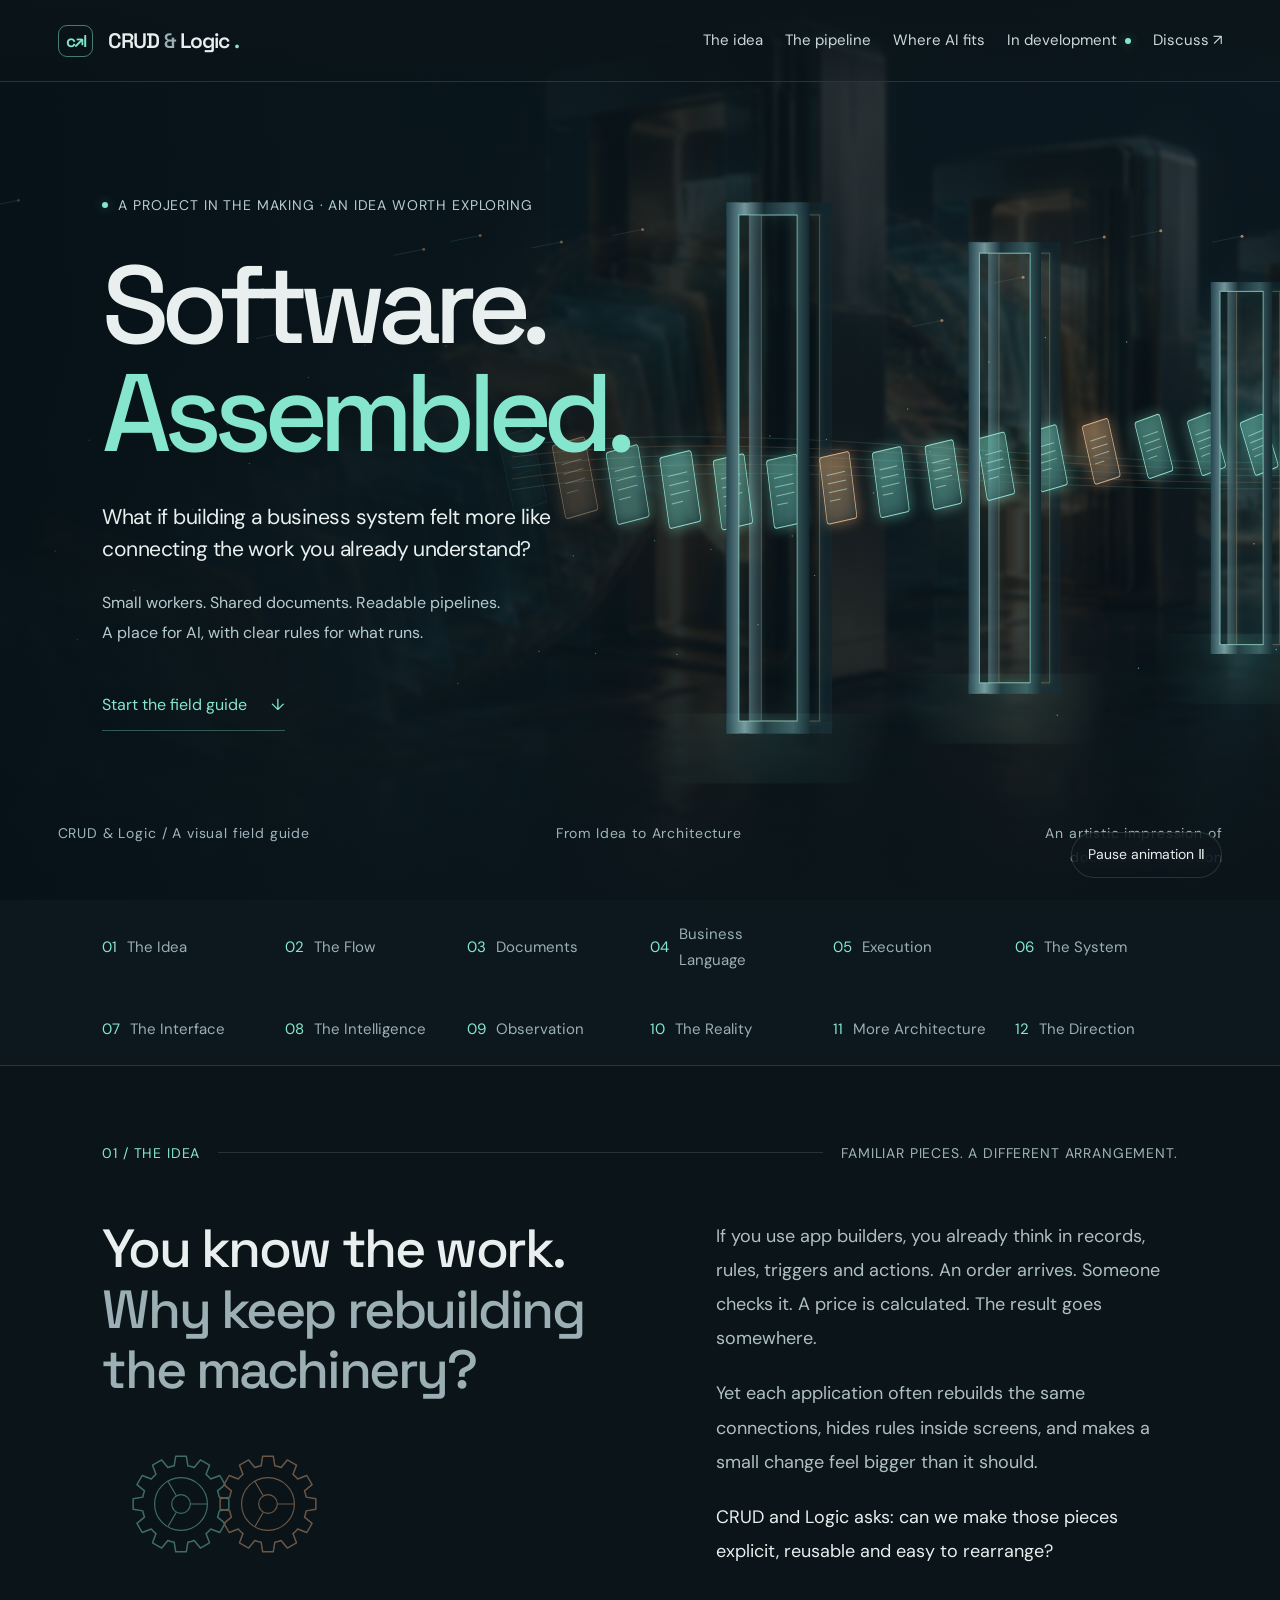
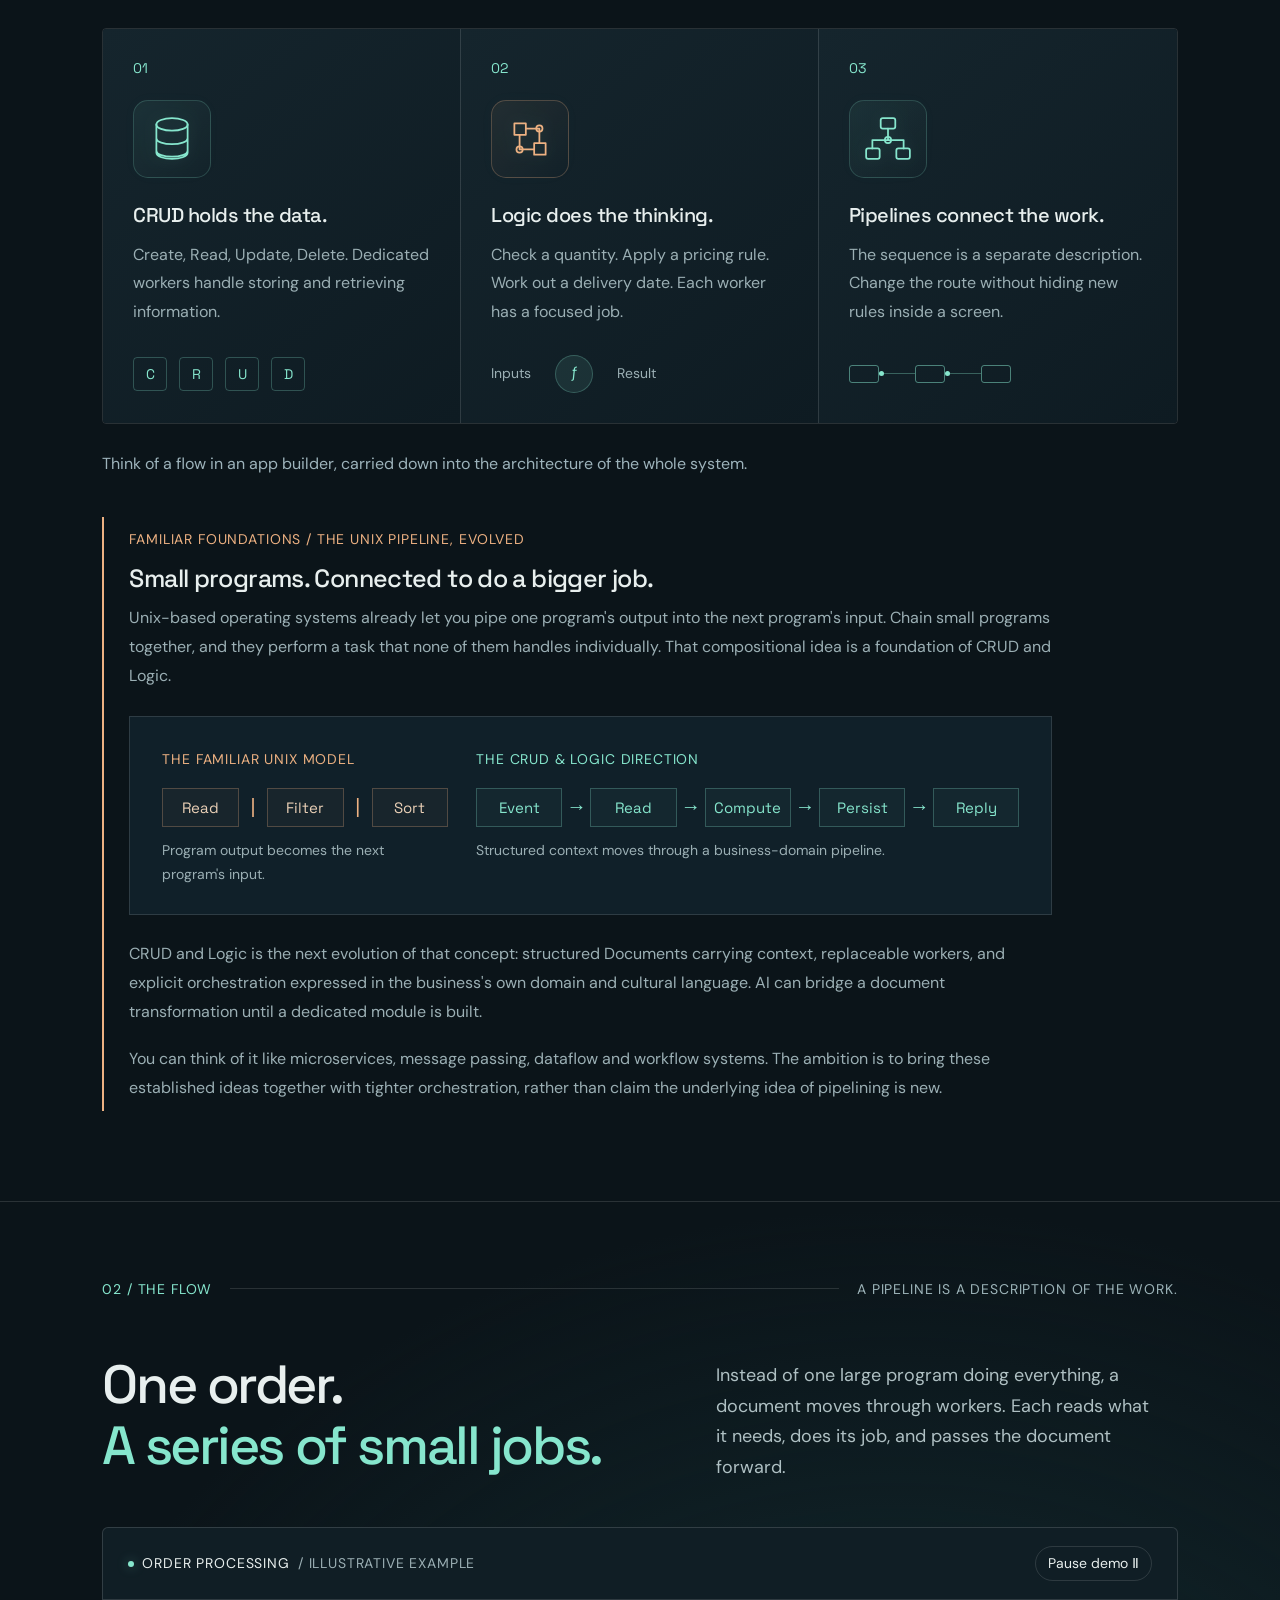
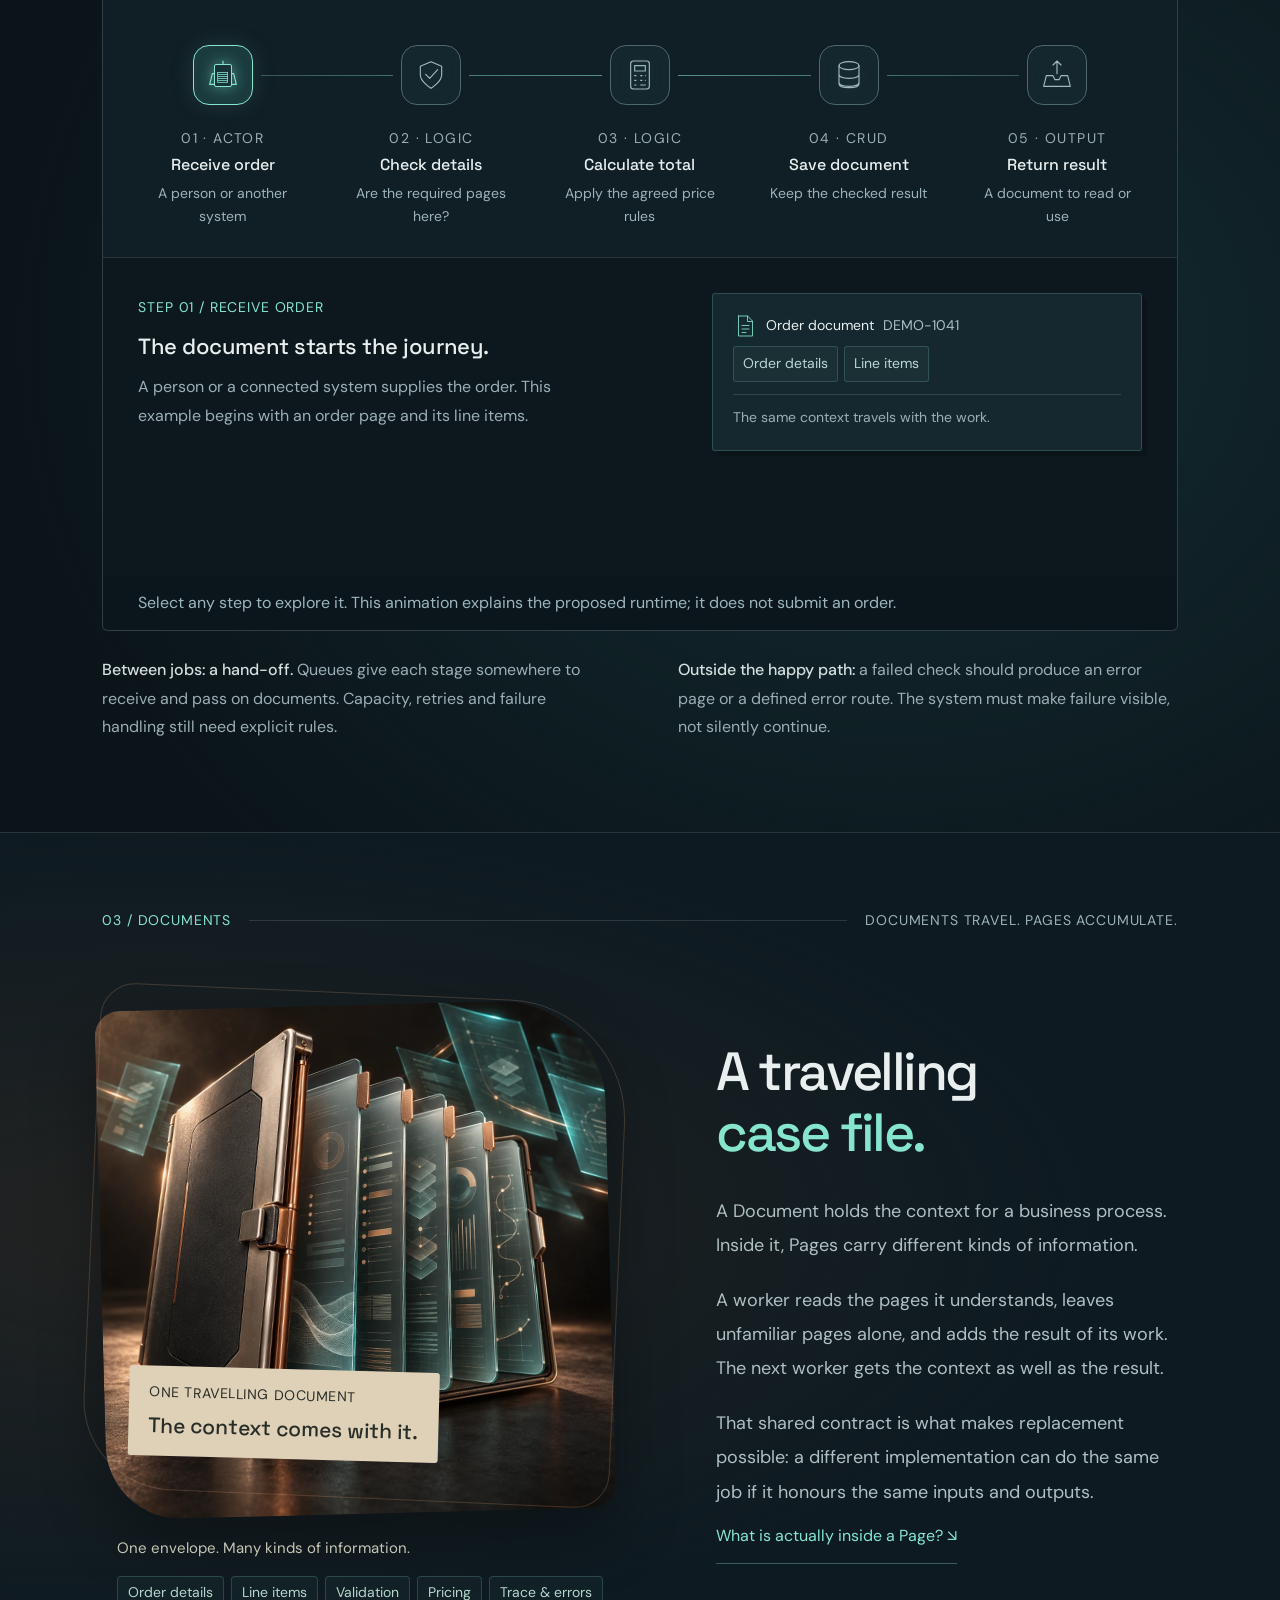
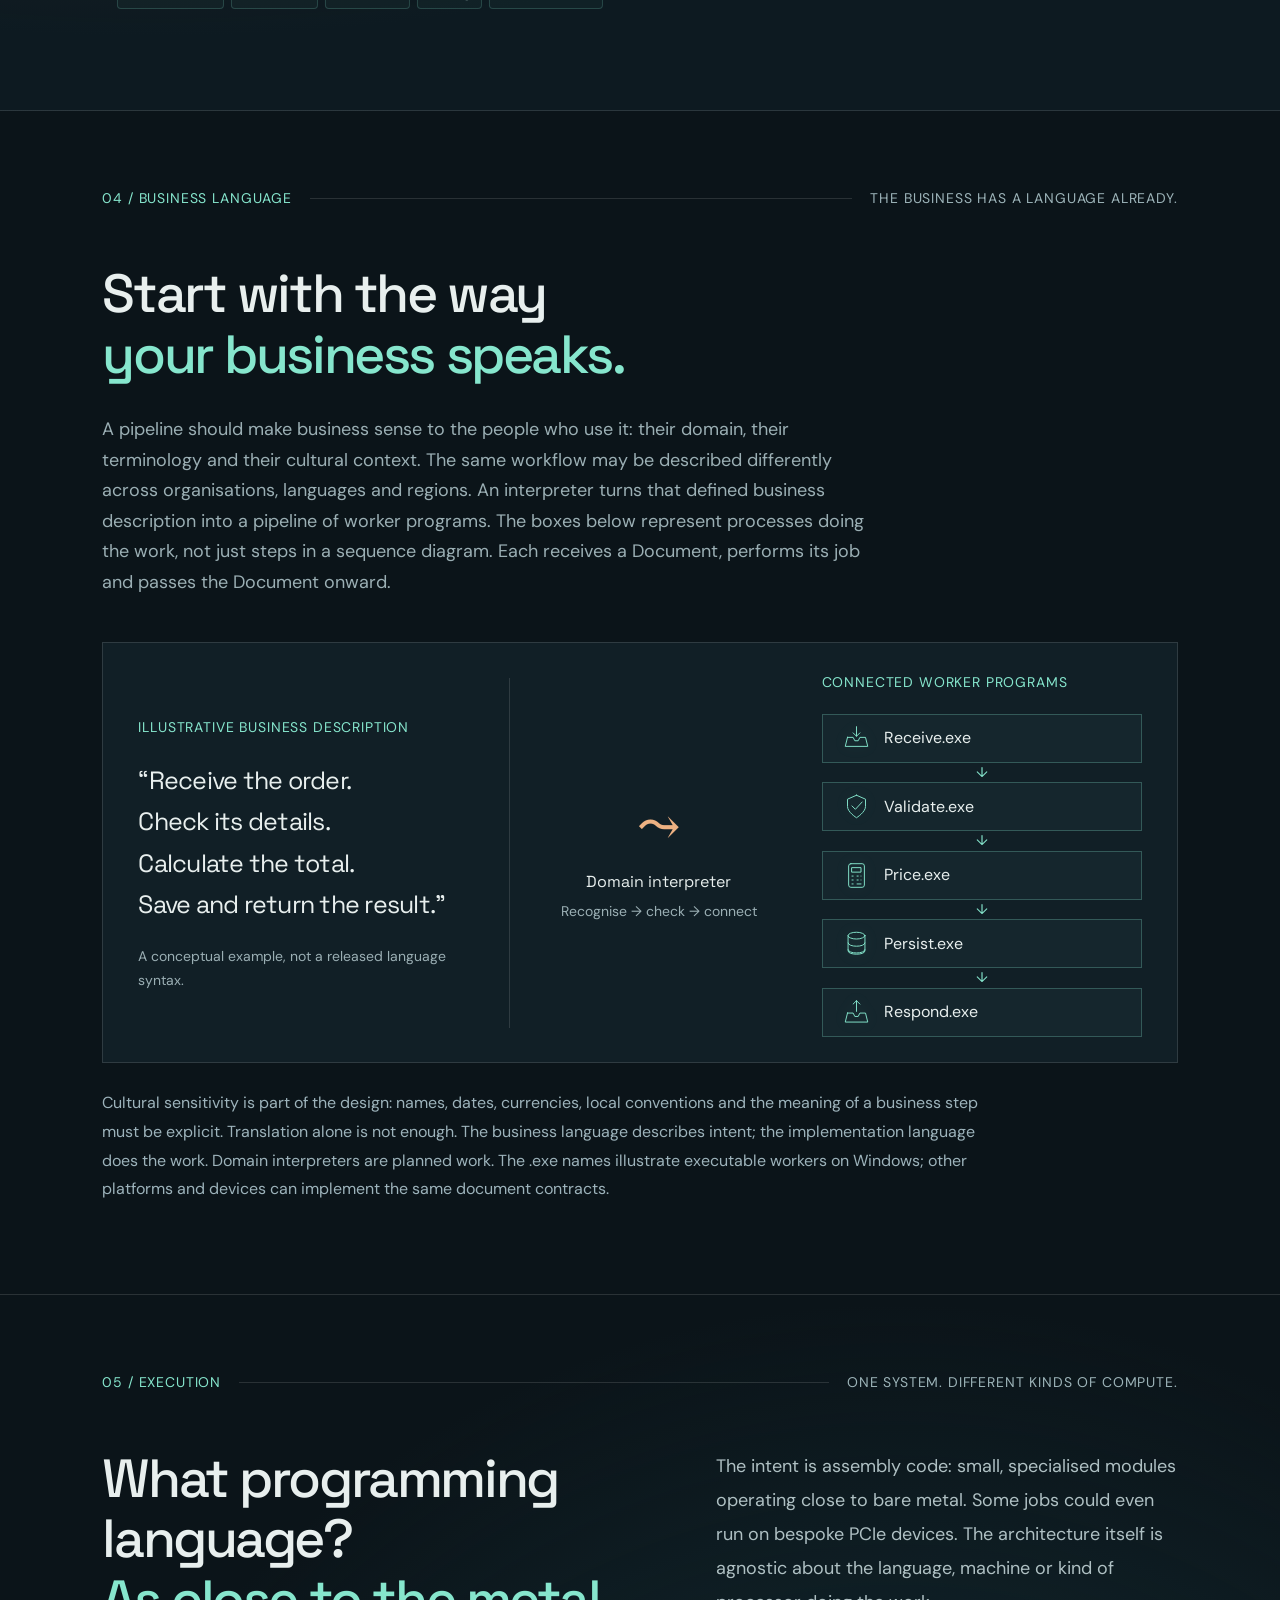
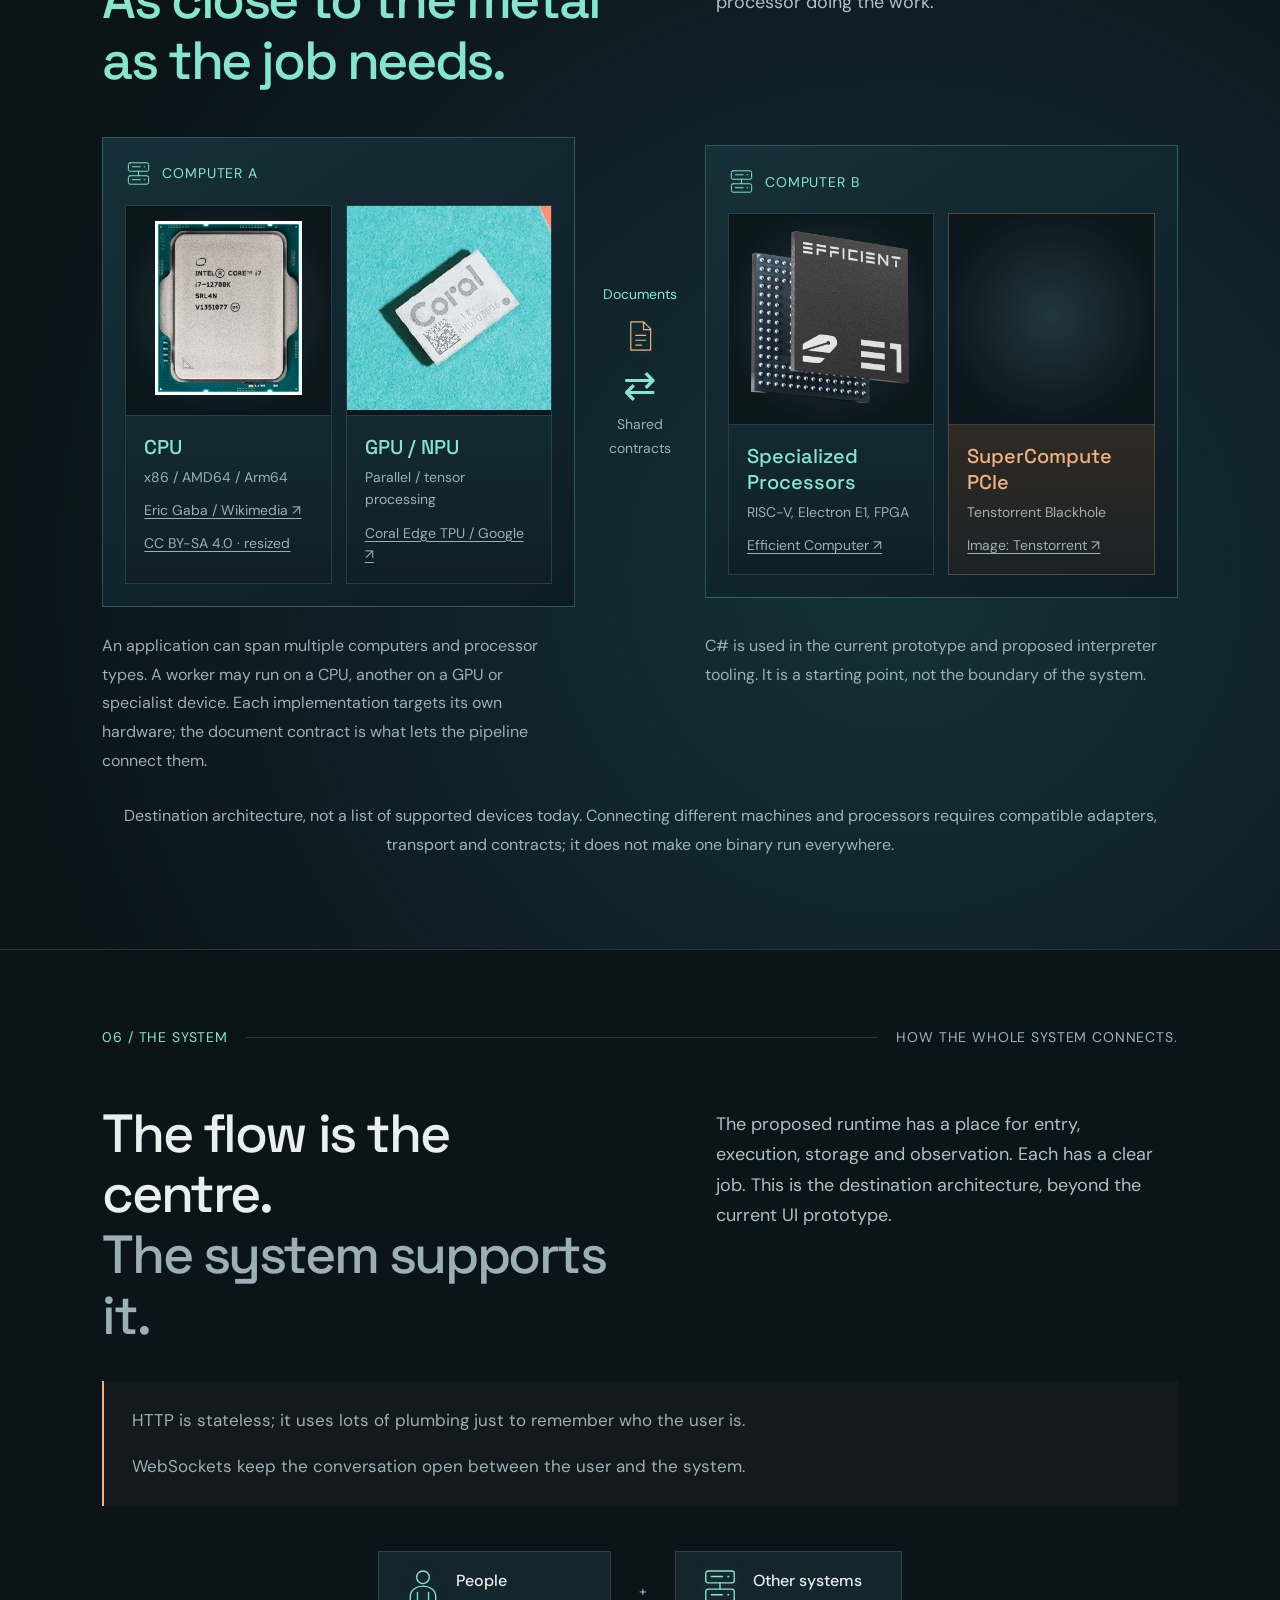
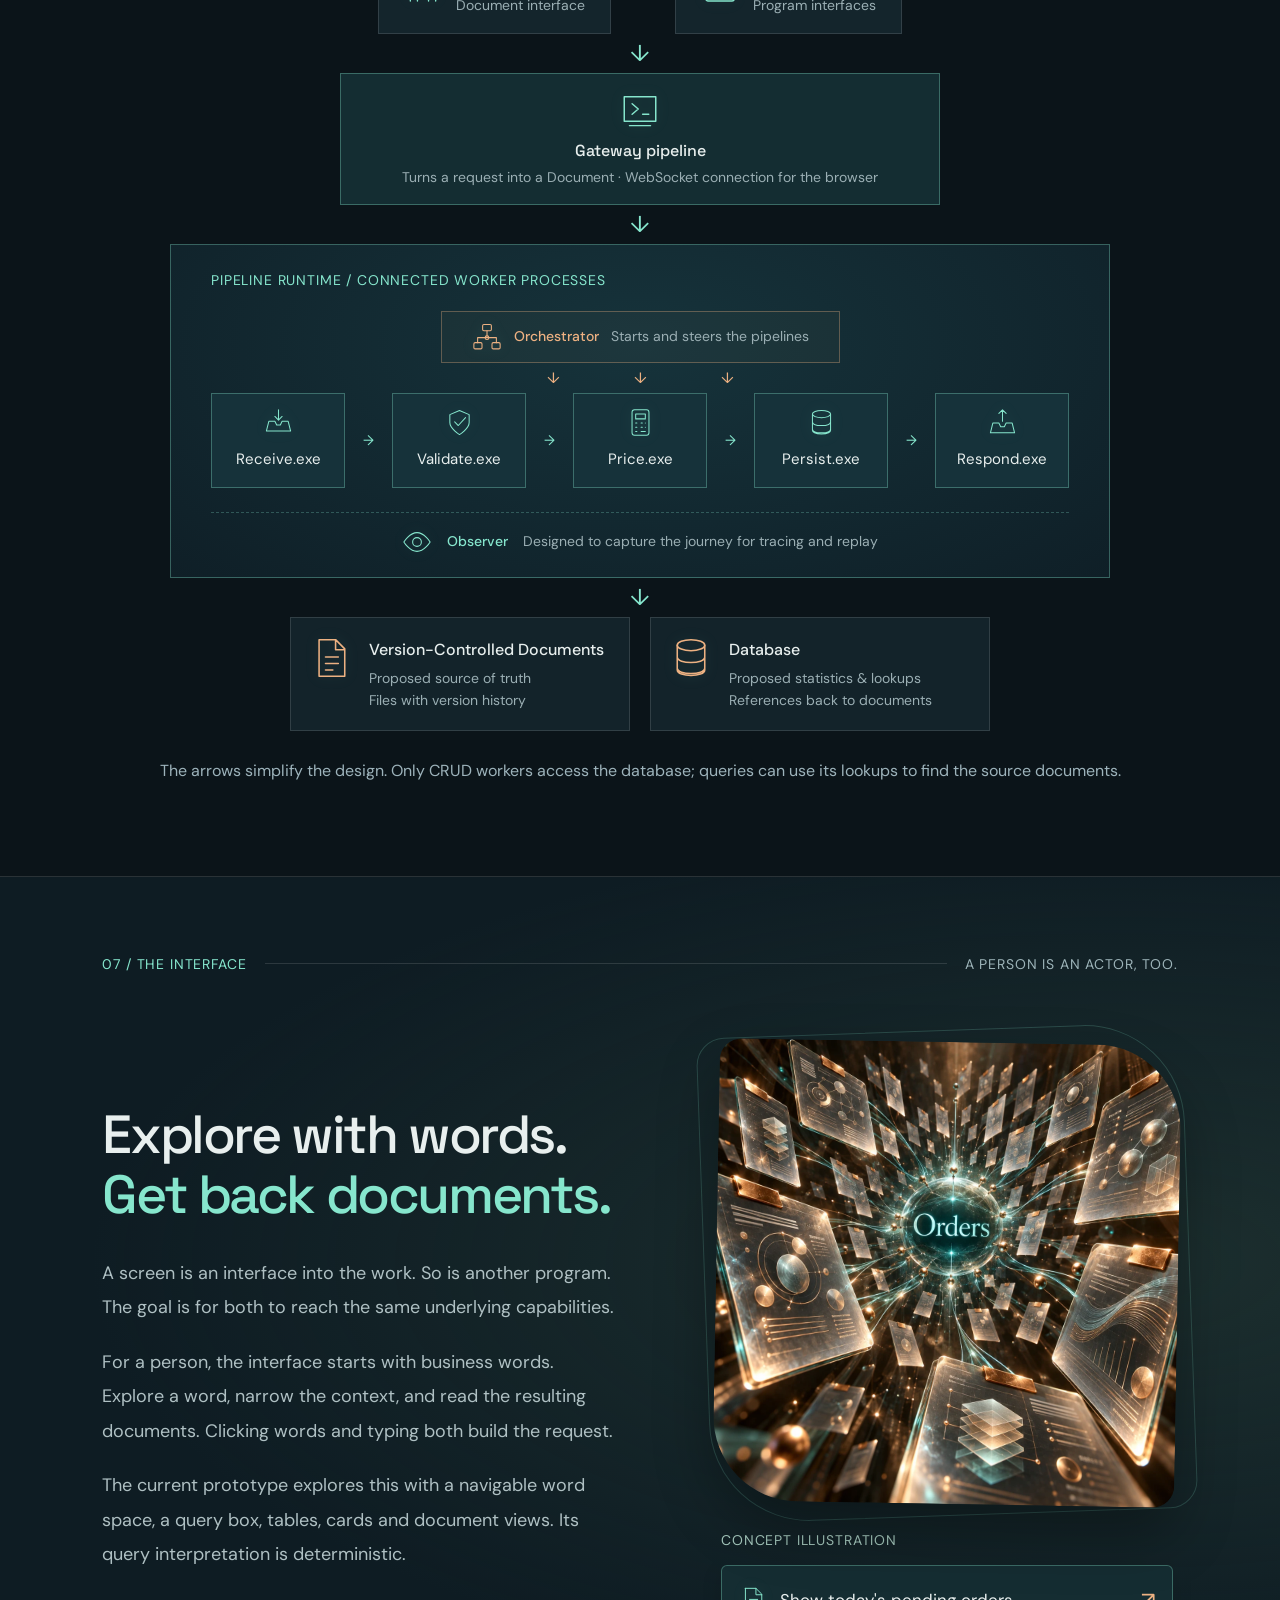
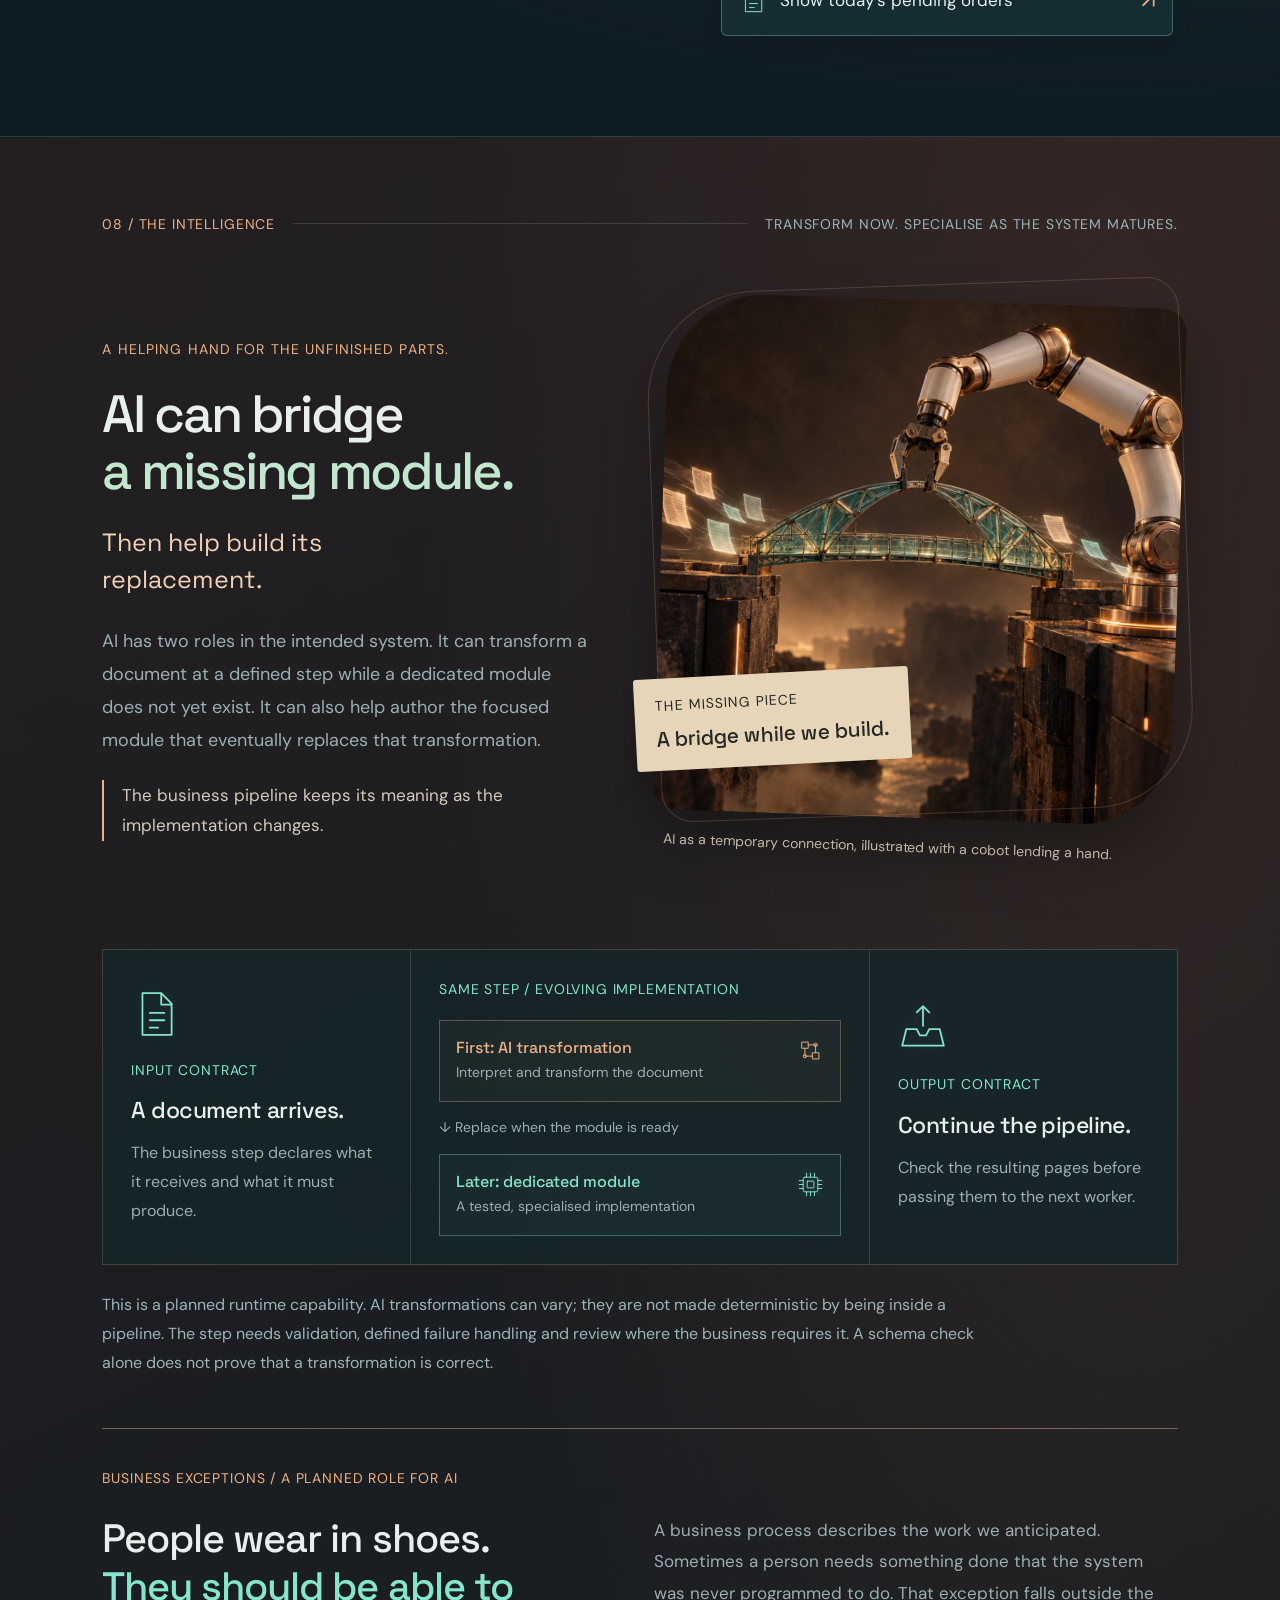
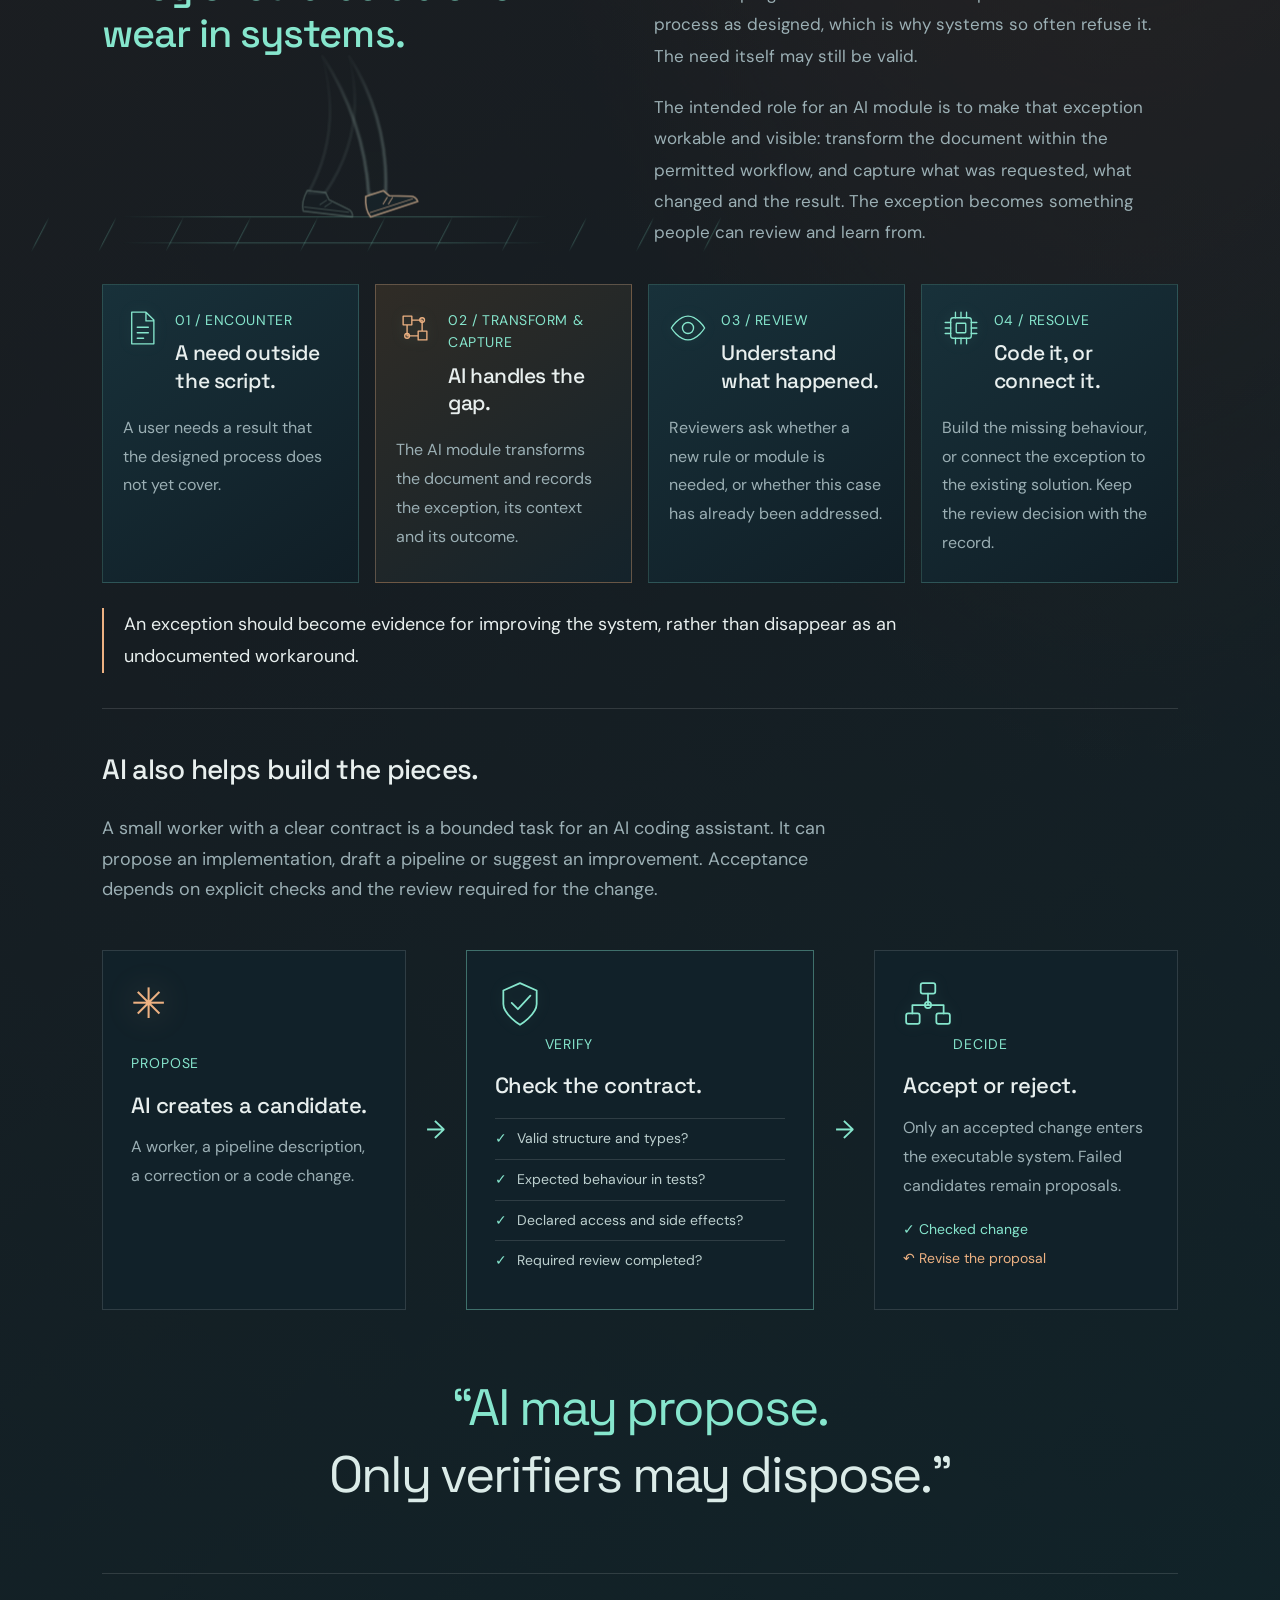
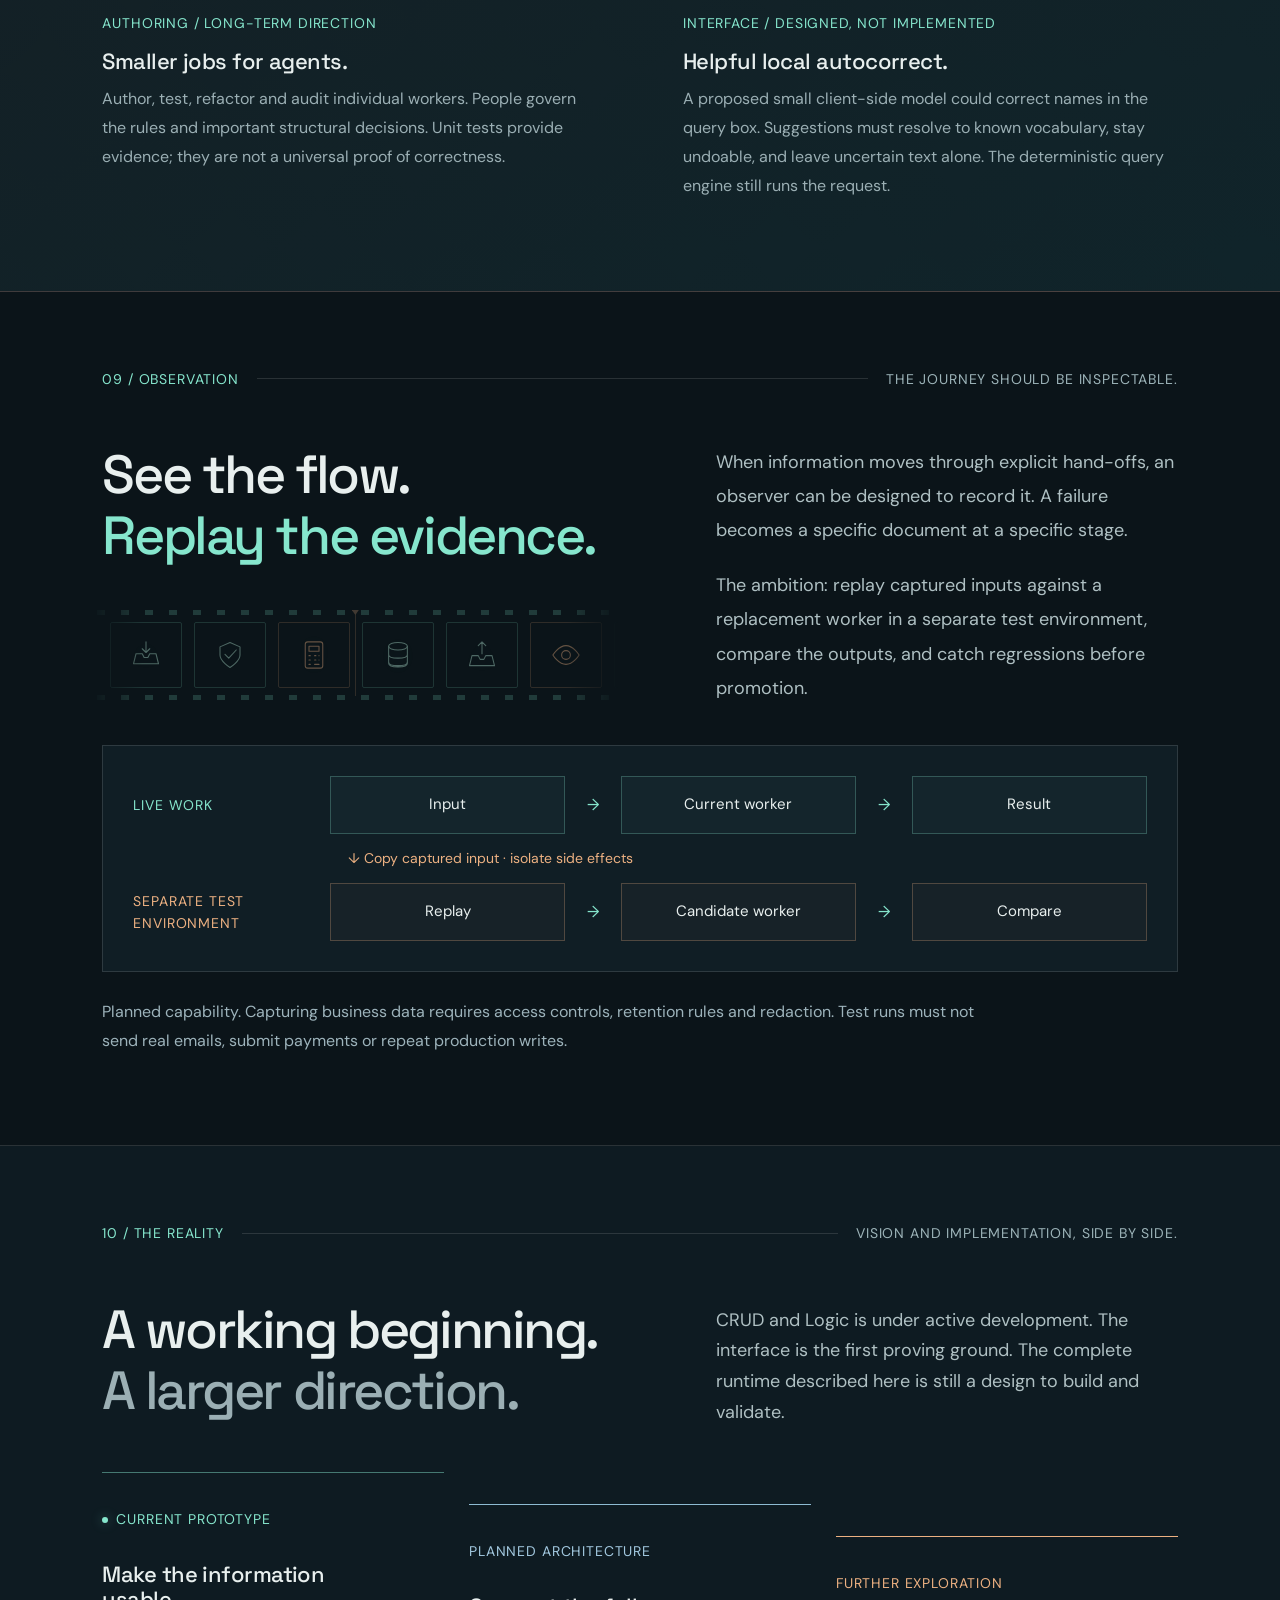
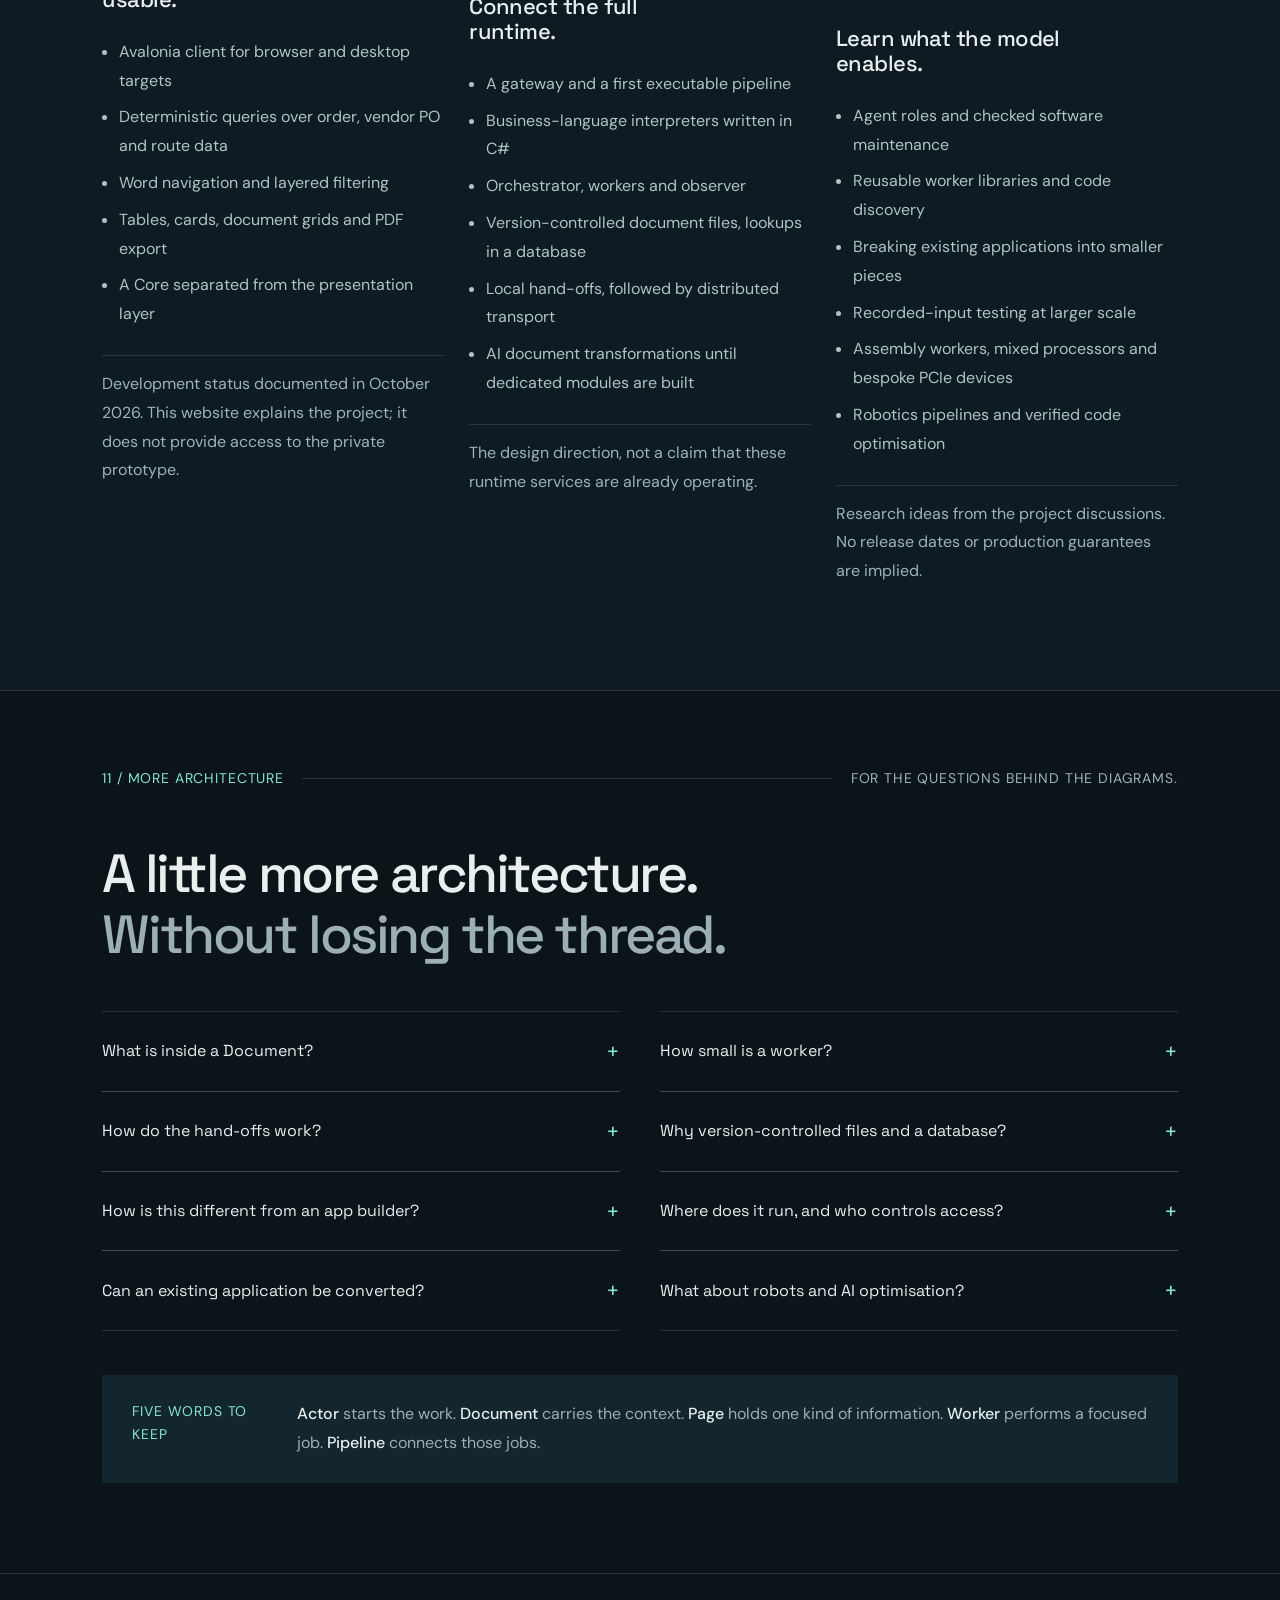
<file: index.html>
<!DOCTYPE html>
<html lang="en">
<head>
<meta charset="utf-8"><meta name="viewport" content="width=device-width, initial-scale=1">
<title>CRUD &amp; Logic — Software, assembled.</title>
<meta name="description" content="A visual guide to CRUD and Logic: business software assembled from documents, small workers and readable pipelines. Explore the architecture and where AI fits.">
<link rel="canonical" href="https://crudandlogic.com/"><meta name="theme-color" content="#0b1419"><meta name="color-scheme" content="dark">
<meta property="og:type" content="website"><meta property="og:url" content="https://crudandlogic.com/"><meta property="og:title" content="CRUD &amp; Logic — Software, assembled."><meta property="og:description" content="Documents carry the context. Workers do one thing. Pipelines connect the work. A visual introduction for people who build business systems."><meta property="og:site_name" content="CRUD &amp; Logic"><meta property="og:image" content="https://crudandlogic.com/assets/img/social-card.jpg"><meta property="og:image:type" content="image/jpeg"><meta property="og:image:width" content="1200"><meta property="og:image:height" content="630"><meta property="og:image:alt" content="Glass documents flowing through precision-engineered gates">
<meta name="twitter:card" content="summary_large_image"><meta name="twitter:title" content="CRUD &amp; Logic — Software, assembled."><meta name="twitter:description" content="An illustrated guide to documents, workers, pipelines and the role of AI."><meta name="twitter:image" content="https://crudandlogic.com/assets/img/social-card.jpg">
<link rel="icon" href="favicon.svg" type="image/svg+xml"><link rel="preconnect" href="https://fonts.googleapis.com"><link rel="preconnect" href="https://fonts.gstatic.com" crossorigin><link href="https://fonts.googleapis.com/css2?family=DM+Sans:wght@400;500;600;700&amp;family=Space+Grotesk:wght@400;500;600;700&amp;display=swap" rel="stylesheet"><link rel="stylesheet" href="assets/css/site.css?v=20261027-51"><script src="assets/js/site.js?v=20261027-51" defer></script>
</head>
<body>
<svg class="icon-sprite" xmlns="http://www.w3.org/2000/svg" aria-hidden="true"><defs><symbol id="icon-database" viewBox="0 0 48 48"><ellipse cx="24" cy="10" rx="15" ry="6"/><path d="M9 10v27c0 8 30 8 30 0V10M9 23c0 8 30 8 30 0M9 35c0 8 30 8 30 0"/></symbol><symbol id="icon-logic" viewBox="0 0 48 48"><path d="M9 9h11v11H9zM28 28h11v11H28zM20 14h13v14M14 20v14h14"/><circle cx="33" cy="14" r="3"/><circle cx="14" cy="34" r="3"/></symbol><symbol id="icon-workflow" viewBox="0 0 48 48"><rect x="17" y="4" width="14" height="10" rx="2"/><rect x="3" y="33" width="13" height="10" rx="2"/><rect x="32" y="33" width="13" height="10" rx="2"/><path d="M24 14v11M9 33v-8h30v8"/><circle cx="24" cy="25" r="3"/></symbol><symbol id="icon-inbox" viewBox="0 0 48 48"><path d="M8 22L4 38h40l-4-16H30l-3 6h-6l-3-6H8zM24 3v17m-6-6l6 6 6-6"/></symbol><symbol id="icon-check" viewBox="0 0 48 48"><path d="M24 4l16 7v13c0 10-16 20-16 20S8 34 8 24V11l16-7zM16 23l6 6 12-13"/></symbol><symbol id="icon-calculator" viewBox="0 0 48 48"><rect x="10" y="3" width="28" height="42" rx="4"/><path d="M16 10h16v8H16zM16 25h2m7 0h2m5 0h0M16 32h2m7 0h2m5 0h0M16 39h2m7 0h7"/></symbol><symbol id="icon-outbox" viewBox="0 0 48 48"><path d="M8 25L4 41h40l-4-16H30l-3 6h-6l-3-6H8zM24 22V3m-6 6l6-6 6 6"/></symbol><symbol id="icon-person" viewBox="0 0 48 48"><circle cx="24" cy="13" r="8"/><path d="M8 43v-6c0-17 32-17 32 0v6M17 32v11m14-11v11"/></symbol><symbol id="icon-server" viewBox="0 0 48 48"><rect x="6" y="5" width="36" height="15" rx="3"/><rect x="6" y="28" width="36" height="15" rx="3"/><path d="M13 12h14M13 35h14M34 12h1M34 35h1M24 20v8"/></symbol><symbol id="icon-document" viewBox="0 0 48 48"><path d="M11 4h18l10 10v30H11V4zM29 4v11h10M18 23h14M18 30h14M18 37h8"/></symbol><symbol id="icon-eye" viewBox="0 0 48 48"><path d="M3 24S12 9 24 9s21 15 21 15-9 15-21 15S3 24 3 24z"/><circle cx="24" cy="24" r="7"/></symbol><symbol id="icon-gateway" viewBox="0 0 48 48"><path d="M6 10h36v28H6zM15 18l7 6-7 6M27 30h7M12 43h24"/></symbol><symbol id="icon-chip" viewBox="0 0 48 48"><rect x="11" y="11" width="26" height="26" rx="3"/><rect x="18" y="18" width="12" height="12" rx="1"/><path d="M17 4v7m7-7v7m7-7v7M17 37v7m7-7v7m7-7v7M4 17h7m-7 7h7m-7 7h7M37 17h7m-7 7h7m-7 7h7"/></symbol><filter id="film-rewind-soft" x="-15%" y="-30%" width="130%" height="160%" color-interpolation-filters="sRGB"><feGaussianBlur stdDeviation="1.4 .15"/></filter><filter id="film-rewind-fast" x="-15%" y="-30%" width="130%" height="160%" color-interpolation-filters="sRGB"><feGaussianBlur stdDeviation="3.4 .3"/></filter></defs></svg>
<a class="skip-link" href="#main">Skip to content</a>
<header class="site-header"><a class="brand" href="#top"><span class="brand-icon" aria-hidden="true">c↗l</span> CRUD <span class="muted">&amp;</span> Logic<span class="mint">.</span></a><nav aria-label="Primary"><a href="#idea">The idea</a><a href="#pipeline">The pipeline</a><a href="#ai">Where AI fits</a><a href="#progress">In development <i class="status-dot"></i></a><a href="#contact">Discuss ↗</a></nav><button id="motion-toggle" type="button" aria-pressed="false" hidden>Pause animation Ⅱ</button></header>
<main id="main">
<section class="hero" id="top" aria-labelledby="hero-title"><div class="hero-image" aria-hidden="true"></div><div class="hero-shade" aria-hidden="true"></div><canvas id="hero-particles" aria-hidden="true"></canvas><div class="hero-content"><p class="eyebrow"><i class="status-dot"></i> A project in the making · An idea worth exploring</p><h1 id="hero-title">Software.<br><span class="mint">Assembled.</span></h1><p class="hero-lead">What if building a business system felt more like connecting the work you already understand?</p><p class="hero-sub">Small workers. Shared documents. Readable pipelines.<br>A place for AI, with clear rules for what runs.</p><a class="text-link" href="#idea">Start the field guide <span aria-hidden="true">↓</span></a></div><div class="hero-foot"><span>CRUD &amp; Logic / A visual field guide</span><span>From Idea to Architecture</span><span>An artistic impression of documents in motion</span></div></section>
<nav class="chapter-nav" aria-label="Chapters"><a href="#idea">01 <span>The Idea</span></a><a href="#pipeline">02 <span>The Flow</span></a><a href="#documents">03 <span>Documents</span></a><a href="#language">04 <span>Business Language</span></a><a href="#execution">05 <span>Execution</span></a><a href="#architecture">06 <span>The System</span></a><a href="#interface">07 <span>The Interface</span></a><a href="#ai">08 <span>The Intelligence</span></a><a href="#observation">09 <span>Observation</span></a><a href="#progress">10 <span>The Reality</span></a><a href="#deep-dive">11 <span>More Architecture</span></a><a href="#contact">12 <span>The Direction</span></a></nav>

<section class="panel" id="idea"><div class="section-label"><span>01 / The Idea</span><i></i><span>Familiar pieces. A different arrangement.</span></div><div class="split"><div class="idea-heading-art"><h2>You know the work.<br><span class="muted">Why keep rebuilding<br>the machinery?</span></h2><div class="gears-scene" aria-hidden="true"><svg viewBox="0 0 300 170" focusable="false"><g transform="translate(94 85)"><g class="gear-wheel gear-clockwise"><path d="M48.30 -12.94 L49.21 -8.85 L61.63 -6.80 L61.63 6.80 L49.21 8.85 L48.30 12.94 L48.30 12.94 L47.04 16.94 L56.77 24.92 L49.97 36.70 L38.19 32.27 L35.36 35.36 L35.36 35.36 L32.27 38.19 L36.70 49.97 L24.92 56.77 L16.94 47.04 L12.94 48.30 L12.94 48.30 L8.85 49.21 L6.80 61.63 L-6.80 61.63 L-8.85 49.21 L-12.94 48.30 L-12.94 48.30 L-16.94 47.04 L-24.92 56.77 L-36.70 49.97 L-32.27 38.19 L-35.36 35.36 L-35.36 35.36 L-38.19 32.27 L-49.97 36.70 L-56.77 24.92 L-47.04 16.94 L-48.30 12.94 L-48.30 12.94 L-49.21 8.85 L-61.63 6.80 L-61.63 -6.80 L-49.21 -8.85 L-48.30 -12.94 L-48.30 -12.94 L-47.04 -16.94 L-56.77 -24.92 L-49.97 -36.70 L-38.19 -32.27 L-35.36 -35.36 L-35.36 -35.36 L-32.27 -38.19 L-36.70 -49.97 L-24.92 -56.77 L-16.94 -47.04 L-12.94 -48.30 L-12.94 -48.30 L-8.85 -49.21 L-6.80 -61.63 L6.80 -61.63 L8.85 -49.21 L12.94 -48.30 L12.94 -48.30 L16.94 -47.04 L24.92 -56.77 L36.70 -49.97 L32.27 -38.19 L35.36 -35.36 L35.36 -35.36 L38.19 -32.27 L49.97 -36.70 L56.77 -24.92 L47.04 -16.94 L48.30 -12.94 Z"/><circle r="34"/><circle r="12"/><path d="M13.00 0.00L33.00 0.00"/><path d="M-6.50 11.26L-16.50 28.58"/><path d="M-6.50 -11.26L-16.50 -28.58"/></g></g><g transform="translate(206 85)"><g class="gear-wheel gear-counterclockwise"><path d="M48.30 -12.94 L49.21 -8.85 L61.63 -6.80 L61.63 6.80 L49.21 8.85 L48.30 12.94 L48.30 12.94 L47.04 16.94 L56.77 24.92 L49.97 36.70 L38.19 32.27 L35.36 35.36 L35.36 35.36 L32.27 38.19 L36.70 49.97 L24.92 56.77 L16.94 47.04 L12.94 48.30 L12.94 48.30 L8.85 49.21 L6.80 61.63 L-6.80 61.63 L-8.85 49.21 L-12.94 48.30 L-12.94 48.30 L-16.94 47.04 L-24.92 56.77 L-36.70 49.97 L-32.27 38.19 L-35.36 35.36 L-35.36 35.36 L-38.19 32.27 L-49.97 36.70 L-56.77 24.92 L-47.04 16.94 L-48.30 12.94 L-48.30 12.94 L-49.21 8.85 L-61.63 6.80 L-61.63 -6.80 L-49.21 -8.85 L-48.30 -12.94 L-48.30 -12.94 L-47.04 -16.94 L-56.77 -24.92 L-49.97 -36.70 L-38.19 -32.27 L-35.36 -35.36 L-35.36 -35.36 L-32.27 -38.19 L-36.70 -49.97 L-24.92 -56.77 L-16.94 -47.04 L-12.94 -48.30 L-12.94 -48.30 L-8.85 -49.21 L-6.80 -61.63 L6.80 -61.63 L8.85 -49.21 L12.94 -48.30 L12.94 -48.30 L16.94 -47.04 L24.92 -56.77 L36.70 -49.97 L32.27 -38.19 L35.36 -35.36 L35.36 -35.36 L38.19 -32.27 L49.97 -36.70 L56.77 -24.92 L47.04 -16.94 L48.30 -12.94 Z"/><circle r="34"/><circle r="12"/><path d="M13.00 0.00L33.00 0.00"/><path d="M-6.50 11.26L-16.50 28.58"/><path d="M-6.50 -11.26L-16.50 -28.58"/></g></g></svg></div></div><div class="body-copy"><p>If you use app builders, you already think in records, rules, triggers and actions. An order arrives. Someone checks it. A price is calculated. The result goes somewhere.</p><p>Yet each application often rebuilds the same connections, hides rules inside screens, and makes a small change feel bigger than it should.</p><p class="emphasis">CRUD and Logic asks: can we make those pieces explicit, reusable and easy to rearrange?</p></div></div><div class="principles"><article><span class="number">01</span><svg class="principle-art" viewBox="0 0 48 48" aria-hidden="true"><use href="#icon-database"></use></svg><h3>CRUD holds the data.</h3><p>Create, Read, Update, Delete. Dedicated workers handle storing and retrieving information.</p><div class="mini-code" aria-hidden="true"><span>C</span><span>R</span><span>U</span><span>D</span></div></article><article><span class="number">02</span><svg class="principle-art" viewBox="0 0 48 48" aria-hidden="true"><use href="#icon-logic"></use></svg><h3>Logic does the thinking.</h3><p>Check a quantity. Apply a pricing rule. Work out a delivery date. Each worker has a focused job.</p><div class="mini-rule" aria-hidden="true">Inputs <b>ƒ</b> Result</div></article><article><span class="number">03</span><svg class="principle-art" viewBox="0 0 48 48" aria-hidden="true"><use href="#icon-workflow"></use></svg><h3>Pipelines connect the work.</h3><p>The sequence is a separate description. Change the route without hiding new rules inside a screen.</p><div class="mini-pipeline" aria-hidden="true"><i></i><b></b><i></i><b></b><i></i></div></article></div><p class="margin-note">Think of a flow in an app builder, carried down into the architecture of the whole system.</p><aside class="heritage" id="unix"><span class="tiny-label">FAMILIAR FOUNDATIONS / THE UNIX PIPELINE, EVOLVED</span><h3>Small programs. Connected to do a bigger job.</h3><p>Unix-based operating systems already let you pipe one program's output into the next program's input. Chain small programs together, and they perform a task that none of them handles individually. That compositional idea is a foundation of CRUD and Logic.</p><div class="unix-lineage"><div><span class="tiny-label">THE FAMILIAR UNIX MODEL</span><div class="unix-chain"><span>Read</span><b aria-hidden="true">|</b><span>Filter</span><b aria-hidden="true">|</b><span>Sort</span></div><small>Program output becomes the next program's input.</small></div><div><span class="tiny-label">THE CRUD &amp; LOGIC DIRECTION</span><div class="unix-chain document-chain"><span>Event</span><b aria-hidden="true">→</b><span>Read</span><b aria-hidden="true">→</b><span>Compute</span><b aria-hidden="true">→</b><span>Persist</span><b aria-hidden="true">→</b><span>Reply</span></div><small>Structured context moves through a business-domain pipeline.</small></div></div><p>CRUD and Logic is the next evolution of that concept: structured Documents carrying context, replaceable workers, and explicit orchestration expressed in the business's own domain and cultural language. AI can bridge a document transformation until a dedicated module is built.</p><p>You can think of it like microservices, message passing, dataflow and workflow systems. The ambition is to bring these established ideas together with tighter orchestration, rather than claim the underlying idea of pipelining is new.</p></aside></section>

<section class="panel pipeline-panel" id="pipeline"><div class="section-label"><span>02 / The Flow</span><i></i><span>A pipeline is a description of the work.</span></div><div class="split"><h2>One order.<br><span class="mint">A series of small jobs.</span></h2><p class="section-intro">Instead of one large program doing everything, a document moves through workers. Each reads what it needs, does its job, and passes the document forward.</p></div><div class="simulation"><div class="simulation-bar"><span><i class="status-dot" aria-hidden="true"></i> ORDER PROCESSING <span class="muted">/ ILLUSTRATIVE EXAMPLE</span></span><button id="pipeline-play" type="button" hidden>Pause demo Ⅱ</button></div><div class="flow-track" id="flow-track"><div class="flow-line" aria-hidden="true"></div><div class="travelling-doc" aria-hidden="true">▤</div><button class="flow-step active" type="button" data-step="0" aria-pressed="true"><span class="step-icon" aria-hidden="true"><svg class="concept-icon" viewBox="0 0 48 48" aria-hidden="true"><use href="#icon-inbox"></use></svg></span><small>01 · ACTOR</small><strong>Receive order</strong><span>A person or another system</span></button><button class="flow-step" type="button" data-step="1" aria-pressed="false"><span class="step-icon" aria-hidden="true"><svg class="concept-icon" viewBox="0 0 48 48" aria-hidden="true"><use href="#icon-check"></use></svg></span><small>02 · LOGIC</small><strong>Check details</strong><span>Are the required pages here?</span></button><button class="flow-step" type="button" data-step="2" aria-pressed="false"><span class="step-icon" aria-hidden="true"><svg class="concept-icon" viewBox="0 0 48 48" aria-hidden="true"><use href="#icon-calculator"></use></svg></span><small>03 · LOGIC</small><strong>Calculate total</strong><span>Apply the agreed price rules</span></button><button class="flow-step" type="button" data-step="3" aria-pressed="false"><span class="step-icon" aria-hidden="true"><svg class="concept-icon" viewBox="0 0 48 48" aria-hidden="true"><use href="#icon-database"></use></svg></span><small>04 · CRUD</small><strong>Save document</strong><span>Keep the checked result</span></button><button class="flow-step" type="button" data-step="4" aria-pressed="false"><span class="step-icon" aria-hidden="true"><svg class="concept-icon" viewBox="0 0 48 48" aria-hidden="true"><use href="#icon-outbox"></use></svg></span><small>05 · OUTPUT</small><strong>Return result</strong><span>A document to read or use</span></button></div><div class="flow-detail"><div><span class="detail-kicker" id="step-label">STEP 01 / RECEIVE ORDER</span><h3 id="step-title">The document starts the journey.</h3><p id="step-description">A person or a connected system supplies the order. This example begins with an order page and its line items.</p></div><div class="document-preview"><div class="doc-title"><svg class="concept-icon" viewBox="0 0 48 48" aria-hidden="true"><use href="#icon-document"></use></svg> Order document <span>DEMO-1041</span></div><ul id="document-pages"><li>Order details</li><li>Line items</li></ul><p id="document-note">The same context travels with the work.</p></div></div><p class="simulation-note">Select any step to explore it. This animation explains the proposed runtime; it does not submit an order.</p><noscript><div class="pipeline-fallback"><p>The pipeline, step by step:</p><ol><li><b>Receive order.</b> A person or system supplies order details and line items.</li><li><b>Check details.</b> A validation worker checks required inputs and adds a validation page. Failed checks follow a defined error route.</li><li><b>Calculate total.</b> A pricing worker applies the agreed business rules and adds a pricing result without performing database access.</li><li><b>Save document.</b> A CRUD worker preserves the checked result. The proposed storage design keeps document files under version control and keeps lookup references in a database.</li><li><b>Return result.</b> The gateway returns the result to a person or another system.</li></ol></div></noscript></div><div class="under-diagram"><p><b>Between jobs: a hand-off.</b> Queues give each stage somewhere to receive and pass on documents. Capacity, retries and failure handling still need explicit rules.</p><p><b>Outside the happy path:</b> a failed check should produce an error page or a defined error route. The system must make failure visible, not silently continue.</p></div></section>

<section class="panel document-panel" id="documents"><div class="section-label"><span>03 / Documents</span><i></i><span>Documents travel. Pages accumulate.</span></div><div class="split align-center"><figure class="case-file-figure"><img src="assets/img/travelling-case-file.webp" alt="A tangible graphite and copper case file holds layered translucent pages, with incoming teal document sheets joining it" width="1200" height="1200" loading="lazy" decoding="async"><div class="case-file-callout"><span>ONE TRAVELLING DOCUMENT</span><b>The context comes with it.</b></div><figcaption><p>One envelope. Many kinds of information.</p><ul class="case-file-pages" aria-label="Example pages inside a document"><li>Order details</li><li>Line items</li><li>Validation</li><li>Pricing</li><li>Trace &amp; errors</li></ul></figcaption></figure><div class="body-copy"><h2>A travelling<br><span class="mint">case file.</span></h2><p>A Document holds the context for a business process. Inside it, Pages carry different kinds of information.</p><p>A worker reads the pages it understands, leaves unfamiliar pages alone, and adds the result of its work. The next worker gets the context as well as the result.</p><p>That shared contract is what makes replacement possible: a different implementation can do the same job if it honours the same inputs and outputs.</p><a class="text-link" href="#deep-dive">What is actually inside a Page? ↘</a></div></div></section>

<section class="panel" id="language"><div class="section-label"><span>04 / Business Language</span><i></i><span>The business has a language already.</span></div><h2>Start with the way<br><span class="mint">your business speaks.</span></h2><p class="wide-intro">A pipeline should make business sense to the people who use it: their domain, their terminology and their cultural context. The same workflow may be described differently across organisations, languages and regions. An interpreter turns that defined business description into a pipeline of worker programs. The boxes below represent processes doing the work, not just steps in a sequence diagram. Each receives a Document, performs its job and passes the Document onward.</p><div class="translation"><div class="language-input"><span class="detail-kicker">ILLUSTRATIVE BUSINESS DESCRIPTION</span><p>“Receive the order.<br>Check its details.<br>Calculate the total.<br>Save and return the result.”</p><small>A conceptual example, not a released language syntax.</small></div><div class="compiler"><span aria-hidden="true">⤳</span><b>Domain interpreter</b><small>Recognise → check → connect</small></div><div class="compiled"><span class="detail-kicker">CONNECTED WORKER PROGRAMS</span><div><span><svg class="concept-icon" viewBox="0 0 48 48" aria-hidden="true"><use href="#icon-inbox"></use></svg>Receive.exe</span><b aria-hidden="true">↓</b><span><svg class="concept-icon" viewBox="0 0 48 48" aria-hidden="true"><use href="#icon-check"></use></svg>Validate.exe</span><b aria-hidden="true">↓</b><span><svg class="concept-icon" viewBox="0 0 48 48" aria-hidden="true"><use href="#icon-calculator"></use></svg>Price.exe</span><b aria-hidden="true">↓</b><span><svg class="concept-icon" viewBox="0 0 48 48" aria-hidden="true"><use href="#icon-database"></use></svg>Persist.exe</span><b aria-hidden="true">↓</b><span><svg class="concept-icon" viewBox="0 0 48 48" aria-hidden="true"><use href="#icon-outbox"></use></svg>Respond.exe</span></div></div></div><p class="margin-note">Cultural sensitivity is part of the design: names, dates, currencies, local conventions and the meaning of a business step must be explicit. Translation alone is not enough. The business language describes intent; the implementation language does the work. Domain interpreters are planned work. The .exe names illustrate executable workers on Windows; other platforms and devices can implement the same document contracts.</p></section>

<section class="panel hardware-panel" id="execution"><div class="section-label"><span>05 / Execution</span><i></i><span>One system. Different kinds of compute.</span></div><div class="split"><h2>What programming language?<br><span class="mint">As close to the metal<br>as the job needs.</span></h2><div class="body-copy"><p>The intent is assembly code: small, specialised modules operating close to bare metal. Some jobs could even run on bespoke PCIe devices. The architecture itself is agnostic about the language, machine or kind of processor doing the work.</p></div></div><div class="hardware-map"><div class="hardware-host"><span class="tiny-label"><svg class="concept-icon" viewBox="0 0 48 48" aria-hidden="true"><use href="#icon-server"></use></svg> COMPUTER A</span><figure class="compute-node "><img class="product-photo" src="assets/img/intel-core-i7.webp" alt="Intel Core i7-12700K CPU photographed from above by Eric Gaba" width="1006" height="1200" loading="lazy" decoding="async"><figcaption><b>CPU</b><span>x86 / AMD64 / Arm64</span><a class="photo-credit" href="https://commons.wikimedia.org/wiki/File:Intel_CPU_Core_i7_12700K_Alder_Lake_top.jpg" target="_blank" rel="noopener noreferrer">Eric Gaba / Wikimedia ↗</a><a class="photo-credit" href="https://creativecommons.org/licenses/by-sa/4.0/" target="_blank" rel="noopener noreferrer">CC BY-SA 4.0 · resized</a></figcaption></figure><figure class="compute-node "><div class="product-photo-frame coral-photo-frame"><img class="coral-photo" src="assets/img/coral-edge-tpu.webp" alt="Google Coral Edge TPU accelerator module, cropped from Google’s product photograph" width="1600" height="979" loading="lazy" decoding="async"></div><figcaption><b>GPU / NPU</b><span>Parallel / tensor processing</span><a class="photo-credit" href="https://developers.googleblog.com/en/coral-makes-edge-ai-even-more-accessible-in-2020/" target="_blank" rel="noopener noreferrer">Coral Edge TPU / Google ↗</a></figcaption></figure></div><div class="hardware-link"><span>Documents</span><svg class="concept-icon" viewBox="0 0 48 48" aria-hidden="true"><use href="#icon-document"></use></svg><b aria-hidden="true">⇄</b><small>Shared contracts</small></div><div class="hardware-host"><span class="tiny-label"><svg class="concept-icon" viewBox="0 0 48 48" aria-hidden="true"><use href="#icon-server"></use></svg> COMPUTER B</span><figure class="compute-node "><img class="product-photo" src="assets/img/electron-e1.webp" alt="Efficient Computer Electron E1 processor, shown from the front and underside" width="1200" height="1200" loading="lazy" decoding="async"><figcaption><b>Specialized Processors</b><span>RISC-V, Electron E1, FPGA</span><a class="photo-credit" href="https://www.efficient.computer/press-kit" target="_blank" rel="noopener noreferrer">Efficient Computer ↗</a></figcaption></figure><figure class="compute-node bespoke"><div class="product-photo-frame"><img class="product-photo blackhole-photo" src="assets/img/blackhole-p100a.webp" alt="Tenstorrent Blackhole p100a PCIe accelerator board with its processor and PCIe connector visible" width="1200" height="1200" loading="lazy" decoding="async"></div><figcaption><b>SuperCompute PCIe</b><span>Tenstorrent Blackhole</span><a class="photo-credit" href="https://tenstorrent.com/en/hardware/cards" target="_blank" rel="noopener noreferrer">Image: Tenstorrent ↗</a></figcaption></figure></div></div><div class="under-diagram hardware-context"><p>An application can span multiple computers and processor types. A worker may run on a CPU, another on a GPU or specialist device. Each implementation targets its own hardware; the document contract is what lets the pipeline connect them.</p><p>C# is used in the current prototype and proposed interpreter tooling. It is a starting point, not the boundary of the system.</p></div><p class="margin-note">Destination architecture, not a list of supported devices today. Connecting different machines and processors requires compatible adapters, transport and contracts; it does not make one binary run everywhere.</p></section>

<section class="panel" id="architecture"><div class="section-label"><span>06 / The System</span><i></i><span>How the whole system connects.</span></div><div class="split"><h2>The flow is the centre.<br><span class="muted">The system supports it.</span></h2><p class="section-intro">The proposed runtime has a place for entry, execution, storage and observation. Each has a clear job. This is the destination architecture, beyond the current UI prototype.</p></div><aside class="transport-note"><p>HTTP is stateless; it uses lots of plumbing just to remember who the user is.</p><p>WebSockets keep the conversation open between the user and the system.</p></aside><div class="system-map"><div class="map-top"><div class="map-actor"><svg class="concept-icon" viewBox="0 0 48 48" aria-hidden="true"><use href="#icon-person"></use></svg><b>People</b><small>Document interface</small></div><span class="map-plus">+</span><div class="map-actor"><svg class="concept-icon" viewBox="0 0 48 48" aria-hidden="true"><use href="#icon-server"></use></svg><b>Other systems</b><small>Program interfaces</small></div></div><div class="map-arrow" aria-hidden="true">↓</div><div class="map-gateway"><svg class="concept-icon" viewBox="0 0 48 48" aria-hidden="true"><use href="#icon-gateway"></use></svg><b>Gateway pipeline</b><span>Turns a request into a Document · WebSocket connection for the browser</span></div><div class="map-arrow" aria-hidden="true">↓</div><div class="runtime-box"><span class="runtime-label">PIPELINE RUNTIME / CONNECTED WORKER PROCESSES</span><div class="map-control"><div><svg class="concept-icon" viewBox="0 0 48 48" aria-hidden="true"><use href="#icon-workflow"></use></svg><b>Orchestrator</b><span>Starts and steers the pipelines</span></div><span aria-hidden="true">↓ ↓ ↓</span></div><div class="runtime-flow"><span><svg class="concept-icon" viewBox="0 0 48 48" aria-hidden="true"><use href="#icon-inbox"></use></svg>Receive.exe</span><i aria-hidden="true">→</i><span><svg class="concept-icon" viewBox="0 0 48 48" aria-hidden="true"><use href="#icon-check"></use></svg>Validate.exe</span><i aria-hidden="true">→</i><span><svg class="concept-icon" viewBox="0 0 48 48" aria-hidden="true"><use href="#icon-calculator"></use></svg>Price.exe</span><i aria-hidden="true">→</i><span><svg class="concept-icon" viewBox="0 0 48 48" aria-hidden="true"><use href="#icon-database"></use></svg>Persist.exe</span><i aria-hidden="true">→</i><span><svg class="concept-icon" viewBox="0 0 48 48" aria-hidden="true"><use href="#icon-outbox"></use></svg>Respond.exe</span></div><div class="map-observer"><svg class="concept-icon" viewBox="0 0 48 48" aria-hidden="true"><use href="#icon-eye"></use></svg><b>Observer</b><span>Designed to capture the journey for tracing and replay</span></div></div><div class="map-arrow" aria-hidden="true">↓</div><div class="map-storage"><div><svg class="concept-icon" viewBox="0 0 48 48" aria-hidden="true"><use href="#icon-document"></use></svg><b>Version-Controlled Documents</b><small>Proposed source of truth<br>Files with version history</small></div><div><svg class="concept-icon" viewBox="0 0 48 48" aria-hidden="true"><use href="#icon-database"></use></svg><b>Database</b><small>Proposed statistics &amp; lookups<br>References back to documents</small></div></div></div><p class="margin-note">The arrows simplify the design. Only CRUD workers access the database; queries can use its lookups to find the source documents.</p></section>

<section class="panel interface-panel" id="interface"><div class="section-label"><span>07 / The Interface</span><i></i><span>A person is an actor, too.</span></div><div class="split align-center"><div class="body-copy"><h2>Explore with words.<br><span class="mint">Get back documents.</span></h2><p>A screen is an interface into the work. So is another program. The goal is for both to reach the same underlying capabilities.</p><p>For a person, the interface starts with business words. Explore a word, narrow the context, and read the resulting documents. Clicking words and typing both build the request.</p><p>The current prototype explores this with a navigable word space, a query box, tables, cards and document views. Its query interpretation is deterministic.</p></div><figure class="orders-figure"><div class="orders-art"><img src="assets/img/orders-document-space.webp" alt="Orders stays at the centre of an information space as translucent documents fan outward toward the viewer" width="1200" height="1200" loading="lazy" decoding="async"></div><figcaption><span class="tiny-label">CONCEPT ILLUSTRATION</span><div class="orders-query"><svg class="concept-icon" viewBox="0 0 48 48" aria-hidden="true"><use href="#icon-document"></use></svg><span>Show today's pending orders</span><b aria-hidden="true">↗</b></div></figcaption></figure></div></section>

<section class="panel ai-panel" id="ai"><div class="section-label"><span>08 / The Intelligence</span><i></i><span>Transform now. Specialise as the system matures.</span></div><div class="ai-illustrated-intro"><div class="ai-story-copy"><p class="ai-story-kicker">A HELPING HAND FOR THE UNFINISHED PARTS.</p><h2>AI can bridge<br><span class="mint">a missing module.</span></h2><p class="ai-intro-deck">Then help build its replacement.</p><p class="wide-intro">AI has two roles in the intended system. It can transform a document at a defined step while a dedicated module does not yet exist. It can also help author the focused module that eventually replaces that transformation.</p><p class="ai-story-foot">The business pipeline keeps its meaning as the implementation changes.</p></div><figure class="cobot-figure"><img src="assets/img/cobot-bridge.webp" alt="An articulated collaborative robot holds a miniature teal bridge in its gripper, connecting two separated platforms as document sheets travel across" width="1200" height="1200" loading="lazy" decoding="async"><div class="bridge-callout"><span>THE MISSING PIECE</span><b>A bridge while we build.</b></div><figcaption>AI as a temporary connection, illustrated with a cobot lending a hand.</figcaption></figure></div><div class="transformation-bridge"><div><svg class="concept-icon" viewBox="0 0 48 48" aria-hidden="true"><use href="#icon-document"></use></svg><span class="tiny-label">INPUT CONTRACT</span><h3>A document arrives.</h3><p>The business step declares what it receives and what it must produce.</p></div><div class="bridge-worker"><span class="tiny-label">SAME STEP / EVOLVING IMPLEMENTATION</span><div class="bridge-option"><svg class="concept-icon" viewBox="0 0 48 48" aria-hidden="true"><use href="#icon-logic"></use></svg><b>First: AI transformation</b><span>Interpret and transform the document</span></div><span class="bridge-replace">↓ Replace when the module is ready</span><div class="bridge-option native"><svg class="concept-icon" viewBox="0 0 48 48" aria-hidden="true"><use href="#icon-chip"></use></svg><b>Later: dedicated module</b><span>A tested, specialised implementation</span></div></div><div><svg class="concept-icon" viewBox="0 0 48 48" aria-hidden="true"><use href="#icon-outbox"></use></svg><span class="tiny-label">OUTPUT CONTRACT</span><h3>Continue the pipeline.</h3><p>Check the resulting pages before passing them to the next worker.</p></div></div><p class="margin-note">This is a planned runtime capability. AI transformations can vary; they are not made deterministic by being inside a pipeline. The step needs validation, defined failure handling and review where the business requires it. A schema check alone does not prove that a transformation is correct.</p><section class="exception-panel" id="exceptions" aria-labelledby="exceptions-title"><span class="tiny-label">BUSINESS EXCEPTIONS / A PLANNED ROLE FOR AI</span><div class="exception-copy"><div class="exception-heading-art"><h3 id="exceptions-title">People wear in shoes.<br><span class="mint">They should be able to wear in systems.</span></h3><div class="walking-scene" aria-hidden="true"><svg viewBox="0 0 520 250" focusable="false"><defs><linearGradient id="walk-fade" x1="0" y1="0" x2="0" y2="1"><stop offset="0" stop-color="white" stop-opacity="0"/><stop offset=".35" stop-color="white" stop-opacity=".6"/><stop offset="1" stop-color="white"/></linearGradient><mask id="walk-trouser-mask"><rect width="520" height="250" fill="url(#walk-fade)"/></mask><linearGradient id="pavement-fade"><stop stop-color="#86e6cd" stop-opacity="0"/><stop offset=".25" stop-color="#86e6cd" stop-opacity=".5"/><stop offset=".75" stop-color="#86e6cd" stop-opacity=".5"/><stop offset="1" stop-color="#86e6cd" stop-opacity="0"/></linearGradient></defs><g class="walking-pavement"><path d="M0 207H520 M0 238H520"/><g class="pavement-scroll"><path d="M-80 207 l-22 42"/><path d="M0 207 l-22 42"/><path d="M80 207 l-22 42"/><path d="M160 207 l-22 42"/><path d="M240 207 l-22 42"/><path d="M320 207 l-22 42"/><path d="M400 207 l-22 42"/><path d="M480 207 l-22 42"/><path d="M560 207 l-22 42"/><path d="M640 207 l-22 42"/><path d="M720 207 l-22 42"/></g></g><path class="walking-trouser walk-back-leg" d="M 244.00 14.00 Q 269.94 103.59 228.00 178.88 L 248.00 178.88 Q 299.94 103.59 276.00 14.00"/><g class="walking-shoe walk-back-shoe" style="transform:translate(238.00px,183.88px) rotate(6.68deg)"><path d="M-12-7 H10 L15 1 38 9 Q45 11 45 18 H-14 Q-18 8-12-7Z"/><path d="M-13 13 H40 M12 2 5 8 M18 4 11 10"/></g><path class="walking-trouser walk-front-leg" d="M 244.00 14.00 Q 294.78 92.56 300.00 180.55 L 320.00 180.55 Q 324.78 92.56 276.00 14.00"/><g class="walking-shoe walk-front-shoe" style="transform:translate(310.00px,185.55px) rotate(-18.00deg)"><path d="M-12-7 H10 L15 1 38 9 Q45 11 45 18 H-14 Q-18 8-12-7Z"/><path d="M-13 13 H40 M12 2 5 8 M18 4 11 10"/></g></svg></div></div><div><p>A business process describes the work we anticipated. Sometimes a person needs something done that the system was never programmed to do. That exception falls outside the process as designed, which is why systems so often refuse it. The need itself may still be valid.</p><p>The intended role for an AI module is to make that exception workable and visible: transform the document within the permitted workflow, and capture what was requested, what changed and the result. The exception becomes something people can review and learn from.</p></div></div><div class="exception-flow"><article><div class="exception-heading"><svg class="concept-icon" viewBox="0 0 48 48" aria-hidden="true"><use href="#icon-document"></use></svg><div><span class="tiny-label">01 / ENCOUNTER</span><h4>A need outside the script.</h4></div></div><p>A user needs a result that the designed process does not yet cover.</p></article><article><div class="exception-heading"><svg class="concept-icon" viewBox="0 0 48 48" aria-hidden="true"><use href="#icon-logic"></use></svg><div><span class="tiny-label">02 / TRANSFORM &amp; CAPTURE</span><h4>AI handles the gap.</h4></div></div><p>The AI module transforms the document and records the exception, its context and its outcome.</p></article><article><div class="exception-heading"><svg class="concept-icon" viewBox="0 0 48 48" aria-hidden="true"><use href="#icon-eye"></use></svg><div><span class="tiny-label">03 / REVIEW</span><h4>Understand what happened.</h4></div></div><p>Reviewers ask whether a new rule or module is needed, or whether this case has already been addressed.</p></article><article><div class="exception-heading"><svg class="concept-icon" viewBox="0 0 48 48" aria-hidden="true"><use href="#icon-chip"></use></svg><div><span class="tiny-label">04 / RESOLVE</span><h4>Code it, or connect it.</h4></div></div><p>Build the missing behaviour, or connect the exception to the existing solution. Keep the review decision with the record.</p></article></div><p class="exception-takeaway">An exception should become evidence for improving the system, rather than disappear as an undocumented workaround.</p></section><h3 class="authoring-heading">AI also helps build the pieces.</h3><p class="wide-intro">A small worker with a clear contract is a bounded task for an AI coding assistant. It can propose an implementation, draft a pipeline or suggest an improvement. Acceptance depends on explicit checks and the review required for the change.</p><div class="ai-flow"><div><span class="orb" aria-hidden="true">✳</span><span class="detail-kicker">PROPOSE</span><h3>AI creates a candidate.</h3><p>A worker, a pipeline description, a correction or a code change.</p></div><span class="ai-arrow" aria-hidden="true">→</span><div class="ai-gate"><svg class="concept-icon" viewBox="0 0 48 48" aria-hidden="true"><use href="#icon-check"></use></svg><span class="detail-kicker">VERIFY</span><h3>Check the contract.</h3><ul><li>Valid structure and types?</li><li>Expected behaviour in tests?</li><li>Declared access and side effects?</li><li>Required review completed?</li></ul></div><span class="ai-arrow" aria-hidden="true">→</span><div><svg class="concept-icon decision-motion" viewBox="0 0 48 48" aria-hidden="true"><use href="#icon-workflow"></use><circle class="decision-ball decision-ball-left" cx="24" cy="14" r="2.6"/><circle class="decision-ball decision-ball-right" cx="24" cy="14" r="2.6"/></svg><span class="detail-kicker">DECIDE</span><h3>Accept or reject.</h3><p>Only an accepted change enters the executable system. Failed candidates remain proposals.</p><span class="accepted">✓ Checked change</span><span class="rejected">↶ Revise the proposal</span></div></div><blockquote>“AI may propose.<br>Only verifiers may dispose.”</blockquote><div class="ai-notes"><article><span class="tiny-label">AUTHORING / LONG-TERM DIRECTION</span><h3>Smaller jobs for agents.</h3><p>Author, test, refactor and audit individual workers. People govern the rules and important structural decisions. Unit tests provide evidence; they are not a universal proof of correctness.</p></article><article><span class="tiny-label">INTERFACE / DESIGNED, NOT IMPLEMENTED</span><h3>Helpful local autocorrect.</h3><p>A proposed small client-side model could correct names in the query box. Suggestions must resolve to known vocabulary, stay undoable, and leave uncertain text alone. The deterministic query engine still runs the request.</p></article></div></section>

<section class="panel" id="observation"><div class="section-label"><span>09 / Observation</span><i></i><span>The journey should be inspectable.</span></div><div class="split"><div class="observation-heading-art"><h2>See the flow.<br><span class="mint">Replay the evidence.</span></h2><div class="film-playback" aria-hidden="true"><div class="film-toolbar"><span class="film-recording-label"><svg class="concept-icon" viewBox="0 0 48 48" aria-hidden="true"><use href="#icon-eye"></use></svg> THE JOURNEY, FRAME BY FRAME</span><span class="film-motion-state" aria-hidden="true"><span class="film-state-static">Ⅱ Recording paused</span><span class="film-state-play">▶ Playing forward</span><span class="film-state-rewind">◀◀ Fast rewind</span></span></div><div class="film-strip" aria-hidden="true"><div class="film-track"><div class="film-emulsion"><div class="film-frame"><span class="film-frame-id">FRAME 01</span><svg class="concept-icon" viewBox="0 0 48 48" aria-hidden="true"><use href="#icon-inbox"></use></svg><span class="film-frame-label">Request</span></div><div class="film-frame"><span class="film-frame-id">FRAME 02</span><svg class="concept-icon" viewBox="0 0 48 48" aria-hidden="true"><use href="#icon-check"></use></svg><span class="film-frame-label">Validate</span></div><div class="film-frame"><span class="film-frame-id">FRAME 03</span><svg class="concept-icon" viewBox="0 0 48 48" aria-hidden="true"><use href="#icon-calculator"></use></svg><span class="film-frame-label">Price</span></div><div class="film-frame"><span class="film-frame-id">FRAME 04</span><svg class="concept-icon" viewBox="0 0 48 48" aria-hidden="true"><use href="#icon-database"></use></svg><span class="film-frame-label">Save</span></div><div class="film-frame"><span class="film-frame-id">FRAME 05</span><svg class="concept-icon" viewBox="0 0 48 48" aria-hidden="true"><use href="#icon-outbox"></use></svg><span class="film-frame-label">Respond</span></div><div class="film-frame"><span class="film-frame-id">FRAME 06</span><svg class="concept-icon" viewBox="0 0 48 48" aria-hidden="true"><use href="#icon-eye"></use></svg><span class="film-frame-label">Trace</span></div><div class="film-frame"><span class="film-frame-id">FRAME 07</span><svg class="concept-icon" viewBox="0 0 48 48" aria-hidden="true"><use href="#icon-document"></use></svg><span class="film-frame-label">Replay</span></div><div class="film-frame"><span class="film-frame-id">FRAME 08</span><svg class="concept-icon" viewBox="0 0 48 48" aria-hidden="true"><use href="#icon-workflow"></use></svg><span class="film-frame-label">Compare</span></div><div class="film-frame"><span class="film-frame-id">FRAME 01</span><svg class="concept-icon" viewBox="0 0 48 48" aria-hidden="true"><use href="#icon-inbox"></use></svg><span class="film-frame-label">Request</span></div><div class="film-frame"><span class="film-frame-id">FRAME 02</span><svg class="concept-icon" viewBox="0 0 48 48" aria-hidden="true"><use href="#icon-check"></use></svg><span class="film-frame-label">Validate</span></div><div class="film-frame"><span class="film-frame-id">FRAME 03</span><svg class="concept-icon" viewBox="0 0 48 48" aria-hidden="true"><use href="#icon-calculator"></use></svg><span class="film-frame-label">Price</span></div><div class="film-frame"><span class="film-frame-id">FRAME 04</span><svg class="concept-icon" viewBox="0 0 48 48" aria-hidden="true"><use href="#icon-database"></use></svg><span class="film-frame-label">Save</span></div><div class="film-frame"><span class="film-frame-id">FRAME 05</span><svg class="concept-icon" viewBox="0 0 48 48" aria-hidden="true"><use href="#icon-outbox"></use></svg><span class="film-frame-label">Respond</span></div><div class="film-frame"><span class="film-frame-id">FRAME 06</span><svg class="concept-icon" viewBox="0 0 48 48" aria-hidden="true"><use href="#icon-eye"></use></svg><span class="film-frame-label">Trace</span></div><div class="film-frame"><span class="film-frame-id">FRAME 07</span><svg class="concept-icon" viewBox="0 0 48 48" aria-hidden="true"><use href="#icon-document"></use></svg><span class="film-frame-label">Replay</span></div><div class="film-frame"><span class="film-frame-id">FRAME 08</span><svg class="concept-icon" viewBox="0 0 48 48" aria-hidden="true"><use href="#icon-workflow"></use></svg><span class="film-frame-label">Compare</span></div></div></div><div class="film-playhead"></div></div><div class="film-timeline" aria-hidden="true"><span></span></div><p class="film-caption">An illustrated recording: follow the steps, rewind the journey, then replay it to inspect what happened.</p></div></div><div class="body-copy"><p>When information moves through explicit hand-offs, an observer can be designed to record it. A failure becomes a specific document at a specific stage.</p><p>The ambition: replay captured inputs against a replacement worker in a separate test environment, compare the outputs, and catch regressions before promotion.</p></div></div><div class="replay-diagram"><div class="live-lane"><span class="lane-title">LIVE WORK</span><span>Input</span><i>→</i><span>Current worker</span><i>→</i><span>Result</span></div><div class="tap-line">↓ Copy captured input · isolate side effects</div><div class="test-lane"><span class="lane-title">SEPARATE TEST ENVIRONMENT</span><span>Replay</span><i>→</i><span>Candidate worker</span><i>→</i><span>Compare</span></div></div><p class="margin-note">Planned capability. Capturing business data requires access controls, retention rules and redaction. Test runs must not send real emails, submit payments or repeat production writes.</p></section>

<section class="panel progress-panel" id="progress"><div class="section-label"><span>10 / The Reality</span><i></i><span>Vision and implementation, side by side.</span></div><div class="split"><h2>A working beginning.<br><span class="muted">A larger direction.</span></h2><p class="section-intro">CRUD and Logic is under active development. The interface is the first proving ground. The complete runtime described here is still a design to build and validate.</p></div><div class="roadmap"><article><span class="stage-label"><i class="status-dot"></i> CURRENT PROTOTYPE</span><h3>Make the information usable.</h3><ul><li>Avalonia client for browser and desktop targets</li><li>Deterministic queries over order, vendor PO and route data</li><li>Word navigation and layered filtering</li><li>Tables, cards, document grids and PDF export</li><li>A Core separated from the presentation layer</li></ul><p>Development status documented in October 2026. This website explains the project; it does not provide access to the private prototype.</p></article><article><span class="stage-label planned">PLANNED ARCHITECTURE</span><h3>Connect the full runtime.</h3><ul><li>A gateway and a first executable pipeline</li><li>Business-language interpreters written in C#</li><li>Orchestrator, workers and observer</li><li>Version-controlled document files, lookups in a database</li><li>Local hand-offs, followed by distributed transport</li><li>AI document transformations until dedicated modules are built</li></ul><p>The design direction, not a claim that these runtime services are already operating.</p></article><article><span class="stage-label research">FURTHER EXPLORATION</span><h3>Learn what the model enables.</h3><ul><li>Agent roles and checked software maintenance</li><li>Reusable worker libraries and code discovery</li><li>Breaking existing applications into smaller pieces</li><li>Recorded-input testing at larger scale</li><li>Assembly workers, mixed processors and bespoke PCIe devices</li><li>Robotics pipelines and verified code optimisation</li></ul><p>Research ideas from the project discussions. No release dates or production guarantees are implied.</p></article></div></section>

<section class="panel deep-panel" id="deep-dive"><div class="section-label"><span>11 / More Architecture</span><i></i><span>For the questions behind the diagrams.</span></div><h2>A little more architecture.<br><span class="muted">Without losing the thread.</span></h2><div class="deep-grid">
<details><summary>What is inside a Document?<span>+</span></summary><div><p>A Document contains Pages for a particular business flow. The design uses XML fragments as the Page envelope, with CDATA holding the payload. That payload could be JSON, XML, SVG, G-code or text encoding of binary data.</p><p>XML metadata identifies the page and its contract. A payload still needs validation appropriate to its own format; wrapping JSON in XML does not validate its contents. File framing, indexing, encoding and version compatibility remain design questions.</p></div></details>
<details><summary>How small is a worker?<span>+</span></summary><div><p>Small enough to understand and test on its own. A project rule of thumb is that a function exceeding roughly 60 lines deserves another look. The purpose is a focused responsibility, not winning a line-count contest.</p><p>Separate data access from business rules. Keep inputs, outputs and side effects explicit. The intended destination is assembly and other specialised native implementations, including bespoke hardware where useful. The system is language- and processor-agnostic; C# currently supports the prototype and proposed interpreter tooling. Small units can enable specialist contributions without exposing an entire application.</p></div></details>
<details><summary>How do the hand-offs work?<span>+</span></summary><div><p>A pipeline consists of connected worker processes. Each executable worker receives a Document, performs a focused job and passes the Document to the next process. Workers can remain running to handle successive documents.</p><p>Memory-mapped files are the proposed local transport, with disk-backed options explored. Across machines, Homa / IP is an exploratory direction. The orchestrator connects and manages the worker processes. Their document contracts allow the wider application to span machines and processor types. Framing, back-pressure, ordering, correlation, retries and recovery still need engineering and measurement.</p></div></details>
<details><summary>Why version-controlled files and a database?<span>+</span></summary><div><p>The proposed source of truth is the document file, kept under version control. The database holds statistics and lookup information that points back to those documents. Only CRUD workers touch the database.</p><p>The aim is inspectable history alongside fast discovery. It still needs a carefully designed write path: Version history alone does not solve multi-user transactions, concurrent edits, cross-document consistency or cache invalidation. Earlier ideas included linked documents, local read caches and reviewed changes through pull requests.</p></div></details>
<details><summary>How is this different from an app builder?<span>+</span></summary><div><p>The familiar part is composing a flow. The ambition goes beneath the designer: the same small workers, contracts and observable hand-offs define how the software itself is assembled.</p><p>This needs a runtime, interpreters and operational tools as well as a visual interface. It is a research-led approach with real implementation costs. It has not yet demonstrated that it is faster, cheaper or simpler than existing app builders for every use case.</p></div></details>
<details><summary>Where does it run, and who controls access?<span>+</span></summary><div><p>The long-term packaging preference is a configured virtual machine rather than Docker. The browser interface connects through a gateway; a desktop client is also being explored. The prototype uses Avalonia and WebAssembly with GPU-rendered drawing.</p><p>A VM is one boundary, not a complete security model. Authentication, authorisation, least-privilege worker access, signed updates, secret handling and protected observation data need explicit designs. Local communication does not make the internals automatically trustworthy.</p></div></details>
<details><summary>Can an existing application be converted?<span>+</span></summary><div><p>A possible future service would analyse an application, identify focused functions and separate data access, logic and orchestration. AI could help propose that decomposition and create tests around the resulting contracts.</p><p>The discussions also explored maintenance services, reusable signed components, staged updates and a library discovered from existing code. These are commercial and research possibilities, not currently available products. Licensing, behaviour preservation and safe promotion would need checking.</p></div></details>
<details><summary>What about robots and AI optimisation?<span>+</span></summary><div><p>The document idea could extend beyond orders. A robotics pipeline might transform a motion description into driver instructions while sensor documents feed defined responses. Simulation and replay could help analyse a plan before execution. No robotics safety capability is claimed.</p><p>A separate idea is AI-proposed code optimisation using C# intermediate language and a graph of known transformations. A candidate would require semantic verification and measurement before acceptance. This is future investigation, not the prototype's execution engine.</p></div></details>
</div><div class="glossary"><span class="tiny-label">FIVE WORDS TO KEEP</span><p><b>Actor</b> starts the work. <b>Document</b> carries the context. <b>Page</b> holds one kind of information. <b>Worker</b> performs a focused job. <b>Pipeline</b> connects those jobs.</p></div></section>

<section class="closing-panel" id="contact"><div class="closing-fireworks" aria-hidden="true"><svg viewBox="0 0 1200 600" preserveAspectRatio="xMidYMid slice" focusable="false"><g class="line-firework firework-0" style="--burst-delay:-0.8s"><path class="firework-launch" d="M110 610 Q169 315 145 165" pathLength="100"/><g class="firework-rays"><path d="M152.00 165.00L241.00 165.00" pathLength="100"/><path d="M151.58 167.39L251.00 203.58" pathLength="100"/><path d="M150.36 169.50L224.06 231.34" pathLength="100"/><path d="M148.50 171.06L205.00 268.92" pathLength="100"/><path d="M146.22 171.89L164.17 273.72" pathLength="100"/><path d="M143.78 171.89L127.50 264.27" pathLength="100"/><path d="M141.50 171.06L86.20 266.84" pathLength="100"/><path d="M139.64 169.50L62.27 234.42" pathLength="100"/><path d="M138.42 167.39L52.53 198.65" pathLength="100"/><path d="M138.00 165.00L29.80 165.00" pathLength="100"/><path d="M138.42 162.61L45.77 128.88" pathLength="100"/><path d="M139.64 160.50L71.46 103.29" pathLength="100"/><path d="M141.50 158.94L88.60 67.31" pathLength="100"/><path d="M143.78 158.11L127.08 63.37" pathLength="100"/><path d="M146.22 158.11L165.84 46.82" pathLength="100"/><path d="M148.50 158.94L200.20 69.39" pathLength="100"/><path d="M150.36 160.50L222.22 100.21" pathLength="100"/><path d="M151.58 162.61L255.51 124.78" pathLength="100"/></g></g><g class="line-firework firework-1" style="--burst-delay:-3.0s"><path class="firework-launch" d="M1015 610 Q1074 330 1050 180" pathLength="100"/><g class="firework-rays"><path d="M1056.90 181.18L1156.44 198.27" pathLength="100"/><path d="M1056.08 183.47L1160.19 242.95" pathLength="100"/><path d="M1054.52 185.34L1125.03 268.60" pathLength="100"/><path d="M1052.42 186.57L1096.75 306.65" pathLength="100"/><path d="M1050.03 187.00L1050.56 304.20" pathLength="100"/><path d="M1047.64 186.59L1011.70 286.74" pathLength="100"/><path d="M1045.52 185.38L965.42 281.73" pathLength="100"/><path d="M1043.95 183.53L945.05 241.23" pathLength="100"/><path d="M1043.11 181.25L941.07 199.72" pathLength="100"/><path d="M1043.10 178.82L922.27 158.07" pathLength="100"/><path d="M1043.92 176.53L946.85 121.07" pathLength="100"/><path d="M1045.48 174.66L980.20 97.58" pathLength="100"/><path d="M1047.58 173.43L1006.06 60.95" pathLength="100"/><path d="M1049.97 173.00L1049.47 63.90" pathLength="100"/><path d="M1052.36 173.41L1095.60 52.93" pathLength="100"/><path d="M1054.48 174.62L1129.40 84.50" pathLength="100"/><path d="M1056.05 176.47L1147.95 122.86" pathLength="100"/><path d="M1056.89 178.75L1180.18 156.44" pathLength="100"/></g></g><g class="line-firework firework-2" style="--burst-delay:-4.6s"><path class="firework-launch" d="M220 610 Q279 590 255 440" pathLength="100"/><g class="firework-rays"><path d="M261.60 442.33L334.19 468.01" pathLength="100"/><path d="M260.40 444.45L331.18 502.76" pathLength="100"/><path d="M258.55 446.03L300.86 517.79" pathLength="100"/><path d="M256.28 446.88L274.17 543.24" pathLength="100"/><path d="M253.85 446.90L239.09 535.28" pathLength="100"/><path d="M251.56 446.09L211.59 516.78" pathLength="100"/><path d="M249.68 444.55L176.78 506.85" pathLength="100"/><path d="M248.44 442.45L166.50 473.12" pathLength="100"/><path d="M248.00 440.06L168.90 440.78" pathLength="100"/><path d="M248.40 437.67L159.97 406.38" pathLength="100"/><path d="M249.60 435.55L183.68 381.25" pathLength="100"/><path d="M251.45 433.97L212.34 367.64" pathLength="100"/><path d="M253.72 433.12L236.98 342.96" pathLength="100"/><path d="M256.15 433.10L269.87 350.93" pathLength="100"/><path d="M258.44 433.91L306.67 348.60" pathLength="100"/><path d="M260.32 435.45L328.43 377.24" pathLength="100"/><path d="M261.56 437.55L337.60 409.08" pathLength="100"/><path d="M262.00 439.94L357.90 439.07" pathLength="100"/></g></g><g class="line-firework firework-3" style="--burst-delay:-1.8s"><path class="firework-launch" d="M920 610 Q979 605 955 455" pathLength="100"/><g class="firework-rays"><path d="M961.11 458.42L1035.29 499.91" pathLength="100"/><path d="M959.57 460.30L1025.60 536.86" pathLength="100"/><path d="M957.48 461.54L990.09 547.47" pathLength="100"/><path d="M955.10 462.00L956.56 569.99" pathLength="100"/><path d="M952.70 461.61L920.17 554.90" pathLength="100"/><path d="M950.57 460.42L893.92 529.84" pathLength="100"/><path d="M948.99 458.58L858.17 512.67" pathLength="100"/><path d="M948.12 456.31L853.33 474.36" pathLength="100"/><path d="M948.09 453.88L861.92 439.89" pathLength="100"/><path d="M948.89 451.58L858.65 401.11" pathLength="100"/><path d="M950.43 449.70L888.90 378.37" pathLength="100"/><path d="M952.52 448.46L922.36 368.98" pathLength="100"/><path d="M954.90 448.00L953.53 346.91" pathLength="100"/><path d="M957.30 448.39L987.56 361.61" pathLength="100"/><path d="M959.43 449.58L1027.72 365.91" pathLength="100"/><path d="M961.01 451.42L1045.90 400.86" pathLength="100"/><path d="M961.88 453.69L1049.90 436.93" pathLength="100"/><path d="M961.91 456.12L1066.24 473.06" pathLength="100"/></g></g><g class="line-firework firework-4" style="--burst-delay:-3.8s"><path class="firework-launch" d="M580 610 Q639 225 615 75" pathLength="100"/><g class="firework-rays"><path d="M620.44 79.40L664.76 115.24" pathLength="100"/><path d="M618.61 81.00L653.77 139.43" pathLength="100"/><path d="M616.34 81.87L628.17 142.53" pathLength="100"/><path d="M613.91 81.91L602.54 154.02" pathLength="100"/><path d="M611.61 81.12L579.36 139.40" pathLength="100"/><path d="M609.72 79.60L564.31 119.12" pathLength="100"/><path d="M608.47 77.51L541.83 103.15" pathLength="100"/><path d="M608.00 75.13L543.01 76.31" pathLength="100"/><path d="M608.38 72.73L552.96 53.68" pathLength="100"/><path d="M609.56 70.60L555.28 26.71" pathLength="100"/><path d="M611.39 69.00L578.70 14.68" pathLength="100"/><path d="M613.66 68.13L602.75 12.18" pathLength="100"/><path d="M616.09 68.09L626.71 0.72" pathLength="100"/><path d="M618.39 68.88L648.31 14.80" pathLength="100"/><path d="M620.28 70.40L675.34 22.47" pathLength="100"/><path d="M621.53 72.49L683.69 48.58" pathLength="100"/><path d="M622.00 74.87L682.19 73.78" pathLength="100"/><path d="M621.62 77.27L689.15 100.47" pathLength="100"/></g></g></svg></div><p class="eyebrow">12 / The Direction</p><h2>Less hidden machinery.<br><span class="mint">More visible intent.</span></h2><p>Business software that people can follow.<br>Small pieces that humans and AI can help build.<br>A system that remains testable even under production conditions.</p><div class="subscribe-block"><p class="subscribe-lead">I&rsquo;ll tell you the day it&rsquo;s real.</p><iframe title="Subscribe to CRUD &amp; Logic" src="https://crudandlogic.substack.com/embed" width="480" height="320" loading="lazy" frameborder="0" scrolling="no"></iframe><p class="subscribe-note">No spam, and no pitch. Unsubscribe whenever.</p></div><div class="closing-links"><!-- DISCORD_INVITE --><a class="text-link" href="https://discord.gg/9jeeu9BqTD">Join the conversation ↗</a></div></section>
</main><footer class="site-footer"><a class="brand" href="#top">CRUD <span class="muted">&amp;</span> Logic<span class="mint">.</span></a><p>A developing architecture by <a href="https://shawnklewis.com/" target="_blank" rel="noopener noreferrer">Shawn K. Lewis</a>.<br>Concept guide · October 2026 · First edition</p><a href="mailto:contact@crudandlogic.com">contact@crudandlogic.com ↗</a></footer>
<!-- Cloudflare Web Analytics: cookieless, no cross-site tracking. Added by hand because the apex is DNS-only, so Cloudflare cannot inject it. --><script defer src="https://static.cloudflareinsights.com/beacon.min.js" data-cf-beacon='{"token": "e5d84d3ebbca4dd2806d5874fa1e1586"}'></script></body></html>
</file>
<file: assets/css/site.css>
:root{--ink:#0b1419;--surface:#101e25;--line:#ffffff20;--text:#e8efee;--muted:#9bafb4;--mint:#86e6cd;--orange:#edb182;--display:'Space Grotesk',sans-serif;--body:'DM Sans',sans-serif;color-scheme:dark}
*{box-sizing:border-box}html{scroll-behavior:smooth;scroll-padding-top:35px}body{margin:0;background:var(--ink);color:var(--text);font:16px/1.7 var(--body)}a{color:inherit;text-decoration:none}button{font:inherit;color:inherit;cursor:pointer;touch-action:manipulation}a:focus-visible,button:focus-visible,summary:focus-visible{outline:2px solid var(--mint);outline-offset:5px}h1,h2,h3,p{margin:0}h1,h2,h3{font-family:var(--display);font-weight:500;line-height:1.13;letter-spacing:-.045em}h2{font-size:clamp(2.2rem,4.2vw,4rem)}h3{font-size:1.35rem;letter-spacing:-.025em}p+p{margin-top:1.15em}.mint{color:var(--mint)}.muted{color:var(--muted)}.skip-link{position:fixed;top:-100px;left:15px;z-index:100;background:var(--mint);color:var(--ink);padding:12px}.skip-link:focus{top:10px}.site-header{height:82px;padding:0 4.5%;display:flex;align-items:center;justify-content:space-between;border-bottom:1px solid var(--line);position:absolute;z-index:10;width:100%;background:linear-gradient(#0b1419dd,#0b141955);gap:24px}.brand{font:600 21px var(--display);white-space:nowrap;letter-spacing:-1px;display:flex;gap:5px;align-items:center}.brand-icon{font-size:17px;border:1px solid #86e6cd80;border-radius:9px;padding:4px 7px;letter-spacing:-2px;margin-right:10px;color:var(--mint)}.site-header nav{display:flex;gap:30px;font-size:14px;color:#ccdadc}.site-header nav a{display:flex;align-items:center;gap:8px}.site-header a:hover,.text-link:hover{color:var(--mint)}#motion-toggle{background:#0b1419b0;border:1px solid var(--line);border-radius:30px;font-size:14px;padding:8px 14px;white-space:nowrap;position:fixed;right:4.5%;bottom:22px;z-index:30;backdrop-filter:blur(14px)}.status-dot{width:6px;height:6px;background:var(--mint);border-radius:50%;display:inline-block;box-shadow:0 0 12px #86e6cd66;flex-shrink:0}.hero{position:relative;min-height:820px;height:100svh;max-height:1100px;overflow:hidden;display:flex;align-items:center;background:#09151b}.hero-image{position:absolute;inset:-4%;background:url('../img/pipeline-world.webp') center center/cover no-repeat;animation:hero-drift 28s ease-in-out infinite alternate;opacity:.95}.hero-shade{position:absolute;inset:0;background:linear-gradient(90deg,#071218f2 0%,#09151bd9 27%,#09151b44 64%,#09151b11),linear-gradient(0deg,#0b1419 0%,transparent 30%,transparent 70%,#0b141933)}#hero-particles{position:absolute;inset:0;width:100%;height:100%;opacity:.65;pointer-events:none}.hero-content{position:relative;z-index:2;margin:80px 0 55px 8%;max-width:620px}.eyebrow{font-size:14px;letter-spacing:.16em;text-transform:uppercase;display:flex;gap:10px;align-items:center;color:#b7cecf}.hero h1{font-size:clamp(5rem,8.6vw,9rem);line-height:.98;letter-spacing:-.075em;margin:35px 0}.hero-lead{font-size:clamp(19px,1.65vw,24px);max-width:470px;line-height:1.5;letter-spacing:-.025em}.hero-sub{font-size:14px;color:#b6cbd0;line-height:1.9;margin-top:22px}.text-link{font-size:14px;display:inline-flex;align-items:center;gap:24px;border-bottom:1px solid #86e6cd55;padding:12px 0;color:var(--mint)}.hero .text-link{margin-top:30px}.hero-foot{position:absolute;bottom:30px;left:4.5%;right:4.5%;display:flex;justify-content:space-between;color:#9fb5bc;font-size:14px;letter-spacing:.06em}.hero-foot>span:last-child{max-width:235px;text-align:right}.chapter-nav{display:flex;padding:0 8%;border-bottom:1px solid var(--line);background:#0c181e;justify-content:space-between}.chapter-nav a{display:flex;gap:15px;padding:22px 0;font-size:14px;color:var(--mint)}.chapter-nav a span{color:var(--muted)}.panel{padding:76px 8% 90px;border-bottom:1px solid var(--line);max-width:1800px;margin:auto}.section-label{font-size:14px;letter-spacing:.13em;text-transform:uppercase;color:#9db4b9;display:flex;gap:18px;align-items:center;margin-bottom:55px}.section-label>span:first-child{color:var(--mint);white-space:nowrap}.section-label>span:last-child{text-align:right}.section-label>i{height:1px;background:var(--line);flex:1}.split{display:grid;grid-template-columns:1.12fr 1fr;gap:9%;align-items:start}.align-center{align-items:center}.body-copy{color:#afc0c3;font-size:16px;line-height:1.9}.body-copy h2{color:var(--text);margin-bottom:30px}.emphasis{color:var(--text)}.section-intro{color:#afc0c3;font-size:16px;max-width:440px;padding-top:5px}.principles{margin-top:60px;display:grid;grid-template-columns:repeat(3,1fr);border:1px solid var(--line);border-radius:4px;overflow:hidden}.principles article{padding:30px;background:linear-gradient(140deg,#15252d,#0e1b22);border-right:1px solid var(--line)}.principles article:last-child{border-right:0}.number{font:14px var(--display);color:var(--mint);display:block;margin-bottom:34px}.principles h3{font-size:20px}.principles p{font-size:14px;color:var(--muted);line-height:1.8;margin-top:14px}.mini-code,.mini-rule,.mini-pipeline{margin-top:28px;display:flex;gap:12px;align-items:center;height:38px;font-size:14px;color:var(--muted)}.mini-code span{border:1px solid #86e6cd44;color:var(--mint);font:14px var(--display);width:34px;height:34px;display:grid;place-items:center;border-radius:4px}.mini-rule b{background:#86e6cd18;color:var(--mint);border:1px solid #86e6cd40;border-radius:50%;width:38px;height:38px;display:grid;place-items:center;margin:0 12px;font-size:15px;font-weight:400}.mini-pipeline{gap:0}.mini-pipeline i{height:18px;width:30px;border:1px solid #86e6cd80;border-radius:3px}.mini-pipeline b{height:1px;width:36px;background:#86e6cd55;position:relative}.mini-pipeline b:after{content:'';position:absolute;width:5px;height:5px;background:var(--mint);border-radius:50%;top:-2px;animation:dot-travel 3s linear infinite}.margin-note{font-size:14px;color:#9db3bb;line-height:1.8;margin-top:26px;max-width:900px}.pipeline-panel{background:radial-gradient(ellipse at 70% 60%,#132c31,transparent 70%)}.simulation{margin-top:45px;background:#101e25;border:1px solid #ffffff24;border-radius:6px;overflow:hidden}.simulation-bar{padding:18px 25px;display:flex;align-items:center;justify-content:space-between;font-size:14px;letter-spacing:.08em;border-bottom:1px solid var(--line);gap:12px}.simulation-bar .status-dot{margin-right:8px}.simulation-bar button{background:transparent;border:1px solid var(--line);border-radius:20px;padding:5px 12px;font-size:14px;letter-spacing:0}.simulation-bar button:disabled{cursor:default;color:var(--muted)}.flow-track{display:grid;grid-template-columns:repeat(5,1fr);position:relative;padding:45px 18px 30px;gap:6px}.flow-line{position:absolute;top:75px;left:11%;right:11%;height:1px;background:linear-gradient(90deg,#86e6cd44,#86e6cd99,#86e6cd44)}.flow-step{background:none;border:0;text-align:center;padding:0 6px;z-index:1;min-width:0;display:flex;align-items:center;flex-direction:column}.step-icon{height:60px;width:60px;background:#14262e;border:1px solid #4c686d;border-radius:16px;display:grid;place-items:center;font-size:24px;color:var(--muted);transition:.4s;box-shadow:0 0 0 8px #101e25}.flow-step.active .step-icon{background:#1b3b3e;color:var(--mint);border-color:var(--mint);box-shadow:0 0 25px #86e6cd22,0 0 0 8px #101e25}.flow-step small{font-size:14px;letter-spacing:.1em;color:var(--muted);margin-top:23px}.flow-step strong{font:500 14px var(--display);margin-top:5px}.flow-step>span:last-child{font-size:14px;line-height:1.6;color:#9db3bb;margin-top:6px;max-width:130px}.travelling-doc{position:absolute;width:18px;height:23px;top:64px;left:10%;border:1px solid var(--mint);background:#173238;box-shadow:0 0 16px #86e6cd77;border-radius:2px;z-index:2;pointer-events:none;transition:left 1.2s cubic-bezier(.4,0,.2,1);color:var(--mint);font-size:14px;display:grid;place-items:center}.flow-detail{display:grid;grid-template-columns:1.1fr 1fr;gap:10%;padding:35px;border-top:1px solid var(--line);background:#0c171dd0;min-height:280px}.detail-kicker{font-size:14px;letter-spacing:.12em;color:var(--mint)}.flow-detail h3{margin:14px 0;font-size:22px}.flow-detail p{font-size:14px;color:var(--muted);max-width:440px}.document-preview{background:#15282f;border:1px solid #86e6cd33;box-shadow:5px 5px #0b1419;border-radius:3px;padding:18px 20px;align-self:start}.doc-title{font-size:14px;display:flex;align-items:center;gap:9px}.doc-title span{margin-left:auto;color:#a9c1c7;font-size:14px}.document-preview ul{list-style:none;padding:8px 0;margin:0;display:flex;flex-wrap:wrap;gap:6px}.document-preview li{font-size:14px;border:1px solid #86e6cd30;background:#86e6cd0b;border-radius:3px;padding:3px 7px;color:#b9d6d5}.document-preview p{font-size:14px;border-top:1px solid var(--line);padding-top:10px;margin-top:4px}.simulation-note{padding:12px 35px;font-size:14px;color:#9db6be;background:#0b161c}.under-diagram{display:grid;grid-template-columns:1fr 1fr;gap:7%;margin-top:25px;font-size:14px;color:var(--muted)}.under-diagram p+p{margin:0}.under-diagram b{color:#d4e0df;font-weight:500}.document-panel{background:#0d1a21}.document-art{height:440px;position:relative;display:grid;place-items:center;perspective:1000px}.sheet{width:300px;height:358px;border-radius:7px;position:absolute}.sheet-back{background:#173239;border:1px solid #86e6cd30;transform:translate(32px,-10px) rotate(9deg)}.sheet-mid{background:#122a32;border:1px solid #86e6cd50;transform:translate(15px,-4px) rotate(4deg)}.sheet-front{background:linear-gradient(130deg,#213b42,#102129);border:1px solid #86e6cd66;padding:22px;transform:rotate(-4deg);box-shadow:0 35px 80px #0005;animation:sheet-float 8s ease-in-out infinite alternate}.sheet-heading{display:flex;justify-content:space-between;font-size:14px;letter-spacing:.14em;color:var(--mint);border-bottom:1px solid #86e6cd55;padding-bottom:15px}.sheet-row{display:flex;align-items:center;gap:12px;border-bottom:1px solid var(--line);padding:12px 0;font-size:14px}.sheet-row>span{font-size:14px;color:#a2bec5}.sheet-row b{font-weight:500}.sheet-row small{display:block;color:#a2bec5;font-size:14px}.sheet-row em{margin-left:auto;color:var(--mint);font-style:normal}.sheet-row.added{background:linear-gradient(90deg,transparent,#86e6cd08);animation:page-glow 5s ease-in-out infinite alternate}.sheet-row.added:nth-child(5){animation-delay:-2.5s}.art-caption{align-self:end;font-size:14px;letter-spacing:.1em;color:var(--muted);margin-bottom:5px}.wide-intro{font-size:17px;color:var(--muted);max-width:770px;margin-top:28px}.translation{display:grid;grid-template-columns:1.1fr .8fr 1fr;align-items:center;margin-top:45px;border:1px solid var(--line);background:#111f26}.language-input{padding:35px;border-right:1px solid var(--line)}.language-input p{font:25px/1.65 var(--display);margin-top:20px;letter-spacing:-.03em}.language-input small{display:block;font-size:14px;color:var(--muted);margin-top:20px}.compiler{text-align:center;padding:20px;display:flex;align-items:center;flex-direction:column}.compiler>span{font-size:52px;color:var(--orange)}.compiler b{font:400 16px var(--display)}.compiler small{font-size:14px;color:var(--muted);margin-top:8px}.compiled{padding:25px 35px 25px 15px}.compiled>div{display:flex;flex-direction:column;align-items:center;margin-top:18px}.compiled>div span{border:1px solid #86e6cd44;padding:8px 20px;font-size:14px;width:100%;text-align:center;background:#86e6cd09}.compiled b{color:var(--mint);font-weight:400;font-size:14px}.system-map{max-width:940px;margin:45px auto 0;font-size:14px}.map-top{display:flex;align-items:center;justify-content:center;gap:28px}.map-actor{border:1px solid var(--line);background:#14252c;padding:15px 25px;display:grid;grid-template-columns:auto 1fr;gap:0 14px;min-width:210px}.map-actor>span{font-size:24px;grid-row:span 2;color:var(--mint)}.map-actor b{font-size:14px;font-weight:500}.map-actor small{font-size:14px;color:var(--muted)}.map-plus{color:var(--muted)}.map-arrow{color:var(--mint);font-size:23px;text-align:center;line-height:1.7}.map-gateway{text-align:center;border:1px solid #86e6cd55;background:#142d32;max-width:600px;margin:auto;padding:14px 24px}.map-gateway b{font:500 16px var(--display);display:block}.map-gateway>span{font-size:14px;color:var(--muted);display:block;margin-top:5px}.runtime-box{padding:24px 40px 20px;border:1px solid #86e6cd55;background:radial-gradient(ellipse at 50% 30%,#16333b,#0f1f27)}.runtime-label{font-size:14px;color:var(--mint);letter-spacing:.13em}.map-control{display:flex;align-items:center;flex-direction:column;margin-top:20px}.map-control>div{display:flex;gap:20px;border:1px solid #edb18255;background:#edb18208;padding:10px 30px;align-items:center}.map-control b{color:var(--orange);font-weight:500}.map-control div span{color:var(--muted);font-size:14px}.map-control>span{color:var(--orange);letter-spacing:35px;padding-left:35px;font-size:15px;line-height:2}.runtime-flow{display:flex;gap:18px;align-items:center;justify-content:center}.runtime-flow>span{border:1px solid #86e6cd55;padding:15px 20px;text-align:center;flex:1;background:#16323a}.runtime-flow i{font-style:normal;color:var(--mint)}.map-observer{display:flex;align-items:center;justify-content:center;gap:15px;margin-top:24px;border-top:1px dashed #86e6cd44;padding-top:14px}.map-observer b{font-weight:500;color:var(--mint)}.map-observer>span{font-size:14px;color:var(--muted)}.map-storage{display:grid;grid-template-columns:1fr 1fr;gap:20px;max-width:700px;margin:auto}.map-storage>div{display:grid;grid-template-columns:auto 1fr;border:1px solid var(--line);padding:18px 25px;gap:4px 16px;background:#13232a}.map-storage div>span{grid-row:span 2;color:var(--orange);font-size:27px}.map-storage b{font-size:14px;font-weight:500}.map-storage small{font-size:14px;color:var(--muted);line-height:1.6}.interface-panel{background:#0e1c23}.interface-demo{background:#0b161c;border:1px solid #86e6cd33;box-shadow:0 25px 60px #0003;transform:rotate(1deg);border-radius:6px;overflow:hidden}.window-dots{padding:15px;border-bottom:1px solid var(--line);display:flex;align-items:center;font-size:14px;letter-spacing:3px;color:#78949f}.window-dots span{margin-left:auto;font-size:14px;letter-spacing:.08em;color:var(--muted)}.word-space{height:260px;position:relative;background:radial-gradient(ellipse,#15323b,transparent 70%);overflow:hidden}.word-space svg{position:absolute;inset:0;width:100%;height:100%;z-index:0}.word-space path{stroke:#86e6cd22;fill:none}.word{position:absolute;z-index:1;font-family:var(--display);color:#98bdc2;animation:word-float 6s ease-in-out infinite alternate}.w1{top:18%;left:12%;font-size:15px}.w2{top:39%;left:38%;font-size:32px;color:var(--mint)}.w3{top:23%;right:9%;font-size:17px;animation-delay:-2s}.w4{top:70%;left:10%;font-size:16px;animation-delay:-4s}.w5{bottom:13%;right:8%;font-size:14px}.w6{bottom:2%;left:48%;font-size:14px;color:#98b6bf}.query-illustration{margin:12px 20px;display:flex;align-items:center;justify-content:space-between;border:1px solid #86e6cd77;border-radius:5px;padding:12px;font-size:14px}.query-illustration b{color:var(--mint)}.query-result{font-size:14px;color:var(--muted);padding:3px 20px 20px;display:flex;gap:8px;align-items:center}.ai-panel{background:radial-gradient(ellipse at 30% 35%,#193038,transparent 75%)}.ai-flow{display:grid;grid-template-columns:1fr 40px 1.15fr 40px 1fr;align-items:stretch;margin-top:45px;gap:10px}.ai-flow>div{padding:28px;border:1px solid var(--line);background:#112129}.ai-flow h3{font-size:22px;margin:16px 0}.ai-flow p{font-size:14px;color:var(--muted);line-height:1.8}.ai-arrow{display:grid;place-items:center;color:var(--mint);font-size:25px}.orb{display:block;font-size:42px;color:var(--orange);line-height:1.2;margin-bottom:20px;text-shadow:0 0 35px #edb18255;animation:orb-turn 25s linear infinite;width:fit-content}.ai-gate{border-color:#86e6cd66!important}.ai-gate ul{padding:0;list-style:none;color:#bdd0cf;font-size:14px;margin:20px 0 0}.ai-gate li{padding:8px 0;border-top:1px solid var(--line)}.ai-gate li:before{content:'✓';color:var(--mint);margin-right:10px}.accepted,.rejected{display:block;font-size:14px;margin-top:18px;color:var(--mint)}.rejected{margin-top:5px;color:var(--orange)}blockquote{font:clamp(30px,4vw,52px)/1.3 var(--display);letter-spacing:-.04em;text-align:center;margin:65px 0;color:#dbebe8}blockquote:first-line{color:var(--mint)}.ai-notes{display:grid;grid-template-columns:1fr 1fr;gap:8%;padding-top:35px;border-top:1px solid var(--line)}.tiny-label{font-size:14px;letter-spacing:.13em;color:var(--mint)}.ai-notes h3{margin:12px 0;font-size:22px}.ai-notes p{color:var(--muted);font-size:14px}.replay-diagram{border:1px solid var(--line);padding:30px;margin-top:40px;background:#101e25}.live-lane,.test-lane{display:flex;gap:22px;align-items:center}.lane-title{font-size:14px;color:var(--mint);letter-spacing:.09em;width:145px;flex-shrink:0}.live-lane>span:not(.lane-title),.test-lane>span:not(.lane-title){flex:1;text-align:center;border:1px solid #86e6cd44;background:#86e6cd09;padding:15px 8px;font-size:14px}.replay-diagram i{font-style:normal;color:var(--mint)}.tap-line{padding:13px 0 13px 185px;font-size:14px;color:var(--orange)}.test-lane>span:not(.lane-title){border-color:#edb18244;background:#edb18207}.test-lane .lane-title{color:var(--orange)}.progress-panel{background:#0e1b22}.roadmap{display:grid;grid-template-columns:repeat(3,1fr);gap:25px;margin-top:45px}.roadmap article{border-top:1px solid #86e6cd77;padding:24px 0 0}.roadmap article:nth-child(2){border-color:#8ebbd3}.roadmap article:nth-child(3){border-color:#edb182}.stage-label{font-size:14px;letter-spacing:.09em;display:flex;align-items:center;gap:8px;color:var(--mint)}.stage-label.planned{color:#a3c9e0}.stage-label.research{color:var(--orange)}.roadmap h3{font-size:22px;margin-top:20px;max-width:250px}.roadmap ul{padding-left:17px;font-size:14px;color:#b0c3c6;line-height:1.9;margin:22px 0}.roadmap li{padding:4px 0}.roadmap p{font-size:14px;color:#9db3bb;border-top:1px solid var(--line);padding:14px 0}.deep-grid{display:grid;grid-template-columns:1fr 1fr;gap:0 40px;margin-top:45px;align-items:start}details{border-top:1px solid var(--line);border-bottom:1px solid var(--line);margin-bottom:-1px}summary{cursor:pointer;list-style:none;padding:24px 0;display:flex;gap:15px;align-items:center;justify-content:space-between;font:16px/1.4 var(--display)}summary::-webkit-details-marker{display:none}summary span{color:var(--mint);font-size:22px;font-weight:400}details[open] summary span{transform:rotate(45deg)}details>div{padding:0 20px 25px 0;font-size:14px;line-height:1.9;color:var(--muted)}.glossary{margin-top:45px;background:#14262d;padding:25px 30px;display:grid;grid-template-columns:145px 1fr;gap:20px}.glossary p{font-size:14px;color:var(--muted)}.glossary b{font-weight:500;color:var(--text)}.closing-panel{padding:100px 8% 110px;text-align:center;background:radial-gradient(ellipse at 50% 80%,#18343a,transparent 65%);border-bottom:1px solid var(--line)}.closing-panel .eyebrow{justify-content:center;color:var(--mint)}.closing-panel h2{font-size:clamp(38px,5vw,65px);margin:25px 0}.closing-panel p:not(.eyebrow){font-size:16px;color:var(--muted);line-height:1.9}.closing-links{display:flex;justify-content:center;gap:35px;align-items:center;margin-top:30px}.primary-link{padding:13px 22px;background:var(--mint);color:#0c2227;border-radius:3px;font-size:14px;display:inline-flex;gap:25px;align-items:center}.primary-link:hover{background:#b4f5e3}.site-footer{display:flex;justify-content:space-between;align-items:center;padding:35px 8%;gap:25px}.site-footer p,.site-footer>a:last-child{font-size:14px;color:var(--muted)}[hidden]{display:none!important}
@keyframes hero-drift{from{transform:scale(1) translate(0,0)}to{transform:scale(1.07) translate(-1%,1%)}}@keyframes dot-travel{from{left:0}to{left:100%}}@keyframes sheet-float{from{transform:translateY(4px) rotate(-4deg)}to{transform:translateY(-10px) rotate(-2deg)}}@keyframes page-glow{from{opacity:.6}to{opacity:1}}@keyframes word-float{from{transform:translateY(-3px)}to{transform:translateY(5px)}}@keyframes orb-turn{to{transform:rotate(360deg)}}
.motion-paused *,.motion-paused *:before,.motion-paused *:after{animation-play-state:paused!important;transition:none!important}.motion-paused{scroll-behavior:auto}
@media(min-width:1800px){.panel{padding-left:145px;padding-right:145px}}
@media(max-width:1050px){.site-header nav{gap:18px}.site-header nav a:last-child{display:none}.hero{min-height:760px}.hero-content{margin-left:7%;max-width:560px}.hero h1{font-size:100px}.hero-image{background-position:60% center}.panel{padding-left:6%;padding-right:6%}.split{gap:6%}.principles article{padding:25px 20px}.flow-step strong{font-size:14px}.flow-detail{gap:6%;padding:28px}.ai-flow{grid-template-columns:1fr 20px 1.1fr 20px 1fr;gap:5px}.ai-flow>div{padding:22px 18px}.language-input p{font-size:21px}.compiled{padding:25px 20px}.runtime-flow{gap:12px}.runtime-flow>span{padding:13px 15px}.live-lane,.test-lane{gap:12px}.lane-title{width:110px}.tap-line{padding-left:135px}.roadmap h3{font-size:20px}}
@media(max-width:760px){html{scroll-padding-top:25px}.site-header{height:72px;padding:0 6%;gap:10px}.brand{font-size:18px}.brand-icon{margin-right:4px}.site-header nav{display:none}#motion-toggle{font-size:14px;padding:7px 10px;right:5%;bottom:14px}.hero{height:92svh;min-height:730px;max-height:950px;align-items:flex-start}.hero-content{margin:145px 6% 0;max-width:90%}.hero .eyebrow{font-size:14px;letter-spacing:.11em}.hero h1{font-size:clamp(66px,14vw,100px);margin:30px 0 25px}.hero-lead{font-size:19px;max-width:340px}.hero-sub{font-size:14px;max-width:300px}.hero-image{background-position:62% center;opacity:.65;inset:0;background-size:auto 100%}.hero-shade{background:linear-gradient(90deg,#071218e6,#09151b99 65%,#09151b22),linear-gradient(0deg,#0b1419,transparent 50%)}.hero-foot{left:6%;right:6%;bottom:25px;font-size:14px}.hero-foot>span:nth-child(2){display:none}.hero-foot>span:last-child{max-width:130px}.hero .text-link{margin-top:20px}.chapter-nav{padding:0 6%;overflow-x:auto;gap:28px}.chapter-nav a{flex-shrink:0;padding:18px 0;font-size:14px;gap:8px}.chapter-nav a:nth-child(4),.chapter-nav a:nth-child(5){display:none}.panel{padding:45px 6% 55px}.section-label{font-size:14px;gap:12px;margin-bottom:32px}.section-label>span:last-child{display:none}.split{grid-template-columns:1fr;gap:25px}h2{font-size:36px}.body-copy,.section-intro{font-size:14px;max-width:none}.principles{margin-top:32px;grid-template-columns:1fr}.principles article{border-right:0;border-bottom:1px solid var(--line);padding:25px}.principles article:last-child{border-bottom:0}.number{margin-bottom:16px}.principles p{max-width:90%}.mini-code,.mini-rule,.mini-pipeline{margin-top:20px}.margin-note{font-size:14px}.simulation{margin-top:30px}.simulation-bar{padding:15px;font-size:14px;letter-spacing:.02em}.simulation-bar .muted{display:none}.simulation-bar button{font-size:14px;padding:4px 9px;white-space:nowrap}.flow-track{grid-template-columns:1fr;padding:20px;gap:18px}.flow-step{display:grid;grid-template-columns:44px 1fr;gap:0 15px;text-align:left;align-items:center;justify-items:start;padding:0}.step-icon{grid-row:span 3;width:44px;height:44px;border-radius:12px;font-size:20px;box-shadow:0 0 0 5px #101e25}.flow-step.active .step-icon{box-shadow:0 0 20px #86e6cd22,0 0 0 5px #101e25}.flow-step small{margin:0;font-size:14px}.flow-step strong{font-size:14px;margin-top:0}.flow-step>span:last-child{font-size:14px;margin:0;max-width:none}.flow-line{width:1px;height:auto;top:40px;bottom:35px;left:42px;right:auto}.travelling-doc{display:none}.flow-detail{grid-template-columns:1fr;padding:22px;gap:22px;min-height:0}.flow-detail h3{font-size:20px;margin:10px 0}.flow-detail p{font-size:14px}.simulation-note{padding:13px 22px;line-height:1.7}.under-diagram{grid-template-columns:1fr;gap:18px;font-size:14px}.document-art{height:400px;order:2;margin-top:10px}.document-art .sheet{width:270px;height:345px}.art-caption{font-size:14px}.sheet-front{padding:20px}.body-copy h2{margin-bottom:22px}.translation{grid-template-columns:1fr;margin-top:30px}.language-input{padding:25px;border-right:0;border-bottom:1px solid var(--line)}.language-input p{font-size:23px;margin-top:12px}.compiler{padding:18px}.compiler>span{font-size:32px;transform:rotate(90deg)}.compiled{padding:10px 25px 25px}.compiled>div span{padding:7px}.wide-intro{font-size:14px;margin-top:22px}.system-map{margin-top:30px}.map-top{gap:10px}.map-actor{min-width:0;padding:12px;gap:0 8px;flex:1}.map-actor>span{font-size:18px}.map-actor b{font-size:14px}.map-actor small{font-size:14px}.map-plus{font-size:14px}.map-gateway{padding:12px}.map-gateway b{font-size:14px}.map-gateway>span{font-size:14px}.runtime-box{padding:18px 12px}.runtime-label{font-size:14px;line-height:1.7;display:block}.map-control>div{padding:10px 14px;gap:10px}.map-control b{font-size:14px}.map-control div span{font-size:14px}.runtime-flow{gap:7px}.runtime-flow>span{font-size:14px;padding:12px 5px}.runtime-flow i{font-size:14px}.map-observer{gap:9px;flex-wrap:wrap;padding-top:10px;margin-top:18px}.map-observer>span{font-size:14px;text-align:center}.map-storage{gap:10px}.map-storage>div{padding:12px;grid-template-columns:1fr;gap:4px}.map-storage div>span{grid-row:auto;font-size:22px}.map-storage b{font-size:14px}.map-storage small{font-size:14px}.interface-demo{margin-top:10px;transform:none}.word-space{height:240px}.ai-flow{grid-template-columns:1fr;gap:5px;margin-top:30px}.ai-flow>div{padding:25px}.ai-arrow{height:25px;font-size:23px;transform:rotate(90deg)}.orb{font-size:32px;margin-bottom:15px}.ai-flow h3{font-size:23px}.ai-flow p{font-size:14px}blockquote{margin:40px 0;font-size:32px}.ai-notes{grid-template-columns:1fr;gap:30px}.tiny-label{font-size:14px}.replay-diagram{padding:18px;margin-top:30px}.live-lane,.test-lane{gap:8px;flex-wrap:wrap}.lane-title{width:100%;margin-bottom:8px}.live-lane>span:not(.lane-title),.test-lane>span:not(.lane-title){font-size:14px;padding:12px 4px}.replay-diagram i{font-size:14px}.tap-line{padding:15px 0;font-size:14px}.roadmap{grid-template-columns:1fr;margin-top:30px;gap:25px}.roadmap h3{font-size:25px;max-width:none;margin-top:17px}.roadmap ul{font-size:14px}.roadmap p{font-size:14px}.deep-grid{grid-template-columns:1fr;margin-top:30px}.deep-grid summary{font-size:15px;padding:20px 0}.glossary{grid-template-columns:1fr;gap:12px;padding:22px}.glossary p{font-size:14px}.closing-panel{padding:65px 6%}.closing-panel h2{font-size:36px}.closing-panel p:not(.eyebrow){font-size:14px}.closing-links{flex-direction:column;gap:12px}.site-footer{flex-direction:column;text-align:center;padding:35px 6% 65px;gap:20px}.site-footer .brand{font-size:22px}.site-footer p,.site-footer>a:last-child{font-size:14px}}
@media(max-width:360px){.sheet-back{transform:translate(16px,-5px) rotate(5deg)}.document-art .sheet{width:245px}.sheet-mid{transform:translate(8px,-2px) rotate(2deg)}h2{font-size:31px}.hero h1{font-size:62px}.chapter-nav{gap:18px}}
html:not(.motion-ready) *,html:not(.motion-ready) *:before,html:not(.motion-ready) *:after{animation-play-state:paused!important;transition:none!important}.document-art{overflow:clip}.pipeline-fallback{padding:20px 35px;background:#0c171d;color:var(--muted);font-size:14px}.pipeline-fallback li{padding:8px 0}.pipeline-fallback b{color:var(--text)}
@media(prefers-reduced-motion:reduce){html:not(.motion-ready){scroll-behavior:auto}html:not(.motion-ready) *,html:not(.motion-ready) *:before,html:not(.motion-ready) *:after{animation:none!important;transition:none!important}}

/* The live canvas now owns the gate geometry and document movement. */
.hero-image{animation:none;opacity:.22;filter:blur(2px)}#hero-particles{opacity:1}.hero-content{pointer-events:none}.hero-content a{pointer-events:auto}
@media(max-width:760px){.hero-image{opacity:.16}.hero-foot{bottom:20px}.hero-content{margin-top:120px}.hero-sub{max-width:300px}}

/* Business language and execution technology are separate concerns. */
.heritage{border-left:2px solid var(--orange);padding:8px 0 8px 25px;margin-top:38px;max-width:950px}.heritage h3{margin:12px 0;font-size:25px}.heritage p{font-size:14px;color:var(--muted);line-height:1.9}.heritage .tiny-label{color:var(--orange)}
.hardware-panel{background:radial-gradient(ellipse at 70% 70%,#153139,transparent 70%)}.hardware-map{display:grid;grid-template-columns:1fr 150px 1fr;align-items:center;margin-top:45px}.hardware-host{border:1px solid #86e6cd44;background:#11232b;padding:25px}.compute-node{margin-top:18px;padding:18px 22px;border:1px solid var(--line);background:#86e6cd08;display:flex;flex-direction:column;gap:5px}.compute-node b{font:500 21px var(--display);color:var(--mint)}.compute-node span{font-size:14px;color:var(--muted)}.compute-node.bespoke{border-color:#edb18255;background:#edb18208}.compute-node.bespoke b{color:var(--orange)}.hardware-link{display:flex;align-items:center;flex-direction:column;gap:8px}.hardware-link>span{font-size:14px;color:var(--mint)}.hardware-link b{font-size:40px;line-height:1;font-weight:400;color:var(--mint)}.hardware-link small{font-size:14px;color:var(--muted)}
.transformation-bridge{margin-top:40px;display:grid;grid-template-columns:1fr 1.5fr 1fr;border:1px solid var(--line);background:#101f26}.transformation-bridge>div{padding:28px;display:flex;flex-direction:column;justify-content:center}.transformation-bridge h3{font-size:23px;margin:16px 0}.transformation-bridge p{font-size:14px;color:var(--muted)}.bridge-worker{border-left:1px solid var(--line);border-right:1px solid var(--line)}.bridge-worker>.tiny-label{margin-bottom:18px;font-size:14px}.bridge-option{padding:16px;border:1px solid #edb18255;background:#edb18208}.bridge-option b{display:block;font:500 16px var(--display);color:var(--orange)}.bridge-option span{font-size:14px;color:var(--muted)}.bridge-option.native{border-color:#86e6cd55;background:#86e6cd08}.bridge-option.native b{color:var(--mint)}.bridge-replace{padding:14px 0;font-size:14px;color:var(--muted)}.authoring-heading{font-size:28px;margin-top:45px}
@media(max-width:760px){.heritage{padding-left:18px}.heritage h3{font-size:23px}.heritage p{font-size:14px}.hardware-map{grid-template-columns:1fr;margin-top:30px}.hardware-host{padding:20px}.hardware-link{padding:18px;gap:5px}.hardware-link b{transform:rotate(90deg);font-size:30px}.compute-node b{font-size:20px}.transformation-bridge{grid-template-columns:1fr;margin-top:30px}.transformation-bridge>div{padding:23px}.bridge-worker{border-left:0;border-right:0;border-top:1px solid var(--line);border-bottom:1px solid var(--line)}.authoring-heading{font-size:25px}}

/* Tactile hardware artwork and a consistent, locally rendered icon family. */
.icon-sprite{position:absolute;width:0;height:0;overflow:hidden;pointer-events:none}.concept-icon,.principle-art{fill:none;stroke:currentColor;stroke-width:1.7;stroke-linecap:round;stroke-linejoin:round;color:var(--mint);flex-shrink:0;filter:drop-shadow(0 0 7px #86e6cd22)}.concept-icon{width:32px;height:32px}.principle-art{width:78px;height:78px;display:block;margin:0 0 26px;padding:13px;border:1px solid #86e6cd33;border-radius:15px;background:linear-gradient(135deg,#86e6cd12,#86e6cd02)}.principles article:nth-child(2) .principle-art{color:var(--orange);border-color:#edb18244;background:linear-gradient(135deg,#edb18212,transparent)}.number{margin-bottom:23px}.step-icon .concept-icon{width:32px;height:32px}.flow-step:not(.active) .concept-icon{color:#9ebabe}.flow-step.active .concept-icon{filter:drop-shadow(0 0 7px #86e6cd66)}.map-actor>.concept-icon{grid-row:span 2;width:38px;height:38px}.map-gateway>.concept-icon{width:42px;height:42px;display:block;margin:0 auto 10px}.map-control .concept-icon{width:30px;height:30px;color:var(--orange)}.map-observer>.concept-icon{width:30px;height:30px}.map-storage>div>.concept-icon{grid-row:span 2;width:44px;height:44px;color:var(--orange)}
.hardware-map{grid-template-columns:1fr 100px 1fr;gap:0}.hardware-host{display:grid;grid-template-columns:1fr 1fr;gap:14px;padding:22px;min-width:0;background:linear-gradient(145deg,#163039,#0d1c24)}.hardware-host>.tiny-label{grid-column:1/-1;display:flex;align-items:center;gap:10px;margin-bottom:4px}.hardware-host>.tiny-label .concept-icon{width:27px;height:27px}.hardware-host .compute-node{min-width:0;margin:0;padding:0;overflow:hidden;border:1px solid #86e6cd33;background:#0b171e;display:block;position:relative}.compute-node img{width:100%;height:auto;aspect-ratio:1;object-fit:cover;display:block;transition:transform .8s ease,filter .8s ease}.compute-node:hover img{transform:scale(1.045);filter:brightness(1.12)}.compute-node figcaption{padding:18px 15px;border-top:1px solid var(--line);position:relative;background:linear-gradient(#132a32,#101f27);min-height:94px}.compute-node figcaption b{font-size:20px;display:block;line-height:1.3}.compute-node figcaption span{font-size:14px;line-height:1.6;display:block;margin-top:6px}.hardware-host .bespoke{border-color:#edb18255}.bespoke figcaption{background:linear-gradient(#302a24,#1b2225)}.hardware-link>.concept-icon{width:34px;height:34px;margin:4px 0;color:var(--orange)}
@media(max-width:1050px){.hardware-map{grid-template-columns:1fr 75px 1fr}.hardware-host{padding:15px;gap:10px}.compute-node figcaption{padding:13px 10px}.compute-node figcaption b{font-size:17px}.hardware-link small{font-size:14px}}
@media(max-width:760px){.hardware-map{grid-template-columns:1fr;gap:0}.hardware-host{padding:18px;gap:12px}.hardware-link{display:grid;grid-template-columns:auto auto auto;justify-content:center;gap:10px;padding:18px}.hardware-link>.concept-icon{width:26px;height:26px}.hardware-link>b{display:none}.hardware-link small{font-size:14px}.compute-node figcaption{min-height:87px}.compute-node figcaption b{font-size:18px}.compute-node figcaption span{font-size:14px}.principle-art{width:68px;height:68px;margin-bottom:20px}.step-icon .concept-icon{width:26px;height:26px}.map-actor>.concept-icon{width:27px;height:27px}.map-storage>div>.concept-icon{grid-row:auto;width:32px;height:32px}.map-control .concept-icon{width:22px;height:22px}.map-control>div{gap:8px}.map-gateway>.concept-icon{width:35px;height:35px}}

.transformation-bridge>div>.concept-icon,.ai-flow>div>.concept-icon{width:50px;height:50px;margin-bottom:20px}.bridge-option>.concept-icon{width:27px;height:27px;float:right;margin:0 0 8px 10px;color:var(--orange)}.bridge-option.native>.concept-icon{color:var(--mint)}.doc-title>.concept-icon{width:24px;height:24px}

.runtime-flow>span{display:flex;flex-direction:column;align-items:center;gap:10px}.runtime-flow .concept-icon{width:29px;height:29px}.hardware-context{margin-top:25px;font-size:14px}@media(max-width:760px){.runtime-flow .concept-icon{width:22px;height:22px}.hardware-context{font-size:14px}}

.unix-lineage{display:grid;grid-template-columns:1fr 1fr;gap:20px;margin:25px 0;padding:24px;background:#102029;border:1px solid var(--line)}.unix-lineage>div{min-width:0}.unix-lineage .tiny-label{color:var(--orange)}.unix-lineage>div:last-child .tiny-label{color:var(--mint)}.unix-chain{display:flex;align-items:center;gap:10px;margin:16px 0 12px}.unix-chain>span{padding:9px 14px;border:1px solid #edb18244;background:#edb18208;color:#ebd1b7;font:14px var(--display);flex:1;text-align:center}.unix-chain>b{font:20px monospace;color:var(--orange)}.document-chain>span{border-color:#86e6cd44;background:#86e6cd08;color:var(--mint)}.document-chain>b{color:var(--mint)}.unix-lineage small{color:var(--muted);font-size:14px;line-height:1.7;display:block}@media(max-width:760px){.unix-lineage{grid-template-columns:1fr;padding:18px;gap:25px}.unix-chain{gap:7px}.unix-chain>span{font-size:14px;padding:9px 7px}}

.compiled>div>span{display:flex;flex-direction:row;align-items:center;justify-content:flex-start;gap:14px;padding:10px 20px;line-height:1.4;text-align:left}.compiled>div>span>.concept-icon{width:27px;height:27px}.compiled>div>b{font-size:14px;line-height:1.4}@media(max-width:760px){.compiled>div>span{flex-direction:row;justify-content:flex-start;gap:14px;padding:9px 20px}.compiled>div>span>.concept-icon{width:25px;height:25px}}

/* Readability pass: supporting text has a 14px floor; explanatory copy is 16px. */
.principles p,.margin-note,.flow-detail p,.simulation-note,.under-diagram,.ai-flow p,.ai-notes p,.roadmap ul,.roadmap p,details>div,.heritage p,.transformation-bridge p,.hardware-context,.pipeline-fallback,.glossary p{font-size:16px;line-height:1.8}
.hero-sub,.text-link,.primary-link{font-size:16px}.body-copy,.section-intro,.wide-intro{font-size:18px}
.eyebrow,.section-label,.detail-kicker,.tiny-label,.runtime-label,.stage-label,.simulation-bar,.lane-title{letter-spacing:.06em;line-height:1.6}
.section-label>span:first-child{white-space:normal}.section-label>span:last-child{max-width:45%}.section-label>i{min-width:20px}.hero-foot{gap:25px}.hero-foot>span{max-width:32%}.chapter-nav{gap:22px;flex-wrap:wrap}.chapter-nav a{font-size:15px}.site-header nav{gap:22px}.site-header nav a{font-size:15px}
.simulation-bar{flex-wrap:wrap}.simulation-bar button{font-size:14px}.flow-step small{line-height:1.5}.flow-step strong{font-size:16px;line-height:1.4}.flow-step>span:last-child{max-width:165px}.flow-detail{min-height:320px}.document-preview{padding:20px}.doc-title{flex-wrap:wrap}.doc-title span{margin-left:0}.document-preview li{font-size:14px;padding:5px 9px}.document-preview p{font-size:14px}.sheet{height:440px}.document-art{height:530px}.sheet-row{padding:10px 0;line-height:1.4}.sheet-row small{font-size:14px;line-height:1.4;margin-top:3px}.sheet-heading{font-size:14px}.art-caption{font-size:14px;letter-spacing:.03em;text-align:center;max-width:95%}.sheet-row>span{font-size:14px}
.map-control>div{flex-wrap:wrap;justify-content:center;text-align:center;gap:12px}.map-control div span{font-size:14px}.map-observer{flex-wrap:wrap;text-align:center}.runtime-label{display:block}.map-storage b,.map-actor b{font-size:16px}.map-storage small,.map-actor small,.map-gateway>span{font-size:14px}.runtime-flow>span{font-size:15px}.map-storage>div{padding:18px}.language-input small,.compiler small{font-size:14px;line-height:1.7}.compiled>div span{font-size:16px}.query-illustration{font-size:16px}.query-result{font-size:14px}.window-dots{flex-wrap:wrap;gap:8px}.window-dots span{font-size:14px;letter-spacing:.02em}
.lane-title{width:175px}.tap-line{padding-left:215px;font-size:14px}.live-lane>span:not(.lane-title),.test-lane>span:not(.lane-title){font-size:15px}.stage-label{min-height:45px}.compute-node figcaption{min-height:120px}.compute-node figcaption span{font-size:14px}.bridge-option span,.bridge-replace,.bridge-worker>.tiny-label{font-size:14px}.bridge-worker>.tiny-label{line-height:1.7}.hardware-link small,.hardware-link>span,.unix-lineage small{font-size:14px;line-height:1.7}.hardware-link{padding:0 10px;text-align:center}.hardware-map{grid-template-columns:1fr 130px 1fr}.unix-chain>span{font-size:15px}.accepted,.rejected{font-size:14px}.site-footer p,.site-footer>a:last-child{font-size:14px}.site-footer{flex-wrap:wrap}#motion-toggle{font-size:14px;padding:10px 16px}
@media(max-width:1050px){.site-header nav{gap:15px}.site-header nav a{font-size:14px}.hardware-map{grid-template-columns:1fr 105px 1fr}.ai-flow{grid-template-columns:1fr;gap:10px}.ai-arrow{transform:rotate(90deg);height:30px}.lane-title{width:135px}.tap-line{padding-left:160px}}
@media(max-width:760px){.hero{min-height:920px}.hero .eyebrow{font-size:14px;line-height:1.7;max-width:310px}.hero-content{margin-top:120px}.hero-sub{font-size:16px;max-width:330px}.hero-foot{font-size:14px;gap:18px;bottom:22px}.hero-foot>span{max-width:48%}.hero-foot>span:last-child{max-width:48%}.chapter-nav{flex-wrap:nowrap;gap:22px}.chapter-nav a{font-size:14px}.section-label{font-size:14px}.body-copy,.section-intro,.wide-intro{font-size:17px}.document-art{height:520px}.document-art .sheet{height:440px}.art-caption{font-size:14px}.runtime-box{padding:20px 14px}.runtime-flow{flex-direction:column;gap:8px}.runtime-flow>span{width:100%;flex-direction:row;justify-content:center;font-size:16px;padding:12px}.runtime-flow>i{transform:rotate(90deg);font-size:18px}.map-control div span{flex-basis:100%}.map-actor{grid-template-columns:1fr;text-align:center;justify-items:center;gap:8px}.map-actor>.concept-icon{grid-row:auto}.map-storage{grid-template-columns:1fr}.map-storage>div{grid-template-columns:auto 1fr;gap:5px 15px}.map-storage>div>.concept-icon{grid-row:span 2}.map-observer>span{font-size:14px}.runtime-label{font-size:14px}.window-dots span{font-size:14px}.query-illustration{font-size:15px}.query-result{font-size:14px}.lane-title{width:100%;font-size:14px}.live-lane>span:not(.lane-title),.test-lane>span:not(.lane-title){font-size:14px}.live-lane,.test-lane{gap:6px}.tap-line{padding:18px 0;font-size:14px}.hardware-map{grid-template-columns:1fr}.hardware-link{padding:20px 10px;display:flex;gap:8px}.hardware-link small{font-size:14px}.hardware-link>b{display:block}.hardware-host{padding:14px;gap:10px}.compute-node figcaption{padding:14px 10px;min-height:130px}.compute-node figcaption span{font-size:14px}.compute-node figcaption b{font-size:18px}.unix-chain{flex-wrap:wrap;gap:7px}.unix-chain>span{font-size:14px;padding:10px 6px}.bridge-worker>.tiny-label{font-size:14px}.simulation-bar{font-size:14px}.flow-step small{font-size:14px}.flow-step>span:last-child{font-size:14px}.flow-step{grid-template-columns:44px 1fr;gap:3px 15px}.flow-step strong{font-size:17px}.flow-detail{min-height:0}.flow-detail p{font-size:16px}.compiled>div span{font-size:16px}.tiny-label,.detail-kicker,.stage-label,.accepted,.rejected{font-size:14px}.closing-panel p:not(.eyebrow){font-size:17px}.site-footer p,.site-footer>a:last-child{font-size:14px}#motion-toggle{font-size:14px}}
.compute-node figcaption{overflow-wrap:anywhere}
@media(max-width:1050px){.unix-lineage{grid-template-columns:1fr}}@media(max-width:400px){.document-chain{flex-direction:column;flex-wrap:nowrap}.document-chain>span{width:100%}.document-chain>b{transform:rotate(90deg)}}

/* Exceptions are visible learning material for business-process evolution. */
.exception-panel{margin-top:50px;padding:35px 0;border-top:1px solid #edb18255;border-bottom:1px solid var(--line)}.exception-panel>.tiny-label{color:var(--orange);font-size:14px}.exception-copy{display:grid;grid-template-columns:1fr 1.1fr;gap:7%;margin-top:24px}.exception-copy h3{font-size:clamp(28px,3.1vw,42px);line-height:1.2}.exception-copy p{font-size:17px;line-height:1.85;color:var(--muted)}.exception-flow{display:grid;grid-template-columns:repeat(4,minmax(0,1fr));gap:16px;margin-top:35px;position:relative}.exception-flow article{padding:24px 20px;border:1px solid #86e6cd33;background:linear-gradient(145deg,#18313a,#101e26);position:relative;min-width:0}.exception-flow article:nth-child(2){border-color:#edb18255;background:linear-gradient(145deg,#302c26,#14232b)}.exception-flow .concept-icon{width:45px;height:45px;display:block;margin-bottom:22px}.exception-flow article:nth-child(2) .concept-icon{color:var(--orange)}.exception-flow .tiny-label{display:block;min-height:45px;font-size:14px;line-height:1.6;letter-spacing:.04em}.exception-flow h4{font:500 21px/1.3 var(--display);letter-spacing:-.02em;margin:12px 0}.exception-flow p{font-size:16px;line-height:1.8;color:var(--muted)}.exception-takeaway{font-size:18px;line-height:1.8;color:var(--text);margin-top:25px;max-width:850px;border-left:2px solid var(--orange);padding-left:20px}@media(max-width:1050px){.exception-flow{grid-template-columns:repeat(2,minmax(0,1fr))}.exception-copy{grid-template-columns:1fr;gap:25px}.exception-copy h3{max-width:650px}}@media(max-width:760px){.exception-panel{margin-top:35px;padding:28px 0}.exception-flow{grid-template-columns:1fr;gap:14px;margin-top:25px}.exception-flow article{padding:23px}.exception-flow .tiny-label{min-height:0}.exception-flow h4{font-size:23px}.exception-copy p{font-size:17px}.exception-takeaway{font-size:17px}.exception-flow .concept-icon{margin-bottom:18px}}

.exception-heading{display:flex;align-items:center;gap:14px}.exception-heading>div{min-width:0}.exception-heading .concept-icon{width:38px;height:38px;margin:0}.exception-heading .tiny-label{min-height:0;font-size:14px}.exception-heading h4{margin:8px 0 0;font-size:21px}.exception-flow article>p{margin-top:20px}

/* A warmer editorial interlude breaks the repeated technical-panel rhythm. */
.ai-panel{background:radial-gradient(ellipse at 88% 8%,#48302880,transparent 45%),linear-gradient(155deg,#241f20,#161d22 55%,#10242a);position:relative}.ai-panel>.section-label>span:first-child{color:var(--orange)}.ai-illustrated-intro{display:grid;grid-template-columns:1fr 1.05fr;gap:6%;align-items:center;margin:0 0 60px}.ai-story-kicker{font-size:14px;letter-spacing:.08em;color:var(--orange);margin-bottom:24px}.ai-story-copy h2{font-size:clamp(36px,4.1vw,60px);line-height:1.08}.ai-story-copy h2 .mint{color:#c3e6cf}.ai-intro-deck{font:400 25px/1.5 var(--display);color:#f1d2b6;margin-top:24px;max-width:360px}.ai-story-copy .wide-intro{font-size:18px;margin-top:26px;line-height:1.85}.ai-story-foot{font-size:17px;color:#d5c9bc;margin-top:22px;line-height:1.8;padding-left:18px;border-left:2px solid var(--orange)}.cobot-figure{margin:10px 0 30px;position:relative;transform:rotate(2deg);min-width:0}.cobot-figure:before{content:'';position:absolute;inset:-15px -8px 45px;border:1px solid #edb18233;border-radius:110px 32px 100px 32px;transform:rotate(-4deg);pointer-events:none}.cobot-figure img{width:100%;height:auto;display:block;border-radius:100px 25px 90px 25px;background:#241d1d;box-shadow:0 30px 65px #0005}.cobot-figure figcaption{font-size:14px;line-height:1.7;color:#c5b7a8;margin:18px 12px 0;max-width:90%}.bridge-callout{position:absolute;left:-20px;bottom:90px;background:#e7d5b9;color:#262722;box-shadow:0 15px 30px #0003;padding:16px 21px;transform:rotate(-5deg);max-width:80%;border-radius:3px}.bridge-callout>span{font-size:14px;letter-spacing:.07em;display:block;margin-bottom:7px}.bridge-callout>b{font:500 21px/1.3 var(--display)}.ai-panel .transformation-bridge{background:#15262acc;border-color:#c6a38244}.ai-panel .exception-panel{border-top-color:#edb18277}
@media(max-width:1050px){.ai-illustrated-intro{grid-template-columns:1fr 1fr;gap:5%}.ai-story-copy h2{font-size:42px}.ai-story-copy .wide-intro{font-size:17px}.ai-intro-deck{font-size:23px}.bridge-callout{left:-10px;padding:13px 16px}.bridge-callout>b{font-size:18px}}
@media(max-width:760px){.ai-illustrated-intro{grid-template-columns:1fr;gap:32px;margin-bottom:40px}.ai-story-copy h2{font-size:42px}.ai-story-kicker{font-size:14px;line-height:1.8}.ai-story-copy .wide-intro{font-size:17px}.ai-story-foot{font-size:17px}.cobot-figure{margin:12px 12px 20px 8px}.cobot-figure img{border-radius:65px 20px 60px 20px}.cobot-figure:before{border-radius:75px 25px 70px 25px;inset:-10px -7px 55px}.bridge-callout{left:-9px;bottom:85px;max-width:90%;padding:12px 15px}.bridge-callout>b{font-size:20px}.cobot-figure figcaption{font-size:14px;max-width:100%;margin-left:4px}.ai-panel{overflow:clip}}

@media(max-width:760px){.ai-illustrated-intro{display:flex;flex-direction:column;align-items:stretch;gap:0}.ai-story-copy{display:contents}.ai-story-kicker{order:0;margin-bottom:22px}.ai-story-copy h2{order:1}.ai-intro-deck{order:2}.cobot-figure{order:3;margin-top:38px;margin-bottom:28px}.ai-story-copy .wide-intro{order:4;margin-top:0}.ai-story-foot{order:5}}

/* Quiet line-drawn walking metaphor, layered without moving the copy. */
.exception-heading-art{position:relative;min-width:0;isolation:isolate}.exception-heading-art h3{position:relative;z-index:2}.exception-copy>div:not(.exception-heading-art){position:relative;z-index:1}.walking-scene{position:absolute;left:-20px;right:-10px;bottom:-4px;height:210px;pointer-events:none;z-index:0;opacity:.66}.walking-scene svg{width:100%;height:100%;overflow:visible}.walking-trouser{fill:#86e6cd05;stroke:#b6d5cd;stroke-width:1.8;stroke-linejoin:round;mask:url(#walk-trouser-mask);filter:blur(1.2px)}.walking-shoe{fill:#17262c;stroke:#b7e1cf;stroke-width:1.9;stroke-linecap:round;stroke-linejoin:round;transform-origin:0 0}.walk-back-leg,.walk-back-shoe{opacity:.36}.walk-front-shoe{stroke:#edc5a0}.walking-shoe path+path{fill:none;stroke-width:1.2}.walking-pavement{fill:none;stroke:url(#pavement-fade);stroke-width:1}.pavement-scroll{animation:pavement-slip 1.19s linear infinite}.walk-front-leg{animation:walk-front-leg 2.4s linear infinite}.walk-back-leg{animation:walk-back-leg 2.4s linear infinite}.walk-front-shoe{animation:walk-front-shoe 2.4s linear infinite}.walk-back-shoe{animation:walk-back-shoe 2.4s linear infinite}@keyframes pavement-slip{from{transform:translateX(0)}to{transform:translateX(-80px)}}
@keyframes walk-back-leg{0.0000%{d:path("M 244.00 14.00 Q 269.94 103.59 228.00 178.88 L 248.00 178.88 Q 299.94 103.59 276.00 14.00")}1.5625%{d:path("M 244.00 13.92 Q 271.16 103.17 226.63 176.88 L 246.63 176.88 Q 301.16 103.17 276.00 13.92")}3.1250%{d:path("M 244.00 13.70 Q 272.50 102.54 225.54 174.66 L 245.54 174.66 Q 302.50 102.54 276.00 13.70")}4.6875%{d:path("M 244.00 13.33 Q 273.92 101.72 224.74 172.30 L 244.74 172.30 Q 303.92 101.72 276.00 13.33")}6.2500%{d:path("M 244.00 12.83 Q 275.38 100.73 224.24 169.87 L 244.24 169.87 Q 305.38 100.73 276.00 12.83")}7.8125%{d:path("M 244.00 12.22 Q 276.85 99.60 224.03 167.43 L 244.03 167.43 Q 306.85 99.60 276.00 12.22")}9.3750%{d:path("M 244.00 11.53 Q 278.31 98.36 224.09 165.07 L 244.09 165.07 Q 308.31 98.36 276.00 11.53")}10.9375%{d:path("M 244.00 10.78 Q 279.71 97.06 224.39 162.85 L 244.39 162.85 Q 309.71 97.06 276.00 10.78")}12.5000%{d:path("M 244.00 10.00 Q 281.82 95.40 225.70 160.50 L 245.70 160.50 Q 311.82 95.40 276.00 10.00")}14.0625%{d:path("M 244.00 9.22 Q 285.47 92.95 228.80 157.56 L 248.80 157.56 Q 315.47 92.95 276.00 9.22")}15.6250%{d:path("M 244.00 8.47 Q 288.94 90.43 231.89 154.71 L 251.89 154.71 Q 318.94 90.43 276.00 8.47")}17.1875%{d:path("M 244.00 7.78 Q 292.23 87.89 234.99 151.99 L 254.99 151.99 Q 322.23 87.89 276.00 7.78")}18.7500%{d:path("M 244.00 7.17 Q 295.32 85.38 238.08 149.48 L 258.08 149.48 Q 325.32 85.38 276.00 7.17")}20.3125%{d:path("M 244.00 6.67 Q 298.22 82.94 241.18 147.23 L 261.18 147.23 Q 328.22 82.94 276.00 6.67")}21.8750%{d:path("M 244.00 6.30 Q 300.90 80.63 244.28 145.28 L 264.28 145.28 Q 330.90 80.63 276.00 6.30")}23.4375%{d:path("M 244.00 6.08 Q 303.37 78.48 247.37 143.68 L 267.37 143.68 Q 333.37 78.48 276.00 6.08")}25.0000%{d:path("M 244.00 6.00 Q 305.61 76.54 250.47 142.48 L 270.47 142.48 Q 335.61 76.54 276.00 6.00")}26.5625%{d:path("M 244.00 6.08 Q 307.61 74.85 253.56 141.70 L 273.56 141.70 Q 337.61 74.85 276.00 6.08")}28.1250%{d:path("M 244.00 6.30 Q 309.36 73.44 256.66 141.37 L 276.66 141.37 Q 339.36 73.44 276.00 6.30")}29.6875%{d:path("M 244.00 6.67 Q 310.86 72.34 259.75 141.51 L 279.75 141.51 Q 340.86 72.34 276.00 6.67")}31.2500%{d:path("M 244.00 7.17 Q 312.08 71.58 262.85 142.13 L 282.85 142.13 Q 342.08 71.58 276.00 7.17")}32.8125%{d:path("M 244.00 7.78 Q 313.03 71.19 265.95 143.24 L 285.95 143.24 Q 343.03 71.19 276.00 7.78")}34.3750%{d:path("M 244.00 8.47 Q 313.68 71.17 269.04 144.82 L 289.04 144.82 Q 343.68 71.17 276.00 8.47")}35.9375%{d:path("M 244.00 9.22 Q 314.02 71.55 272.14 146.87 L 292.14 146.87 Q 344.02 71.55 276.00 9.22")}37.5000%{d:path("M 244.00 10.00 Q 314.03 72.32 275.23 149.36 L 295.23 149.36 Q 344.03 72.32 276.00 10.00")}39.0625%{d:path("M 244.00 10.78 Q 313.69 73.48 278.33 152.26 L 298.33 152.26 Q 343.69 73.48 276.00 10.78")}40.6250%{d:path("M 244.00 11.53 Q 312.96 75.02 281.43 155.55 L 301.43 155.55 Q 342.96 75.02 276.00 11.53")}42.1875%{d:path("M 244.00 12.22 Q 311.78 76.95 284.52 159.17 L 304.52 159.17 Q 341.78 76.95 276.00 12.22")}43.7500%{d:path("M 244.00 12.83 Q 310.10 79.24 287.62 163.08 L 307.62 163.08 Q 340.10 79.24 276.00 12.83")}45.3125%{d:path("M 244.00 13.33 Q 307.82 81.90 290.71 167.24 L 310.71 167.24 Q 337.82 81.90 276.00 13.33")}46.8750%{d:path("M 244.00 13.70 Q 304.76 84.95 293.81 171.57 L 313.81 171.57 Q 334.76 84.95 276.00 13.70")}48.4375%{d:path("M 244.00 13.92 Q 300.64 88.44 296.90 176.03 L 316.90 176.03 Q 330.64 88.44 276.00 13.92")}50.0000%{d:path("M 244.00 14.00 Q 294.78 92.56 300.00 180.55 L 320.00 180.55 Q 324.78 92.56 276.00 14.00")}51.5625%{d:path("M 244.00 13.92 Q 293.80 93.09 298.83 181.09 L 318.83 181.09 Q 323.80 93.09 276.00 13.92")}53.1250%{d:path("M 244.00 13.70 Q 292.44 93.69 297.57 181.69 L 317.57 181.69 Q 322.44 93.69 276.00 13.70")}54.6875%{d:path("M 244.00 13.33 Q 290.74 94.30 296.17 182.30 L 316.17 182.30 Q 320.74 94.30 276.00 13.33")}56.2500%{d:path("M 244.00 12.83 Q 288.78 94.88 294.59 182.88 L 314.59 182.88 Q 318.78 94.88 276.00 12.83")}57.8125%{d:path("M 244.00 12.22 Q 286.63 95.38 292.80 183.37 L 312.80 183.37 Q 316.63 95.38 276.00 12.22")}59.3750%{d:path("M 244.00 11.53 Q 284.44 95.76 290.79 183.75 L 310.79 183.75 Q 314.44 95.76 276.00 11.53")}60.9375%{d:path("M 244.00 10.78 Q 282.32 95.97 288.55 183.96 L 308.55 183.96 Q 312.32 95.97 276.00 10.78")}62.5000%{d:path("M 244.00 10.00 Q 280.39 96.00 286.09 184.00 L 306.09 184.00 Q 310.39 96.00 276.00 10.00")}64.0625%{d:path("M 244.00 9.22 Q 278.44 96.00 283.57 184.00 L 303.57 184.00 Q 308.44 96.00 276.00 9.22")}65.6250%{d:path("M 244.00 8.47 Q 276.42 96.00 281.05 184.00 L 301.05 184.00 Q 306.42 96.00 276.00 8.47")}67.1875%{d:path("M 244.00 7.78 Q 274.41 96.00 278.53 184.00 L 298.53 184.00 Q 304.41 96.00 276.00 7.78")}68.7500%{d:path("M 244.00 7.17 Q 272.50 96.01 276.01 184.00 L 296.01 184.00 Q 302.50 96.01 276.00 7.17")}70.3125%{d:path("M 244.00 6.67 Q 270.78 96.03 273.49 184.00 L 293.49 184.00 Q 300.78 96.03 276.00 6.67")}71.8750%{d:path("M 244.00 6.30 Q 269.35 96.06 270.97 184.00 L 290.97 184.00 Q 299.35 96.06 276.00 6.30")}73.4375%{d:path("M 244.00 6.08 Q 268.25 96.12 268.45 184.00 L 288.45 184.00 Q 298.25 96.12 276.00 6.08")}75.0000%{d:path("M 244.00 6.00 Q 267.51 96.23 265.92 184.00 L 285.92 184.00 Q 297.51 96.23 276.00 6.00")}76.5625%{d:path("M 244.00 6.08 Q 267.12 96.41 263.40 184.00 L 283.40 184.00 Q 297.12 96.41 276.00 6.08")}78.1250%{d:path("M 244.00 6.30 Q 267.00 96.67 260.88 184.00 L 280.88 184.00 Q 297.00 96.67 276.00 6.30")}79.6875%{d:path("M 244.00 6.67 Q 267.08 97.02 258.36 184.00 L 278.36 184.00 Q 297.08 97.02 276.00 6.67")}81.2500%{d:path("M 244.00 7.17 Q 267.28 97.46 255.84 184.00 L 275.84 184.00 Q 297.28 97.46 276.00 7.17")}82.8125%{d:path("M 244.00 7.78 Q 267.54 98.01 253.32 184.00 L 273.32 184.00 Q 297.54 98.01 276.00 7.78")}84.3750%{d:path("M 244.00 8.47 Q 267.78 98.63 250.80 184.00 L 270.80 184.00 Q 297.78 98.63 276.00 8.47")}85.9375%{d:path("M 244.00 9.22 Q 267.97 99.34 248.28 184.00 L 268.28 184.00 Q 297.97 99.34 276.00 9.22")}87.5000%{d:path("M 244.00 10.00 Q 268.06 100.10 245.76 184.00 L 265.76 184.00 Q 298.06 100.10 276.00 10.00")}89.0625%{d:path("M 244.00 10.78 Q 268.00 100.89 243.24 184.00 L 263.24 184.00 Q 298.00 100.89 276.00 10.78")}90.6250%{d:path("M 244.00 11.53 Q 267.78 101.70 240.72 184.00 L 260.72 184.00 Q 297.78 101.70 276.00 11.53")}92.1875%{d:path("M 244.00 12.22 Q 267.36 102.50 238.20 184.00 L 258.20 184.00 Q 297.36 102.50 276.00 12.22")}93.7500%{d:path("M 244.00 12.83 Q 267.16 103.15 235.79 183.74 L 255.79 183.74 Q 297.16 103.15 276.00 12.83")}95.3125%{d:path("M 244.00 13.33 Q 267.40 103.59 233.54 183.08 L 253.54 183.08 Q 297.40 103.59 276.00 13.33")}96.8750%{d:path("M 244.00 13.70 Q 268.00 103.81 231.48 182.03 L 251.48 182.03 Q 298.00 103.81 276.00 13.70")}98.4375%{d:path("M 244.00 13.92 Q 268.86 103.81 229.63 180.62 L 249.63 180.62 Q 298.86 103.81 276.00 13.92")}100.0000%{d:path("M 244.00 14.00 Q 269.94 103.59 228.00 178.88 L 248.00 178.88 Q 299.94 103.59 276.00 14.00")}}
@keyframes walk-back-shoe{0.0000%{transform:translate(238.00px,183.88px) rotate(6.68deg)}1.5625%{transform:translate(236.63px,181.88px) rotate(9.42deg)}3.1250%{transform:translate(235.54px,179.66px) rotate(12.53deg)}4.6875%{transform:translate(234.74px,177.30px) rotate(15.99deg)}6.2500%{transform:translate(234.24px,174.87px) rotate(19.73deg)}7.8125%{transform:translate(234.03px,172.43px) rotate(23.70deg)}9.3750%{transform:translate(234.09px,170.07px) rotate(27.84deg)}10.9375%{transform:translate(234.39px,167.85px) rotate(32.08deg)}12.5000%{transform:translate(235.70px,165.50px) rotate(33.16deg)}14.0625%{transform:translate(238.80px,162.56px) rotate(27.47deg)}15.6250%{transform:translate(241.89px,159.71px) rotate(21.93deg)}17.1875%{transform:translate(244.99px,156.99px) rotate(16.65deg)}18.7500%{transform:translate(248.08px,154.48px) rotate(11.76deg)}20.3125%{transform:translate(251.18px,152.23px) rotate(7.34deg)}21.8750%{transform:translate(254.28px,150.28px) rotate(3.49deg)}23.4375%{transform:translate(257.37px,148.68px) rotate(0.29deg)}25.0000%{transform:translate(260.47px,147.48px) rotate(-2.20deg)}26.5625%{transform:translate(263.56px,146.70px) rotate(-3.92deg)}28.1250%{transform:translate(266.66px,146.37px) rotate(-4.84deg)}29.6875%{transform:translate(269.75px,146.51px) rotate(-5.37deg)}31.2500%{transform:translate(272.85px,147.13px) rotate(-6.34deg)}32.8125%{transform:translate(275.95px,148.24px) rotate(-7.31deg)}34.3750%{transform:translate(279.04px,149.82px) rotate(-8.28deg)}35.9375%{transform:translate(282.14px,151.87px) rotate(-9.25deg)}37.5000%{transform:translate(285.23px,154.36px) rotate(-10.22deg)}39.0625%{transform:translate(288.33px,157.26px) rotate(-11.20deg)}40.6250%{transform:translate(291.43px,160.55px) rotate(-12.17deg)}42.1875%{transform:translate(294.52px,164.17px) rotate(-13.14deg)}43.7500%{transform:translate(297.62px,168.08px) rotate(-14.11deg)}45.3125%{transform:translate(300.71px,172.24px) rotate(-15.08deg)}46.8750%{transform:translate(303.81px,176.57px) rotate(-16.06deg)}48.4375%{transform:translate(306.90px,181.03px) rotate(-17.03deg)}50.0000%{transform:translate(310.00px,185.55px) rotate(-18.00deg)}51.5625%{transform:translate(308.83px,186.09px) rotate(-14.34deg)}53.1250%{transform:translate(307.57px,186.69px) rotate(-10.84deg)}54.6875%{transform:translate(306.17px,187.30px) rotate(-7.64deg)}56.2500%{transform:translate(304.59px,187.88px) rotate(-4.86deg)}57.8125%{transform:translate(302.80px,188.37px) rotate(-2.64deg)}59.3750%{transform:translate(300.79px,188.75px) rotate(-1.05deg)}60.9375%{transform:translate(298.55px,188.96px) rotate(-0.17deg)}62.5000%{transform:translate(296.09px,189.00px) rotate(0.00deg)}64.0625%{transform:translate(293.57px,189.00px) rotate(0.00deg)}65.6250%{transform:translate(291.05px,189.00px) rotate(0.00deg)}67.1875%{transform:translate(288.53px,189.00px) rotate(0.00deg)}68.7500%{transform:translate(286.01px,189.00px) rotate(0.00deg)}70.3125%{transform:translate(283.49px,189.00px) rotate(0.00deg)}71.8750%{transform:translate(280.97px,189.00px) rotate(0.00deg)}73.4375%{transform:translate(278.45px,189.00px) rotate(0.00deg)}75.0000%{transform:translate(275.92px,189.00px) rotate(0.00deg)}76.5625%{transform:translate(273.40px,189.00px) rotate(0.00deg)}78.1250%{transform:translate(270.88px,189.00px) rotate(0.00deg)}79.6875%{transform:translate(268.36px,189.00px) rotate(0.00deg)}81.2500%{transform:translate(265.84px,189.00px) rotate(0.00deg)}82.8125%{transform:translate(263.32px,189.00px) rotate(0.00deg)}84.3750%{transform:translate(260.80px,189.00px) rotate(0.00deg)}85.9375%{transform:translate(258.28px,189.00px) rotate(0.00deg)}87.5000%{transform:translate(255.76px,189.00px) rotate(0.00deg)}89.0625%{transform:translate(253.24px,189.00px) rotate(0.00deg)}90.6250%{transform:translate(250.72px,189.00px) rotate(0.00deg)}92.1875%{transform:translate(248.20px,189.00px) rotate(0.00deg)}93.7500%{transform:translate(245.79px,188.74px) rotate(0.33deg)}95.3125%{transform:translate(243.54px,188.08px) rotate(1.18deg)}96.8750%{transform:translate(241.48px,187.03px) rotate(2.53deg)}98.4375%{transform:translate(239.63px,185.62px) rotate(4.38deg)}100.0000%{transform:translate(238.00px,183.88px) rotate(6.68deg)}}
@keyframes walk-front-leg{0.0000%{d:path("M 244.00 14.00 Q 294.78 92.56 300.00 180.55 L 320.00 180.55 Q 324.78 92.56 276.00 14.00")}1.5625%{d:path("M 244.00 13.92 Q 293.80 93.09 298.83 181.09 L 318.83 181.09 Q 323.80 93.09 276.00 13.92")}3.1250%{d:path("M 244.00 13.70 Q 292.44 93.69 297.57 181.69 L 317.57 181.69 Q 322.44 93.69 276.00 13.70")}4.6875%{d:path("M 244.00 13.33 Q 290.74 94.30 296.17 182.30 L 316.17 182.30 Q 320.74 94.30 276.00 13.33")}6.2500%{d:path("M 244.00 12.83 Q 288.78 94.88 294.59 182.88 L 314.59 182.88 Q 318.78 94.88 276.00 12.83")}7.8125%{d:path("M 244.00 12.22 Q 286.63 95.38 292.80 183.37 L 312.80 183.37 Q 316.63 95.38 276.00 12.22")}9.3750%{d:path("M 244.00 11.53 Q 284.44 95.76 290.79 183.75 L 310.79 183.75 Q 314.44 95.76 276.00 11.53")}10.9375%{d:path("M 244.00 10.78 Q 282.32 95.97 288.55 183.96 L 308.55 183.96 Q 312.32 95.97 276.00 10.78")}12.5000%{d:path("M 244.00 10.00 Q 280.39 96.00 286.09 184.00 L 306.09 184.00 Q 310.39 96.00 276.00 10.00")}14.0625%{d:path("M 244.00 9.22 Q 278.44 96.00 283.57 184.00 L 303.57 184.00 Q 308.44 96.00 276.00 9.22")}15.6250%{d:path("M 244.00 8.47 Q 276.42 96.00 281.05 184.00 L 301.05 184.00 Q 306.42 96.00 276.00 8.47")}17.1875%{d:path("M 244.00 7.78 Q 274.41 96.00 278.53 184.00 L 298.53 184.00 Q 304.41 96.00 276.00 7.78")}18.7500%{d:path("M 244.00 7.17 Q 272.50 96.01 276.01 184.00 L 296.01 184.00 Q 302.50 96.01 276.00 7.17")}20.3125%{d:path("M 244.00 6.67 Q 270.78 96.03 273.49 184.00 L 293.49 184.00 Q 300.78 96.03 276.00 6.67")}21.8750%{d:path("M 244.00 6.30 Q 269.35 96.06 270.97 184.00 L 290.97 184.00 Q 299.35 96.06 276.00 6.30")}23.4375%{d:path("M 244.00 6.08 Q 268.25 96.12 268.45 184.00 L 288.45 184.00 Q 298.25 96.12 276.00 6.08")}25.0000%{d:path("M 244.00 6.00 Q 267.51 96.23 265.92 184.00 L 285.92 184.00 Q 297.51 96.23 276.00 6.00")}26.5625%{d:path("M 244.00 6.08 Q 267.12 96.41 263.40 184.00 L 283.40 184.00 Q 297.12 96.41 276.00 6.08")}28.1250%{d:path("M 244.00 6.30 Q 267.00 96.67 260.88 184.00 L 280.88 184.00 Q 297.00 96.67 276.00 6.30")}29.6875%{d:path("M 244.00 6.67 Q 267.08 97.02 258.36 184.00 L 278.36 184.00 Q 297.08 97.02 276.00 6.67")}31.2500%{d:path("M 244.00 7.17 Q 267.28 97.46 255.84 184.00 L 275.84 184.00 Q 297.28 97.46 276.00 7.17")}32.8125%{d:path("M 244.00 7.78 Q 267.54 98.01 253.32 184.00 L 273.32 184.00 Q 297.54 98.01 276.00 7.78")}34.3750%{d:path("M 244.00 8.47 Q 267.78 98.63 250.80 184.00 L 270.80 184.00 Q 297.78 98.63 276.00 8.47")}35.9375%{d:path("M 244.00 9.22 Q 267.97 99.34 248.28 184.00 L 268.28 184.00 Q 297.97 99.34 276.00 9.22")}37.5000%{d:path("M 244.00 10.00 Q 268.06 100.10 245.76 184.00 L 265.76 184.00 Q 298.06 100.10 276.00 10.00")}39.0625%{d:path("M 244.00 10.78 Q 268.00 100.89 243.24 184.00 L 263.24 184.00 Q 298.00 100.89 276.00 10.78")}40.6250%{d:path("M 244.00 11.53 Q 267.78 101.70 240.72 184.00 L 260.72 184.00 Q 297.78 101.70 276.00 11.53")}42.1875%{d:path("M 244.00 12.22 Q 267.36 102.50 238.20 184.00 L 258.20 184.00 Q 297.36 102.50 276.00 12.22")}43.7500%{d:path("M 244.00 12.83 Q 267.16 103.15 235.79 183.74 L 255.79 183.74 Q 297.16 103.15 276.00 12.83")}45.3125%{d:path("M 244.00 13.33 Q 267.40 103.59 233.54 183.08 L 253.54 183.08 Q 297.40 103.59 276.00 13.33")}46.8750%{d:path("M 244.00 13.70 Q 268.00 103.81 231.48 182.03 L 251.48 182.03 Q 298.00 103.81 276.00 13.70")}48.4375%{d:path("M 244.00 13.92 Q 268.86 103.81 229.63 180.62 L 249.63 180.62 Q 298.86 103.81 276.00 13.92")}50.0000%{d:path("M 244.00 14.00 Q 269.94 103.59 228.00 178.88 L 248.00 178.88 Q 299.94 103.59 276.00 14.00")}51.5625%{d:path("M 244.00 13.92 Q 271.16 103.17 226.63 176.88 L 246.63 176.88 Q 301.16 103.17 276.00 13.92")}53.1250%{d:path("M 244.00 13.70 Q 272.50 102.54 225.54 174.66 L 245.54 174.66 Q 302.50 102.54 276.00 13.70")}54.6875%{d:path("M 244.00 13.33 Q 273.92 101.72 224.74 172.30 L 244.74 172.30 Q 303.92 101.72 276.00 13.33")}56.2500%{d:path("M 244.00 12.83 Q 275.38 100.73 224.24 169.87 L 244.24 169.87 Q 305.38 100.73 276.00 12.83")}57.8125%{d:path("M 244.00 12.22 Q 276.85 99.60 224.03 167.43 L 244.03 167.43 Q 306.85 99.60 276.00 12.22")}59.3750%{d:path("M 244.00 11.53 Q 278.31 98.36 224.09 165.07 L 244.09 165.07 Q 308.31 98.36 276.00 11.53")}60.9375%{d:path("M 244.00 10.78 Q 279.71 97.06 224.39 162.85 L 244.39 162.85 Q 309.71 97.06 276.00 10.78")}62.5000%{d:path("M 244.00 10.00 Q 281.82 95.40 225.70 160.50 L 245.70 160.50 Q 311.82 95.40 276.00 10.00")}64.0625%{d:path("M 244.00 9.22 Q 285.47 92.95 228.80 157.56 L 248.80 157.56 Q 315.47 92.95 276.00 9.22")}65.6250%{d:path("M 244.00 8.47 Q 288.94 90.43 231.89 154.71 L 251.89 154.71 Q 318.94 90.43 276.00 8.47")}67.1875%{d:path("M 244.00 7.78 Q 292.23 87.89 234.99 151.99 L 254.99 151.99 Q 322.23 87.89 276.00 7.78")}68.7500%{d:path("M 244.00 7.17 Q 295.32 85.38 238.08 149.48 L 258.08 149.48 Q 325.32 85.38 276.00 7.17")}70.3125%{d:path("M 244.00 6.67 Q 298.22 82.94 241.18 147.23 L 261.18 147.23 Q 328.22 82.94 276.00 6.67")}71.8750%{d:path("M 244.00 6.30 Q 300.90 80.63 244.28 145.28 L 264.28 145.28 Q 330.90 80.63 276.00 6.30")}73.4375%{d:path("M 244.00 6.08 Q 303.37 78.48 247.37 143.68 L 267.37 143.68 Q 333.37 78.48 276.00 6.08")}75.0000%{d:path("M 244.00 6.00 Q 305.61 76.54 250.47 142.48 L 270.47 142.48 Q 335.61 76.54 276.00 6.00")}76.5625%{d:path("M 244.00 6.08 Q 307.61 74.85 253.56 141.70 L 273.56 141.70 Q 337.61 74.85 276.00 6.08")}78.1250%{d:path("M 244.00 6.30 Q 309.36 73.44 256.66 141.37 L 276.66 141.37 Q 339.36 73.44 276.00 6.30")}79.6875%{d:path("M 244.00 6.67 Q 310.86 72.34 259.75 141.51 L 279.75 141.51 Q 340.86 72.34 276.00 6.67")}81.2500%{d:path("M 244.00 7.17 Q 312.08 71.58 262.85 142.13 L 282.85 142.13 Q 342.08 71.58 276.00 7.17")}82.8125%{d:path("M 244.00 7.78 Q 313.03 71.19 265.95 143.24 L 285.95 143.24 Q 343.03 71.19 276.00 7.78")}84.3750%{d:path("M 244.00 8.47 Q 313.68 71.17 269.04 144.82 L 289.04 144.82 Q 343.68 71.17 276.00 8.47")}85.9375%{d:path("M 244.00 9.22 Q 314.02 71.55 272.14 146.87 L 292.14 146.87 Q 344.02 71.55 276.00 9.22")}87.5000%{d:path("M 244.00 10.00 Q 314.03 72.32 275.23 149.36 L 295.23 149.36 Q 344.03 72.32 276.00 10.00")}89.0625%{d:path("M 244.00 10.78 Q 313.69 73.48 278.33 152.26 L 298.33 152.26 Q 343.69 73.48 276.00 10.78")}90.6250%{d:path("M 244.00 11.53 Q 312.96 75.02 281.43 155.55 L 301.43 155.55 Q 342.96 75.02 276.00 11.53")}92.1875%{d:path("M 244.00 12.22 Q 311.78 76.95 284.52 159.17 L 304.52 159.17 Q 341.78 76.95 276.00 12.22")}93.7500%{d:path("M 244.00 12.83 Q 310.10 79.24 287.62 163.08 L 307.62 163.08 Q 340.10 79.24 276.00 12.83")}95.3125%{d:path("M 244.00 13.33 Q 307.82 81.90 290.71 167.24 L 310.71 167.24 Q 337.82 81.90 276.00 13.33")}96.8750%{d:path("M 244.00 13.70 Q 304.76 84.95 293.81 171.57 L 313.81 171.57 Q 334.76 84.95 276.00 13.70")}98.4375%{d:path("M 244.00 13.92 Q 300.64 88.44 296.90 176.03 L 316.90 176.03 Q 330.64 88.44 276.00 13.92")}100.0000%{d:path("M 244.00 14.00 Q 294.78 92.56 300.00 180.55 L 320.00 180.55 Q 324.78 92.56 276.00 14.00")}}
@keyframes walk-front-shoe{0.0000%{transform:translate(310.00px,185.55px) rotate(-18.00deg)}1.5625%{transform:translate(308.83px,186.09px) rotate(-14.34deg)}3.1250%{transform:translate(307.57px,186.69px) rotate(-10.84deg)}4.6875%{transform:translate(306.17px,187.30px) rotate(-7.64deg)}6.2500%{transform:translate(304.59px,187.88px) rotate(-4.86deg)}7.8125%{transform:translate(302.80px,188.37px) rotate(-2.64deg)}9.3750%{transform:translate(300.79px,188.75px) rotate(-1.05deg)}10.9375%{transform:translate(298.55px,188.96px) rotate(-0.17deg)}12.5000%{transform:translate(296.09px,189.00px) rotate(0.00deg)}14.0625%{transform:translate(293.57px,189.00px) rotate(0.00deg)}15.6250%{transform:translate(291.05px,189.00px) rotate(0.00deg)}17.1875%{transform:translate(288.53px,189.00px) rotate(0.00deg)}18.7500%{transform:translate(286.01px,189.00px) rotate(0.00deg)}20.3125%{transform:translate(283.49px,189.00px) rotate(0.00deg)}21.8750%{transform:translate(280.97px,189.00px) rotate(0.00deg)}23.4375%{transform:translate(278.45px,189.00px) rotate(0.00deg)}25.0000%{transform:translate(275.92px,189.00px) rotate(0.00deg)}26.5625%{transform:translate(273.40px,189.00px) rotate(0.00deg)}28.1250%{transform:translate(270.88px,189.00px) rotate(0.00deg)}29.6875%{transform:translate(268.36px,189.00px) rotate(0.00deg)}31.2500%{transform:translate(265.84px,189.00px) rotate(0.00deg)}32.8125%{transform:translate(263.32px,189.00px) rotate(0.00deg)}34.3750%{transform:translate(260.80px,189.00px) rotate(0.00deg)}35.9375%{transform:translate(258.28px,189.00px) rotate(0.00deg)}37.5000%{transform:translate(255.76px,189.00px) rotate(0.00deg)}39.0625%{transform:translate(253.24px,189.00px) rotate(0.00deg)}40.6250%{transform:translate(250.72px,189.00px) rotate(0.00deg)}42.1875%{transform:translate(248.20px,189.00px) rotate(0.00deg)}43.7500%{transform:translate(245.79px,188.74px) rotate(0.33deg)}45.3125%{transform:translate(243.54px,188.08px) rotate(1.18deg)}46.8750%{transform:translate(241.48px,187.03px) rotate(2.53deg)}48.4375%{transform:translate(239.63px,185.62px) rotate(4.38deg)}50.0000%{transform:translate(238.00px,183.88px) rotate(6.68deg)}51.5625%{transform:translate(236.63px,181.88px) rotate(9.42deg)}53.1250%{transform:translate(235.54px,179.66px) rotate(12.53deg)}54.6875%{transform:translate(234.74px,177.30px) rotate(15.99deg)}56.2500%{transform:translate(234.24px,174.87px) rotate(19.73deg)}57.8125%{transform:translate(234.03px,172.43px) rotate(23.70deg)}59.3750%{transform:translate(234.09px,170.07px) rotate(27.84deg)}60.9375%{transform:translate(234.39px,167.85px) rotate(32.08deg)}62.5000%{transform:translate(235.70px,165.50px) rotate(33.16deg)}64.0625%{transform:translate(238.80px,162.56px) rotate(27.47deg)}65.6250%{transform:translate(241.89px,159.71px) rotate(21.93deg)}67.1875%{transform:translate(244.99px,156.99px) rotate(16.65deg)}68.7500%{transform:translate(248.08px,154.48px) rotate(11.76deg)}70.3125%{transform:translate(251.18px,152.23px) rotate(7.34deg)}71.8750%{transform:translate(254.28px,150.28px) rotate(3.49deg)}73.4375%{transform:translate(257.37px,148.68px) rotate(0.29deg)}75.0000%{transform:translate(260.47px,147.48px) rotate(-2.20deg)}76.5625%{transform:translate(263.56px,146.70px) rotate(-3.92deg)}78.1250%{transform:translate(266.66px,146.37px) rotate(-4.84deg)}79.6875%{transform:translate(269.75px,146.51px) rotate(-5.37deg)}81.2500%{transform:translate(272.85px,147.13px) rotate(-6.34deg)}82.8125%{transform:translate(275.95px,148.24px) rotate(-7.31deg)}84.3750%{transform:translate(279.04px,149.82px) rotate(-8.28deg)}85.9375%{transform:translate(282.14px,151.87px) rotate(-9.25deg)}87.5000%{transform:translate(285.23px,154.36px) rotate(-10.22deg)}89.0625%{transform:translate(288.33px,157.26px) rotate(-11.20deg)}90.6250%{transform:translate(291.43px,160.55px) rotate(-12.17deg)}92.1875%{transform:translate(294.52px,164.17px) rotate(-13.14deg)}93.7500%{transform:translate(297.62px,168.08px) rotate(-14.11deg)}95.3125%{transform:translate(300.71px,172.24px) rotate(-15.08deg)}96.8750%{transform:translate(303.81px,176.57px) rotate(-16.06deg)}98.4375%{transform:translate(306.90px,181.03px) rotate(-17.03deg)}100.0000%{transform:translate(310.00px,185.55px) rotate(-18.00deg)}}
@media(max-width:1050px){.exception-heading-art{min-height:0}.walking-scene{bottom:-100px;left:auto;right:0;width:300px;height:180px;opacity:.17}.exception-heading-art h3{max-width:650px}}@media(max-width:760px){.walking-scene{bottom:-100px;left:-15px;right:-5px;width:auto;height:190px;opacity:.16}.walking-trouser{filter:blur(2px)}.walking-shoe{fill:none}.exception-heading-art h3{color:var(--text)}}

/* A recorded journey plays forward, scrubs back quickly, and plays again. */
.film-playback{--film-frame:170px;--film-travel:-910px;margin:38px 0 35px;border:1px solid #b5a08455;background:linear-gradient(145deg,#17272c,#161f25);border-radius:8px;overflow:hidden}.film-toolbar{display:flex;align-items:center;justify-content:space-between;gap:20px;padding:18px 22px;color:#d5c7b4;font-size:14px;line-height:1.7}.film-recording-label{display:flex;align-items:center;gap:12px;letter-spacing:.04em}.film-recording-label .concept-icon{width:26px;height:26px;color:var(--orange)}.film-motion-state{position:relative;flex-shrink:0;min-width:170px;height:26px;text-align:right;color:var(--mint);white-space:nowrap}.film-state-play,.film-state-rewind{position:absolute;inset:0;display:none}.film-state-rewind{color:var(--orange)}.film-state-static{color:var(--muted)}.motion-ready:not(.motion-paused) .film-state-static{visibility:hidden}.motion-ready:not(.motion-paused) .film-state-play,.motion-ready:not(.motion-paused) .film-state-rewind{display:block}.film-state-play{animation:film-status-play 10s step-end infinite}.film-state-rewind{animation:film-status-rewind 10s step-end infinite;opacity:0}.film-strip{position:relative;padding:29px 0;background:#081319;border-top:1px solid #a28d7044;border-bottom:1px solid #a28d7044;overflow:hidden}.film-strip:before,.film-strip:after{content:'';position:absolute;left:0;right:0;height:10px;background:repeating-linear-gradient(90deg,transparent 0 11px,#70817b80 11px 27px,transparent 27px 40px);pointer-events:none;z-index:2}.film-strip:before{top:8px}.film-strip:after{bottom:8px}.film-track{display:flex;gap:12px;width:max-content;padding:0 20px;animation:film-shuttle 10s linear infinite;will-change:transform}.film-frame{flex:0 0 var(--film-frame);width:var(--film-frame);height:154px;border:1px solid #86e6cd55;background:radial-gradient(ellipse at center,#23433f,#10232b 75%);display:flex;flex-direction:column;align-items:center;justify-content:space-between;padding:14px 12px;position:relative;border-radius:3px}.film-frame:nth-child(3n){background:radial-gradient(ellipse at center,#433a2b,#16232a 75%);border-color:#edb18266}.film-frame .concept-icon{width:49px;height:49px;color:#b3e7d4}.film-frame:nth-child(3n) .concept-icon{color:var(--orange)}.film-frame-id{font-size:14px;color:#a3b5b7;letter-spacing:.08em;line-height:1.4}.film-frame-label{font:500 17px/1.4 var(--display);color:#e5ece8}.film-playhead{position:absolute;top:16px;bottom:16px;left:50%;width:1px;background:#edb182aa;box-shadow:0 0 15px #edb18266;pointer-events:none}.film-playhead:before{content:'';position:absolute;left:-5px;top:-4px;width:11px;height:8px;background:var(--orange);clip-path:polygon(0 0,100% 0,50% 100%)}.film-timeline{height:3px;background:#ffffff10;overflow:hidden}.film-timeline>span{display:block;width:100%;height:100%;background:linear-gradient(90deg,var(--mint),var(--orange));transform-origin:left center;animation:film-progress 10s linear infinite}.film-caption{font-size:15px;line-height:1.8;color:var(--muted);padding:17px 22px}
@keyframes film-shuttle{0%{transform:translateX(0)}68%,75%{transform:translateX(var(--film-travel))}87%,100%{transform:translateX(0)}}
@keyframes film-progress{0%{transform:scaleX(0)}68%,75%{transform:scaleX(1)}87%,100%{transform:scaleX(0)}}
@keyframes film-status-play{0%,87%{opacity:1}75%{opacity:0}100%{opacity:1}}
@keyframes film-status-rewind{0%,87%,100%{opacity:0}75%{opacity:1}}
@media(max-width:760px){.film-playback{--film-frame:140px;--film-travel:-760px;margin-top:28px}.film-toolbar{padding:16px;flex-wrap:wrap;gap:10px}.film-recording-label{font-size:14px;letter-spacing:.02em;gap:9px}.film-motion-state{font-size:14px;text-align:left;height:24px}.film-frame{height:145px;padding:13px 10px}.film-frame .concept-icon{width:44px;height:44px}.film-frame-label{font-size:16px}.film-caption{padding:16px;font-size:15px}}

/* Replay motion is a quiet heading illustration, like the walking sketch. */
.observation-heading-art{position:relative;min-width:0;isolation:isolate}.observation-heading-art h2{position:relative;z-index:2}#observation .body-copy{position:relative;z-index:1}.observation-heading-art .film-playback{--film-frame:72px;--film-travel:-420px;position:absolute;left:-12px;right:0;bottom:0;margin:0;border:0;border-radius:0;background:none;opacity:.40;pointer-events:none;z-index:0;mask-image:linear-gradient(90deg,transparent,#000 10%,#000 90%,transparent)}.observation-heading-art .film-toolbar,.observation-heading-art .film-caption,.observation-heading-art .film-timeline,.observation-heading-art .film-frame-id,.observation-heading-art .film-frame-label{display:none}.observation-heading-art .film-strip{padding:17px 0;border:0;background:none}.observation-heading-art .film-strip:before,.observation-heading-art .film-strip:after{height:5px;background:repeating-linear-gradient(90deg,transparent 0 7px,#86e6cd77 7px 15px,transparent 15px 24px)}.observation-heading-art .film-strip:before{top:5px}.observation-heading-art .film-strip:after{bottom:5px}.observation-heading-art .film-frame{height:66px;padding:12px;justify-content:center;border-color:#86e6cd66;background:none;border-radius:2px}.observation-heading-art .film-frame:nth-child(3n){border-color:#edb18266;background:none}.observation-heading-art .film-frame .concept-icon{width:30px;height:30px}.observation-heading-art .film-playhead{top:9px;bottom:9px;box-shadow:none;opacity:.6}.observation-heading-art .film-playhead:before{width:7px;height:5px;left:-3px}
@media(max-width:1050px){.observation-heading-art .film-playback{opacity:.30}}
@media(max-width:760px){.observation-heading-art .film-playback{left:-10px;right:-5px;bottom:-80px;opacity:.17;--film-frame:62px;--film-travel:-370px}.observation-heading-art .film-frame{height:58px}.observation-heading-art .film-frame .concept-icon{width:28px;height:28px}.observation-heading-art .film-strip{padding:16px 0}}
.observation-heading-art{align-self:stretch}

/* Rolling-shutter shear and directional blur appear only during fast rewind. */
.film-emulsion{display:flex;gap:12px;width:max-content;transform-origin:center center;animation:film-rewind-optics 10s linear infinite;will-change:transform,filter}
@keyframes film-rewind-optics{0%,74.9%{transform:skewX(0);filter:none}75%{transform:skewX(-2deg);filter:url(#film-rewind-soft)}77%{transform:skewX(-13deg);filter:url(#film-rewind-fast)}79.5%{transform:skewX(-18deg);filter:url(#film-rewind-fast)}82%{transform:skewX(-11deg);filter:url(#film-rewind-fast)}85%{transform:skewX(-16deg);filter:url(#film-rewind-fast)}87%{transform:skewX(-3deg);filter:url(#film-rewind-soft)}89%,100%{transform:skewX(0);filter:none}}

/* Fine-line celebrations live behind the closing thought, never above the copy. */
.closing-panel{position:relative;isolation:isolate;overflow:hidden}.closing-panel>:not(.closing-fireworks){position:relative;z-index:1}.closing-fireworks{position:absolute;inset:0;z-index:0;pointer-events:none;opacity:.65;mask-image:radial-gradient(ellipse at 50% 50%,#0005,#000 80%,transparent 100%)}.closing-fireworks svg{width:100%;height:100%;display:block}.line-firework{fill:none;stroke:var(--mint);stroke-width:1.4;stroke-linecap:round}.firework-1,.firework-3{stroke:var(--orange)}.firework-rays path{stroke-dasharray:22 100;stroke-dashoffset:22;opacity:0;animation:line-firework-burst 6.8s linear infinite;animation-delay:var(--burst-delay)}.firework-rays path:nth-child(3n){stroke-width:.8}.firework-launch{stroke-width:1;stroke-dasharray:12 100;stroke-dashoffset:12;opacity:0;animation:line-firework-launch 6.8s linear infinite;animation-delay:var(--burst-delay)}
@keyframes line-firework-burst{0%,10%{stroke-dashoffset:22;opacity:0}13%{stroke-dashoffset:8;opacity:.8}21%{stroke-dashoffset:-30;opacity:.7}35%{stroke-dashoffset:-85;opacity:.3}42%,100%{stroke-dashoffset:-105;opacity:0}}
@keyframes line-firework-launch{0%{stroke-dashoffset:12;opacity:0}3%{stroke-dashoffset:-30;opacity:.4}9%{stroke-dashoffset:-100;opacity:.3}12%,100%{stroke-dashoffset:-112;opacity:0}}
@media(max-width:760px){.closing-fireworks{opacity:.45}.closing-fireworks svg{width:200%;max-width:none;margin-left:-50%}.line-firework{stroke-width:1.5}}
@media(max-width:760px){.closing-fireworks .firework-0{transform:translateX(200px)}.closing-fireworks .firework-1{transform:translateX(-200px)}.closing-fireworks .firework-2{transform:translateX(150px)}.closing-fireworks .firework-3{transform:translateX(-150px)}}

/* Leave clear space below footer content for the fixed animation control. */
.site-footer{padding-bottom:calc(110px + env(safe-area-inset-bottom,0px))}

/* A pair of conventional equal-pitch gears mesh beneath the opening thought. */
.idea-heading-art{position:relative;min-width:0;align-self:stretch;padding-bottom:132px}.idea-heading-art h2{position:relative;z-index:1}.gears-scene{position:absolute;left:0;bottom:-2px;width:245px;max-width:90%;height:132px;opacity:.43;pointer-events:none}.gears-scene svg{display:block;width:100%;height:100%;overflow:visible}.gear-wheel{fill:#0c1a200d;stroke:var(--mint);stroke-width:1.9;stroke-linejoin:round;stroke-linecap:round;transform-origin:0 0}.gear-counterclockwise{stroke:var(--orange);animation:gear-turn-counter 12s linear infinite}.gear-clockwise{animation:gear-turn-clock 12s linear infinite}.gear-wheel circle{fill:none;stroke-width:1.5}.gear-wheel path:not(:first-child){stroke-width:1.5}@keyframes gear-turn-clock{from{transform:rotate(0deg)}to{transform:rotate(360deg)}}@keyframes gear-turn-counter{from{transform:rotate(15deg)}to{transform:rotate(-345deg)}}
@media(max-width:760px){.idea-heading-art{padding-bottom:116px}.gears-scene{height:112px;width:215px;opacity:.35}}

/* A tactile document folio replaces the schematic page-stack illustration. */
.document-panel{background:radial-gradient(ellipse at 12% 45%,#44312466,transparent 60%),#0d1a21}.case-file-figure{position:relative;min-width:0;margin:18px 8px 12px 0;transform:rotate(-1.5deg)}.case-file-figure:before{content:'';position:absolute;inset:-12px -10px 110px;border:1px solid #edb18233;border-radius:35px 120px 35px 90px;transform:rotate(4deg);pointer-events:none}.case-file-figure img{width:100%;height:auto;display:block;border-radius:25px 105px 25px 75px;background:#201d1c;box-shadow:0 25px 65px #0005}.case-file-callout{position:absolute;left:24px;top:60%;max-width:88%;background:#dfd1b8;color:#282d27;padding:15px 20px;transform:rotate(3deg);border-radius:3px;box-shadow:0 14px 30px #0003}.case-file-callout>span{display:block;font-size:14px;letter-spacing:.04em;margin-bottom:7px}.case-file-callout>b{font:500 21px/1.3 var(--display)}.case-file-figure figcaption{margin:22px 8px 0;transform:rotate(1.5deg)}.case-file-figure figcaption>p{font-size:15px;line-height:1.7;color:#c7c6b5}.case-file-pages{list-style:none;display:flex;flex-wrap:wrap;gap:7px;padding:0;margin:14px 0 0}.case-file-pages li{font-size:14px;line-height:1.5;padding:5px 10px;border:1px solid #86e6cd33;background:#86e6cd08;color:#b6d7cd;border-radius:4px}
@media(max-width:760px){.document-panel>.split{display:flex;flex-direction:column;align-items:stretch;gap:0}.document-panel .body-copy{display:contents}.document-panel .body-copy h2{order:0;margin-bottom:0}.document-panel .case-file-figure{order:1;margin:32px 8px 28px;transform:rotate(-1deg)}.document-panel .body-copy>p{order:2;font-size:17px;line-height:1.9}.document-panel .body-copy>.text-link{order:3;align-self:flex-start;margin-top:18px}.case-file-figure img{border-radius:20px 70px 20px 50px}.case-file-figure:before{inset:-8px -7px 135px;border-radius:25px 80px 25px 60px}.case-file-callout{left:10px;top:51%;padding:12px 15px}.case-file-callout>b{font-size:19px}.case-file-callout>span{font-size:14px}.case-file-figure figcaption{margin:20px 2px 0}.case-file-pages{gap:6px}.case-file-pages li{font-size:14px;padding:5px 8px}}

.runtime-flow>span{white-space:nowrap;padding:14px 10px;font-size:15px}@media(max-width:1050px){.runtime-flow{flex-direction:column;gap:8px}.runtime-flow>span{width:100%;flex-direction:row;justify-content:center;font-size:16px}.runtime-flow>i{transform:rotate(90deg);font-size:18px}}

/* Business words open into a tactile space of documents. */
.interface-panel{background:radial-gradient(ellipse at 87% 45%,#29403988,transparent 65%),#0e1c23}.orders-figure{position:relative;min-width:0;margin:12px 0 10px 0}.orders-art{position:relative;transform:rotate(1deg)}.orders-art:before{content:'';position:absolute;inset:-12px;z-index:0;border:1px solid #86e6cd33;border-radius:28px 100px 28px 100px;transform:rotate(-3deg);pointer-events:none}.orders-art img{position:relative;width:100%;height:auto;display:block;border-radius:22px 85px 22px 85px;background:#182321;box-shadow:0 26px 60px #0005}.orders-figure figcaption{padding:22px 5px 0}.orders-figure figcaption>.tiny-label{font-size:14px;color:#a5c8bd;letter-spacing:.06em}.orders-query{margin-top:12px;padding:16px 17px;display:flex;align-items:center;gap:13px;border:1px solid #86e6cd55;border-radius:6px;background:#152d32;box-shadow:0 8px 20px #0002;font-size:17px;line-height:1.6;color:var(--text)}.orders-query .concept-icon{width:28px;height:28px}.orders-query b{margin-left:auto;color:var(--orange);font-weight:400;font-size:23px}
@media(max-width:760px){.interface-panel>.split{display:flex;flex-direction:column;align-items:stretch;gap:0}.interface-panel .body-copy{display:contents}.interface-panel .body-copy h2{order:0;margin-bottom:0}.interface-panel .orders-figure{order:1;margin:30px 8px 28px}.interface-panel .body-copy>p{order:2;font-size:17px;line-height:1.9}.orders-art img{border-radius:18px 60px 18px 60px}.orders-art:before{inset:-8px;border-radius:22px 70px 22px 70px}.orders-query{padding:13px 12px;font-size:16px;gap:10px}.orders-query .concept-icon{width:24px;height:24px}.orders-query b{font-size:21px}.orders-figure figcaption{padding:18px 0 0}}

/* Wayfinding: the chapter rail is the only navigation small screens get, so it stays in reach. */
@media(max-width:1050px){.site-header nav a:last-child{display:flex}}
@media(max-width:760px){html{scroll-padding-top:68px}.chapter-nav{position:sticky;top:0;z-index:9;-webkit-overflow-scrolling:touch;scrollbar-width:none}.chapter-nav::-webkit-scrollbar{display:none}.chapter-nav a:nth-child(4),.chapter-nav a:nth-child(5){display:flex}}

/* Keep every chapter visible in sequence, with consistent labels and colour. */
.chapter-nav{flex-wrap:nowrap;align-items:center;gap:clamp(14px,1.8vw,32px)}.chapter-nav a{flex-shrink:0;white-space:nowrap}
.chapter-nav{flex-wrap:wrap;justify-content:flex-start;column-gap:30px;row-gap:0}
@media(max-width:760px){.chapter-nav{flex-wrap:nowrap;overflow-x:auto}}

/* Equal chapter slots keep the full contents list aligned across rows. */
.chapter-nav{display:grid;grid-template-columns:repeat(6,minmax(0,1fr));column-gap:20px;row-gap:0}.chapter-nav a{min-width:0;gap:10px;white-space:normal;align-items:center;height:100%}.chapter-nav a span{min-width:0}
@media(min-width:1800px){.chapter-nav{grid-template-columns:repeat(12,minmax(0,1fr))}}
@media(min-width:761px) and (max-width:1100px){.chapter-nav{grid-template-columns:repeat(4,minmax(0,1fr))}}
@media(max-width:760px){.chapter-nav{display:grid;grid-template-columns:none;grid-auto-flow:column;grid-auto-columns:185px;column-gap:20px;overflow-x:auto}.chapter-nav a{width:100%}}

/* Give the five-stage business pipeline more room than the three-stage Unix example. */
@media(min-width:1201px){.unix-lineage{grid-template-columns:minmax(0,3fr) minmax(0,5fr);gap:32px}}
@media(max-width:1200px){.unix-lineage{grid-template-columns:minmax(0,1fr)}}

/* Keep the first and last boxes inside the comparison’s equal outer padding. */
.unix-lineage .unix-chain>span{min-width:0;flex:1 1 0;padding-inline:7px}.unix-lineage .unix-chain>b{flex-shrink:0}

/* Balanced breathing room around both pipeline examples. */
.unix-lineage{padding:28px 32px}.unix-lineage .unix-chain{gap:8px}.unix-lineage .unix-chain>span{padding-inline:8px}
@media(min-width:1201px){.unix-lineage{grid-template-columns:minmax(0,1fr) minmax(0,1.9fr);gap:28px}}
@media(max-width:760px){.unix-lineage{padding:22px 18px}}

/* Centre the handoff indicator on the header text rather than its baseline. */
.simulation-bar>span{display:inline-flex;align-items:center;gap:8px}.simulation-bar .status-dot{margin-right:0}

/* The step label reveals first; supporting details follow as one quiet update. */
#step-label{display:inline-block}

/* Keep hardware labels comfortably inset and let long names wrap inside their cards. */
.hardware-host{grid-template-columns:repeat(2,minmax(0,1fr))}.hardware-host .compute-node{display:flex;flex-direction:column}.compute-node figcaption{box-sizing:border-box;width:100%;min-width:0;padding:18px;flex:1}.compute-node figcaption b,.compute-node figcaption span{max-width:100%;white-space:normal;overflow-wrap:anywhere;word-break:normal}.compute-node figcaption b{text-wrap:balance}
@media(max-width:760px){.compute-node figcaption{padding:15px 12px}}

/* Original manufacturer product images, presented without colour alteration. */
.compute-node img.product-photo{object-fit:contain;padding:15px;background:radial-gradient(ellipse,#21373d,#0c171c 75%)}.compute-node figcaption .photo-credit{display:block;margin-top:12px;font-size:14px;line-height:1.5;color:var(--muted);text-decoration:underline;text-underline-offset:3px;overflow-wrap:anywhere}

.product-photo-frame{aspect-ratio:1;position:relative;overflow:hidden;background:radial-gradient(ellipse,#21373d,#0c171c 75%)}.compute-node .product-photo-frame img.blackhole-photo{position:absolute;width:320%;height:320%;max-width:none;left:-110%;top:-110%;padding:0;background:none}

.compute-node .coral-photo-frame img.coral-photo{position:absolute;width:600%;height:auto;max-width:none;aspect-ratio:auto;left:-228%;top:-250%;object-fit:initial}

/* Align each explanation with its host box, reserving the shared-contracts column. */
.hardware-panel{--hardware-centre:130px}.hardware-map,.under-diagram.hardware-context{grid-template-columns:minmax(0,1fr) var(--hardware-centre,130px) minmax(0,1fr);column-gap:0}.hardware-context>p{min-width:0;margin:0}.hardware-context>p:first-child{grid-column:1}.hardware-context>p:last-child{grid-column:3}
@media(max-width:1050px){.hardware-map,.under-diagram.hardware-context{--hardware-centre:105px}}
@media(max-width:760px){.hardware-map,.under-diagram.hardware-context{grid-template-columns:minmax(0,1fr)}.hardware-context>p:first-child,.hardware-context>p:last-child{grid-column:1}}

/* The architecture note belongs to the full hardware diagram. */
#execution>.margin-note{width:100%;max-width:none;text-align:center}

.transport-note{margin-top:34px;padding:24px 28px;border-left:2px solid var(--orange);background:#edb18208}.transport-note h3{font:500 25px/1.4 var(--display);margin:0 0 16px}.transport-note p{font-size:17px;line-height:1.8;color:var(--muted);max-width:100%}.transport-note p+p{margin-top:16px}@media(max-width:760px){.transport-note{padding:22px 18px}.transport-note h3{font-size:23px}}

/* Centre the storage note beneath the complete system diagram. */
#architecture>.margin-note{width:100%;max-width:none;text-align:center}

/* Align exception icons to a shared top edge, independent of wrapped headings. */
.exception-heading{align-items:flex-start}.exception-heading .concept-icon{flex-shrink:0}

/* Verification breathes; decision messages visit the left branch, then the right. */
.ai-gate>.concept-icon{transform-origin:center;animation:verify-shield-pulse 3s ease-in-out infinite}.decision-ball{fill:var(--orange);stroke:none;opacity:0;animation:decision-left 4.8s ease-in-out infinite}.decision-ball-right{fill:var(--mint);animation-name:decision-right}
@keyframes verify-shield-pulse{0%,100%{transform:scale(1)}50%{transform:scale(1.18)}}
@keyframes decision-left{0%,3%{opacity:0;transform:translate(0,0)}7%{opacity:1;transform:translate(0,0)}18%{opacity:1;transform:translate(0,11px)}33%{opacity:1;transform:translate(-15px,11px)}43%{opacity:1;transform:translate(-15px,24px)}48%,100%{opacity:0;transform:translate(-15px,24px)}}
@keyframes decision-right{0%,53%{opacity:0;transform:translate(0,0)}57%{opacity:1;transform:translate(0,0)}68%{opacity:1;transform:translate(0,11px)}83%{opacity:1;transform:translate(15px,11px)}93%{opacity:1;transform:translate(15px,24px)}98%,100%{opacity:0;transform:translate(15px,24px)}}

/* Progress unfolds as three descending steps instead of a rigid row. */
@media(min-width:761px){.roadmap{align-items:start}.roadmap article:nth-child(2){margin-top:32px}.roadmap article:nth-child(3){margin-top:64px}}

/* Native disclosure panels animate in both directions, retaining keyboard behaviour. */
.deep-grid details{interpolate-size:allow-keywords}.deep-grid summary span{display:inline-block;transform:rotate(0deg);transform-origin:center;transition:transform .35s ease-in-out}.deep-grid details[open] summary span{transform:rotate(45deg)}
@supports (interpolate-size:allow-keywords){.deep-grid details::details-content{height:0;overflow:clip;opacity:0;transition:height .35s ease-in-out,opacity .25s ease-in-out,content-visibility .35s allow-discrete}.deep-grid details[open]::details-content{height:auto;opacity:1}}
html.motion-paused .deep-grid details::details-content,html:not(.motion-ready) .deep-grid details::details-content{transition:none}
@media(prefers-reduced-motion:reduce){.deep-grid details::details-content,.deep-grid summary span{transition:none}}

/* Subscribe: Substack's embed is a white iframe that cannot be restyled from outside, so frame it deliberately instead of fighting it. */
.subscribe-block{margin:34px auto 0;max-width:480px}
.subscribe-lead{font-size:17px!important;color:var(--text)!important;margin:0 0 14px}
.subscribe-block iframe{width:100%;height:320px;border:1px solid var(--line);border-radius:10px;background:#fff;display:block;color-scheme:light}
.subscribe-note{font-size:14px!important;opacity:.55;margin:14px 0 0}
.closing-panel .closing-links{margin-top:26px}
@media(max-width:760px){.subscribe-block{margin-top:28px}.subscribe-block iframe{height:340px}}
</file>
